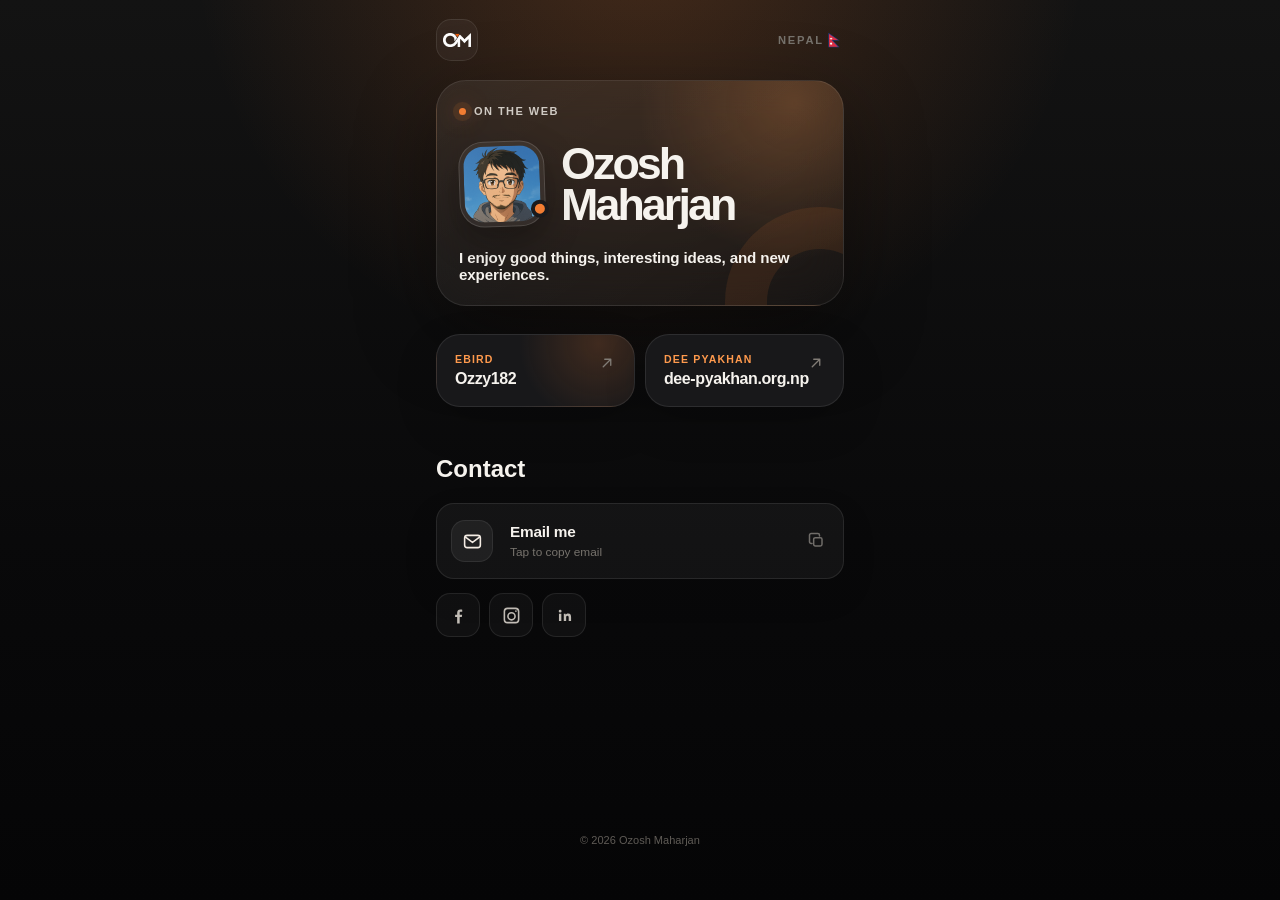
<file: index.html>
<!DOCTYPE html>
<html lang="en">
<head>
    <meta charset="UTF-8">
    <meta name="viewport" content="width=device-width, initial-scale=1.0, viewport-fit=cover">
    <meta name="theme-color" content="#0c0c0d">
    <title>Ozosh Maharjan</title>
    <meta name="description" content="I enjoy good things, interesting ideas, and new experiences.">

    <!-- favicons  -->
    <link rel="icon" href="/favicon.ico">

    <!-- Open Graph -->
    <meta property="og:title" content="Ozosh Maharjan">
    <meta property="og:description" content="I enjoy good things, interesting ideas, and new experiences.">
    <meta property="og:image" content="https://ozoshmaharjan.com.np/assets/img/og-image.png">
    <meta property="og:url" content="https://ozoshmaharjan.com.np/">

    <link rel="stylesheet" href="/assets/style.css">
</head>
<body>
    <main class="shell">
        <header class="topbar reveal">
            <a class="monogram" href="/" aria-label="Ozosh Maharjan home">
                <img src="/assets/img/logo-white.png" alt="OM">
            </a>
            <div class="topbar__labelbox">
                <span class="topbar__label">NEPAL</span>
                <svg width="20" height="20" viewBox="0 0 36 36" xmlns="http://www.w3.org/2000/svg" xmlns:xlink="http://www.w3.org/1999/xlink" aria-hidden="true" role="img" class="iconify iconify--twemoji" preserveAspectRatio="xMidYMid meet"><path fill="#22408B" d="M27.796 19L8 5v26h19.796L15.918 19z"></path><path fill="#DD2F45" d="M25 18L9 7.196V30h16L13.574 18z"></path><path fill="#FFF" d="M14.291 24.041l.586-.816l-1 .098l.1-1l-.817.586l-.414-.916l-.414.916l-.817-.586l.099 1l-1-.098l.586.816l-.916.414l.916.414l-.586.816l1-.098l-.099 1l.817-.586l.414.916l.414-.916l.817.586l-.1-1l1 .098l-.586-.816l.916-.414zm-1.546-7.147l.001.002l.001-.002l.018.002c1.468 0 2.66-1.13 2.784-2.567a3.2 3.2 0 0 1-1.595 1.442l-.175-.244l.611-.276l-.611-.276l.391-.545l-.668.066l.067-.668l-.546.391l-.276-.612l-.276.612l-.546-.391l.067.668l-.668-.066l.391.545l-.611.276l.611.276l-.167.233a3.203 3.203 0 0 1-1.566-1.431a2.795 2.795 0 0 0 2.763 2.565z"></path></svg>
            </div>   
        </header>

        <section class="hero reveal reveal-delay-1" aria-labelledby="profile-name">
            <div class="hero__eyebrow">ON THE WEB</div>

            <div class="profile-row">
                <div class="avatar">
                    <img src="/assets/img/user.jpg" alt="Ozosh Maharjan">
                </div>
                <h1 class="hero__name" id="profile-name">Ozosh<br>Maharjan</h1>
            </div>

            <p class="hero__tagline"><strong>I enjoy good things, interesting ideas, and new experiences.</strong></p>
        </section>

        <section class="section reveal reveal-delay-2" aria-labelledby="featured-title">
            <div class="feature-grid">
                <a class="feature-card" href="https://ebird.org/profile/NzE1NzQ1OA" target="_blank" rel="noopener noreferrer">
                    <span class="feature-card__arrow" aria-hidden="true">
                        <svg viewBox="0 0 24 24"><path d="M7 17 17 7M9 7h8v8"/></svg>
                    </span>
                    <span class="feature-card__meta">
                        <span class="feature-card__kicker">eBird</span>
                        <span class="feature-card__title">Ozzy182</span>
                    </span>
                </a>

                <a class="feature-card" href="https://dee-pyakhan.org.np/" target="_blank" rel="noopener noreferrer">
                    <span class="feature-card__arrow" aria-hidden="true">
                        <svg viewBox="0 0 24 24"><path d="M7 17 17 7M9 7h8v8"/></svg>
                    </span>
                    <span class="feature-card__meta">
                        <span class="feature-card__kicker">Dee Pyakhan</span>
                        <span class="feature-card__title">dee-pyakhan.org.np</span>
                    </span>
                </a>
            </div>
        </section>

        <section class="section reveal reveal-delay-3" aria-labelledby="contact-title">
            <div class="section-head">
                <h2 class="section-title" id="contact-title">Contact</h2>
            </div>

            <button class="action-card" type="button" data-copy-email="your@email.com">
                <span class="action-card__icon" aria-hidden="true">
                    <svg viewBox="0 0 24 24"><rect x="3" y="5" width="18" height="14" rx="3"/><path d="m4 7 8 6 8-6"/></svg>
                </span>
                <span class="action-card__text">
                    <span class="action-card__title">Email me</span>
                    <span class="action-card__caption">Tap to copy email</span>
                </span>
                <span class="action-card__arrow" aria-hidden="true">
                    <svg viewBox="0 0 24 24"><rect x="8" y="8" width="10" height="10" rx="2"/><path d="M6 15H5a2 2 0 0 1-2-2V5a2 2 0 0 1 2-2h8a2 2 0 0 1 2 2v1"/></svg>
                </span>
            </button>

            <nav class="social-row" aria-label="Social media">
                <a class="social-link" href="https://facebook.com/" target="_blank" rel="noopener noreferrer" aria-label="Facebook">
                    <svg viewBox="0 0 24 24" aria-hidden="true"><path d="M13.5 22v-8h2.7l.4-3.1h-3.1V8.9c0-.9.2-1.5 1.6-1.5h1.6V4.6c-.3 0-1.2-.1-2.4-.1-2.4 0-4 1.5-4 4.2v2.2H7.7V14h2.6v8h3.2z"/></svg>
                </a>
                <a class="social-link" href="https://instagram.com/" target="_blank" rel="noopener noreferrer" aria-label="Instagram">
                    <svg viewBox="0 0 24 24" aria-hidden="true"><path d="M7 2h10a5 5 0 0 1 5 5v10a5 5 0 0 1-5 5H7a5 5 0 0 1-5-5V7a5 5 0 0 1 5-5zm0 2C5.3 4 4 5.3 4 7v10c0 1.7 1.3 3 3 3h10c1.7 0 3-1.3 3-3V7c0-1.7-1.3-3-3-3H7zm5 3.5A5.5 5.5 0 1 1 6.5 13 5.5 5.5 0 0 1 12 7.5zm0 2A3.5 3.5 0 1 0 15.5 13 3.5 3.5 0 0 0 12 9.5z"/><circle cx="17.6" cy="6.4" r="1.1"/></svg>
                </a>
                <a class="social-link" href="https://linkedin.com/" target="_blank" rel="noopener noreferrer" aria-label="LinkedIn">
                    <svg viewBox="0 0 24 24" aria-hidden="true"><path d="M6.5 8.3A1.8 1.8 0 1 0 6.5 4.7 1.8 1.8 0 0 0 6.5 8.3zM5 9.8h3V19H5V9.8zM10.5 9.8h2.9v1.3h.1c.4-.8 1.4-1.6 3-1.6 3.2 0 3.8 2.1 3.8 4.8V19h-3v-4.2c0-1 0-2.4-1.5-2.4s-1.7 1.1-1.7 2.3V19h-3V9.8z"/></svg>
                </a>
            </nav>
        </section>

        <footer class="footer">© <span data-current-year></span> Ozosh Maharjan</footer>
    </main>

    <!-- <nav class="bottom-nav" aria-label="Primary">
        <a class="nav-pill" href="index.html" aria-current="page">
            <svg viewBox="0 0 24 24" aria-hidden="true"><path d="m4 10 8-6 8 6v9a1 1 0 0 1-1 1h-5v-6h-4v6H5a1 1 0 0 1-1-1v-9Z"/></svg>
            Home
        </a>
        <a class="nav-pill" href="links.html">
            <svg viewBox="0 0 24 24" aria-hidden="true"><path d="M10 13a5 5 0 0 0 7.1 0l2-2a5 5 0 0 0-7.1-7.1l-1.1 1.1M14 11a5 5 0 0 0-7.1 0l-2 2A5 5 0 0 0 12 20.1l1.1-1.1"/></svg>
            Links
        </a>
    </nav> -->

    <div class="toast" id="toast" role="status" aria-live="polite">Email copied</div>
    <script src="/assets/script.js" defer></script>
</body>
</html>
</file>
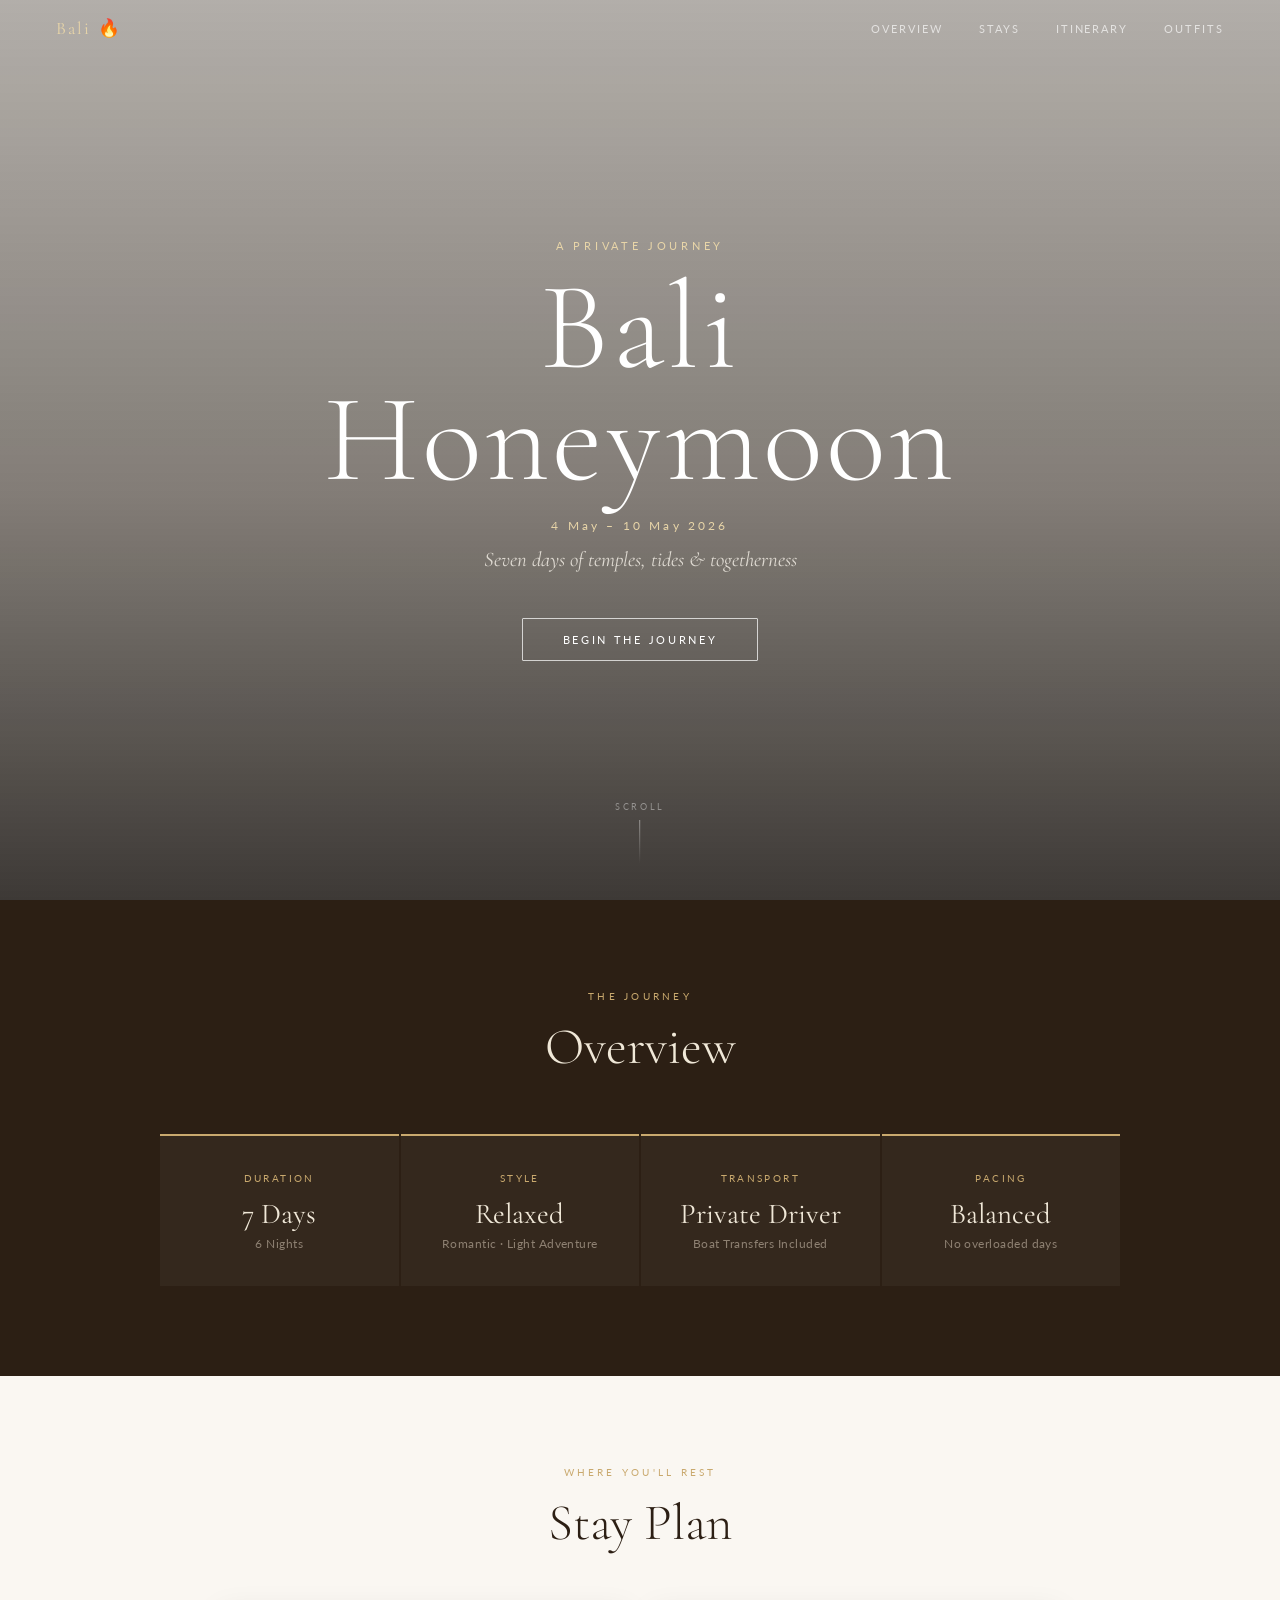
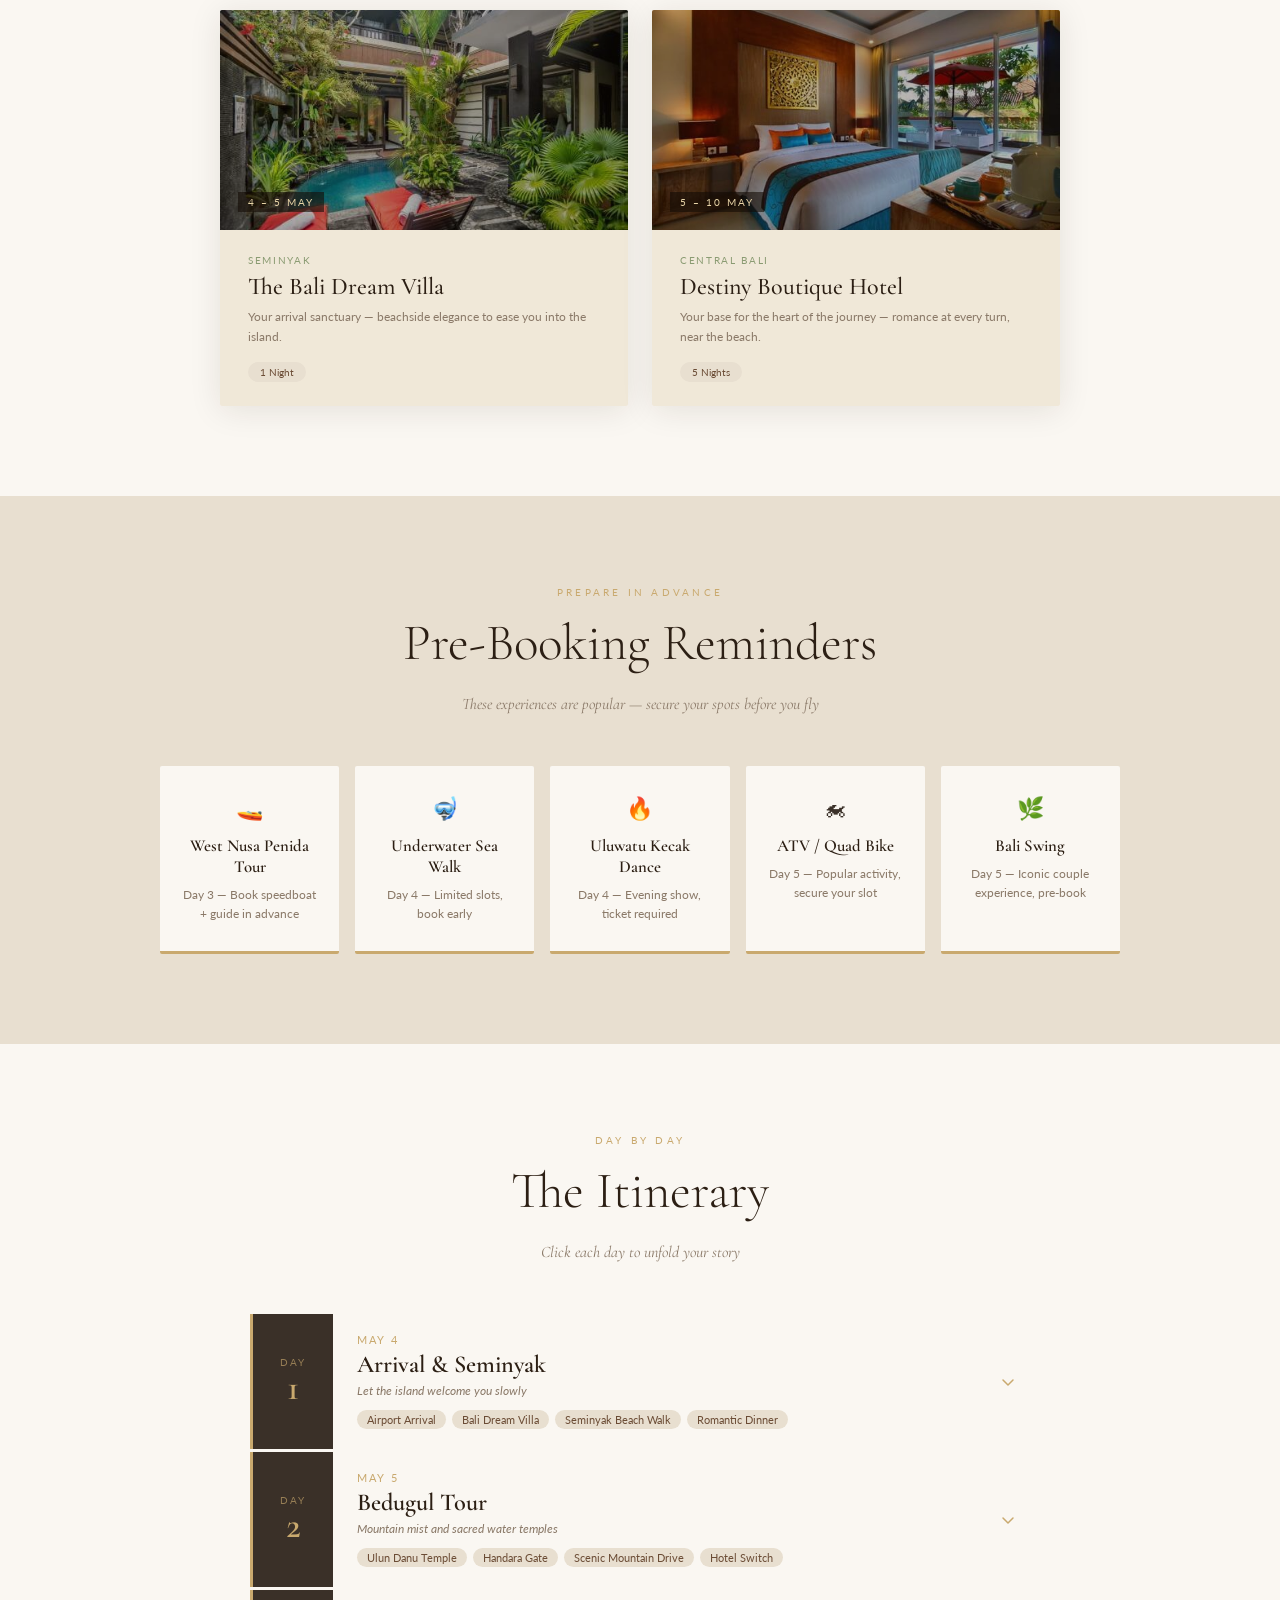
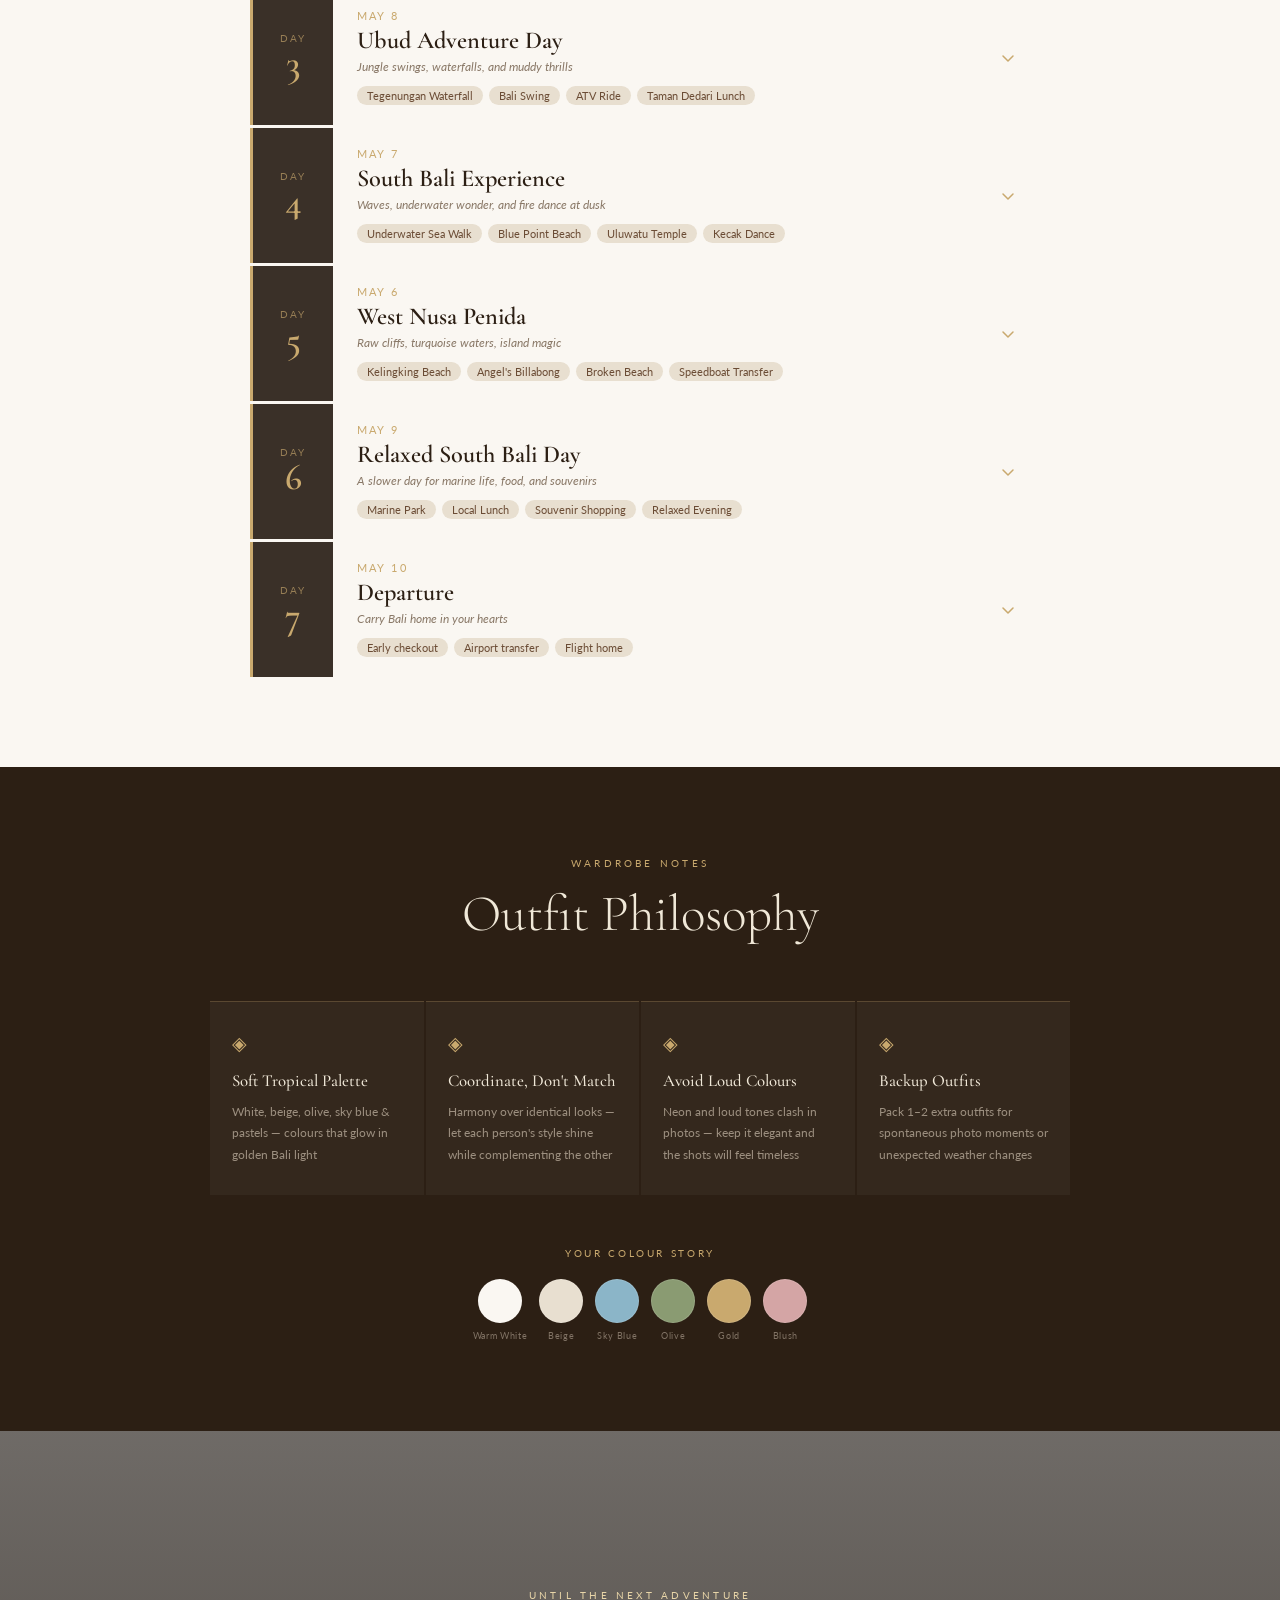
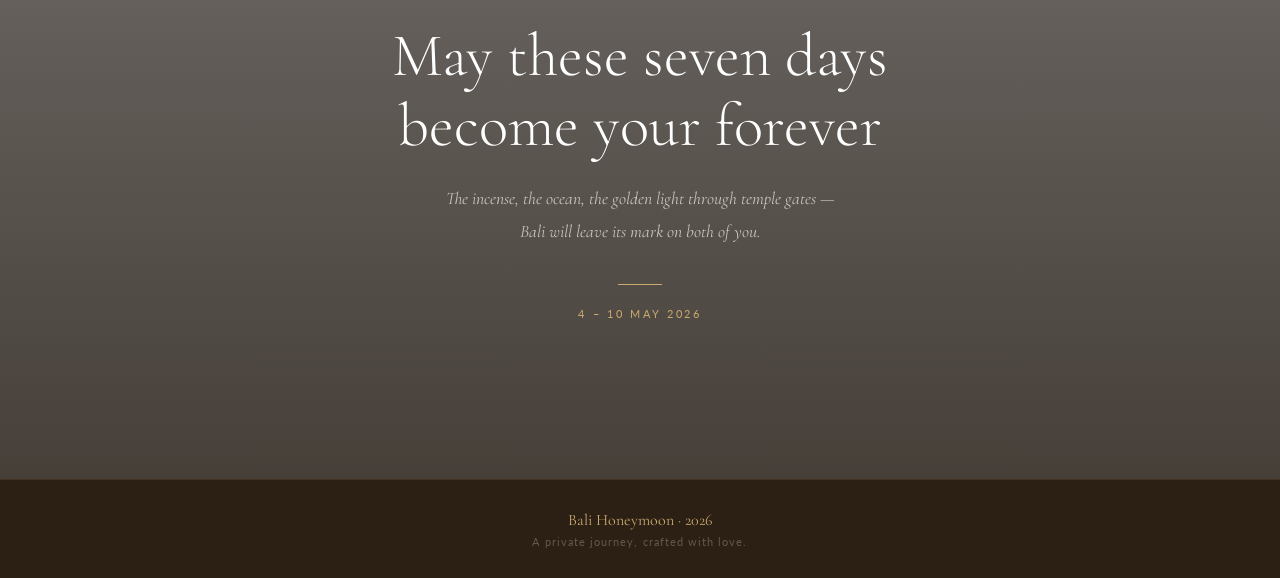
<file: bali/index.html>
<!DOCTYPE html>
<html lang="en">
<head>
<meta charset="UTF-8" />
<meta name="viewport" content="width=device-width, initial-scale=1.0" />
<title>Bali Honeymoon · 4–10 May 2026</title>
<link rel="preconnect" href="https://fonts.googleapis.com" />
<link rel="preconnect" href="https://fonts.gstatic.com" crossorigin />
<link href="https://fonts.googleapis.com/css2?family=Cormorant+Garamond:ital,wght@0,300;0,400;0,500;0,600;1,300;1,400;1,500&family=Lato:wght@300;400;700&display=swap" rel="stylesheet" />
<style>
/* ── RESET & BASE ── */
*, *::before, *::after { box-sizing: border-box; margin: 0; padding: 0; }
html { scroll-behavior: smooth; font-size: 16px; }
body { font-family: 'Lato', sans-serif; background: #FAF7F2; color: #3A3028; overflow-x: hidden; }
img { display: block; max-width: 100%; }
a { text-decoration: none; }
button { cursor: pointer; font-family: inherit; }

/* ── SCROLLBAR ── */
::-webkit-scrollbar { width: 5px; }
::-webkit-scrollbar-track { background: #E8DFD0; }
::-webkit-scrollbar-thumb { background: #C9A96E; border-radius: 3px; }

/* ── CSS VARS ── */
:root {
  --cream: #FAF7F2;
  --beige: #E8DFD0;
  --warm-beige: #F0E8D8;
  --gold: #C9A96E;
  --gold-light: #E8D5A8;
  --dark-brown: #2C1F14;
  --mid-brown: #6B4C35;
  --charcoal: #3A3028;
  --text-muted: #8A7968;
  --olive: #8A9B72;
  --sky: #8BB5C8;
  --blush: #C4768A;
}

/* ── ANIMATIONS ── */
@keyframes fadeUp   { from { opacity:0; transform:translateY(28px); } to { opacity:1; transform:translateY(0); } }
@keyframes fadeIn   { from { opacity:0; } to { opacity:1; } }
@keyframes scrollPulse { 0%,100% { opacity:.35; transform:scaleY(.6) translateY(0); } 50% { opacity:.9; transform:scaleY(1) translateY(6px); } }

.reveal { opacity: 0; transform: translateY(36px); transition: opacity .8s ease, transform .8s ease; }
.reveal.visible { opacity: 1; transform: translateY(0); }
.reveal-d1 { transition-delay: .1s; }
.reveal-d2 { transition-delay: .2s; }
.reveal-d3 { transition-delay: .3s; }
.reveal-d4 { transition-delay: .4s; }

/* ── NAV ── */
#nav {
  position: fixed; top: 0; left: 0; right: 0; z-index: 200;
  display: flex; align-items: center; justify-content: space-between;
  padding: 18px 56px;
  background: transparent;
  transition: background .4s ease, backdrop-filter .4s ease, border-bottom .4s ease;
}
#nav.scrolled {
  background: rgba(28,18,10,.92);
  backdrop-filter: blur(14px);
  border-bottom: 1px solid rgba(201,169,110,.2);
}
.nav-logo {
  font-family: 'Cormorant Garamond', Georgia, serif;
  font-size: 1.1rem; color: var(--gold-light); letter-spacing: .12em;
}
.nav-links { display: flex; gap: 36px; }
.nav-links a {
  font-size: .68rem; color: rgba(255,255,255,.65);
  letter-spacing: .18em; text-transform: uppercase;
  transition: color .25s;
}
.nav-links a:hover { color: var(--gold); }
.nav-toggle { display:none; flex-direction:column; gap:5px; background:none; border:none; padding:4px; }
.nav-toggle span { display:block; width:22px; height:1px; background:rgba(255,255,255,.7); transition:all .3s; }

/* ── HERO ── */
#hero {
  position: relative; height: 100vh; min-height: 600px;
  display: flex; align-items: center; justify-content: center;
  overflow: hidden;
}
.hero-bg {
  position: absolute; inset: 0;
  background-image: url('https://images.unsplash.com/photo-1537996194471-e657df975ab4?w=1800&q=85&auto=format');
  background-size: cover; background-position: center 30%;
  will-change: transform;
}
.hero-overlay {
  position: absolute; inset: 0;
  background: linear-gradient(to bottom, rgba(14,7,2,.3) 0%, rgba(20,12,5,.52) 55%, rgba(8,4,1,.78) 100%);
}
.hero-content {
  position: relative; z-index: 2; text-align: center;
  padding: 0 24px; max-width: 740px;
}
.hero-eyebrow {
  font-size: .68rem; color: var(--gold-light); letter-spacing: .34em;
  text-transform: uppercase; margin-bottom: 20px;
  animation: fadeIn 1.4s ease .2s both;
}
.hero-title {
  font-family: 'Cormorant Garamond', Georgia, serif;
  font-weight: 300;
  font-size: clamp(4rem, 10vw, 7.8rem);
  line-height: .9; color: #fff; letter-spacing: .025em;
  margin-bottom: 22px;
  animation: fadeUp 1.2s ease .4s both;
}
.hero-date {
  font-size: .76rem; color: var(--gold-light); letter-spacing: .26em;
  margin-bottom: 14px;
  animation: fadeUp 1s ease .65s both;
}
.hero-sub {
  font-family: 'Cormorant Garamond', Georgia, serif;
  font-style: italic; font-size: 1.3rem;
  color: rgba(245,240,232,.82); margin-bottom: 46px;
  animation: fadeUp 1s ease .82s both;
}
.hero-cta {
  display: inline-block;
  background: transparent;
  border: 1px solid rgba(255,255,255,.72);
  color: #fff; padding: 14px 40px;
  font-size: .7rem; letter-spacing: .24em; text-transform: uppercase;
  border-radius: 1px;
  transition: all .3s ease;
  animation: fadeUp 1s ease 1s both;
}
.hero-cta:hover { background: rgba(255,255,255,.1); border-color: var(--gold-light); color: var(--gold-light); }
.scroll-cue {
  position: absolute; bottom: 36px; left: 50%; transform: translateX(-50%);
  text-align: center; z-index: 2;
  animation: fadeIn 1s ease 1.6s both;
}
.scroll-cue p { font-size: .58rem; color: rgba(255,255,255,.4); letter-spacing: .28em; text-transform: uppercase; margin-bottom: 8px; }
.scroll-line { width: 1px; height: 44px; background: linear-gradient(to bottom, rgba(255,255,255,.45), transparent); margin: 0 auto; animation: scrollPulse 2.4s ease infinite; }

/* ── SECTION BASE ── */
.section { padding: 90px 56px; }
.section-eyebrow { font-size: .63rem; color: var(--gold); letter-spacing: .32em; text-transform: uppercase; text-align: center; margin-bottom: 14px; }
.section-title {
  font-family: 'Cormorant Garamond', Georgia, serif;
  font-size: clamp(2.2rem, 4vw, 3.3rem); font-weight: 300;
  text-align: center; margin-bottom: 56px;
}
.section-sub { font-family: 'Cormorant Garamond', Georgia, serif; font-style: italic; font-size: 1rem; color: var(--text-muted); text-align: center; margin-top: -36px; margin-bottom: 52px; }
.gold-divider { width: 44px; height: 1px; background: var(--gold); margin: 0 auto 28px; }

/* ── OVERVIEW ── */
#overview { background: var(--dark-brown); }
#overview .section-title { color: #F0E8D8; }
.overview-grid {
  display: grid; grid-template-columns: repeat(auto-fit, minmax(200px, 1fr));
  gap: 2px; max-width: 960px; margin: 0 auto;
}
.overview-card {
  background: rgba(255,255,255,.04); padding: 36px 28px;
  border-top: 2px solid var(--gold); text-align: center;
}
.overview-card .label { font-size: .62rem; color: var(--gold); letter-spacing: .24em; text-transform: uppercase; margin-bottom: 12px; }
.overview-card .value { font-family: 'Cormorant Garamond', Georgia, serif; font-size: 1.8rem; color: #F0E8D8; margin-bottom: 6px; }
.overview-card .sub { font-size: .72rem; color: rgba(232,218,200,.5); letter-spacing: .04em; }

/* ── STAYS ── */
#stays { background: var(--cream); }
#stays .section-title { color: var(--dark-brown); }
.stays-grid { display: grid; grid-template-columns: repeat(auto-fit, minmax(280px, 1fr)); gap: 24px; max-width: 840px; margin: 0 auto; }
.stay-card { overflow: hidden; border-radius: 2px; box-shadow: 0 4px 32px rgba(44,31,20,.1); }
.stay-img {
  height: 220px; background-size: cover; background-position: center;
  position: relative;
}
.stay-img-overlay { position: absolute; inset: 0; background: rgba(20,12,5,.3); }
.stay-badge {
  position: absolute; bottom: 18px; left: 18px;
  font-size: .62rem; color: var(--gold-light); letter-spacing: .2em;
  background: rgba(20,12,5,.6); padding: 4px 10px; text-transform: uppercase;
}
.stay-body { background: #F0E8D8; padding: 24px 28px; }
.stay-location { font-size: .65rem; color: var(--olive); letter-spacing: .16em; text-transform: uppercase; margin-bottom: 6px; }
.stay-name { font-family: 'Cormorant Garamond', Georgia, serif; font-size: 1.5rem; color: var(--dark-brown); font-weight: 500; margin-bottom: 6px; }
.stay-note { font-size: .74rem; color: var(--text-muted); line-height: 1.65; margin-bottom: 14px; }
.stay-nights { font-size: .65rem; background: var(--beige); color: var(--mid-brown); padding: 4px 12px; border-radius: 20px; display: inline-block; }

/* ── PRE-BOOKING ── */
#prebooking { background: var(--beige); }
#prebooking .section-title { color: var(--dark-brown); }
.prebooking-grid { display: grid; grid-template-columns: repeat(auto-fit, minmax(170px, 1fr)); gap: 16px; max-width: 960px; margin: 0 auto; }
.prebooking-card {
  background: var(--cream); padding: 28px 20px;
  border-bottom: 3px solid var(--gold); border-radius: 2px; text-align: center;
  transition: transform .25s ease, box-shadow .25s ease;
}
.prebooking-card:hover { transform: translateY(-4px); box-shadow: 0 10px 28px rgba(44,31,20,.12); }
.prebooking-icon { font-size: 22px; margin-bottom: 14px; }
.prebooking-name { font-family: 'Cormorant Garamond', Georgia, serif; font-size: 1.05rem; color: var(--dark-brown); font-weight: 600; margin-bottom: 8px; }
.prebooking-note { font-size: .72rem; color: var(--text-muted); line-height: 1.65; }

/* ── ITINERARY ── */
#itinerary { background: var(--cream); }
#itinerary .section-title { color: var(--dark-brown); }
.days-list { max-width: 780px; margin: 0 auto; display: flex; flex-direction: column; gap: 3px; }

/* Day card */
.day-card { border-left: 3px solid var(--gold); background: var(--cream); overflow: hidden; }
.day-header {
  display: grid; grid-template-columns: 80px 1fr 44px;
  align-items: stretch; cursor: pointer;
}
.day-num {
  background: var(--charcoal); color: var(--gold);
  display: flex; flex-direction: column; align-items: center; justify-content: center;
  padding: 26px 10px; transition: background .3s ease;
  flex-shrink: 0;
}
.day-card.open .day-num { background: var(--dark-brown); }
.day-num .lbl { font-size: .6rem; letter-spacing: .18em; text-transform: uppercase; opacity: .65; margin-bottom: 2px; }
.day-num .n { font-family: 'Cormorant Garamond', Georgia, serif; font-size: 2.3rem; line-height: 1; font-weight: 600; }
.day-info { padding: 20px 24px; }
.day-date { font-size: .66rem; color: var(--gold); letter-spacing: .2em; text-transform: uppercase; margin-bottom: 4px; }
.day-title { font-family: 'Cormorant Garamond', Georgia, serif; font-size: 1.52rem; color: var(--dark-brown); font-weight: 600; margin-bottom: 4px; }
.day-mood { font-size: .78rem; color: var(--text-muted); font-style: italic; margin-bottom: 12px; }
.day-tags { display: flex; flex-wrap: wrap; gap: 6px; }
.day-tag { font-size: .67rem; background: var(--beige); color: var(--mid-brown); padding: 3px 10px; border-radius: 20px; }
.day-chevron {
  display: flex; align-items: center; justify-content: center;
  color: var(--gold); padding: 0 14px; flex-shrink: 0;
}
.day-chevron svg { transition: transform .35s ease; }
.day-card.open .day-chevron svg { transform: rotate(180deg); }

/* Day body */
.day-body { overflow: hidden; max-height: 0; transition: max-height .55s cubic-bezier(.4,0,.2,1); }
.day-body-inner { padding: 0 24px 4px 103px; border-top: 1px solid var(--beige); }

/* Vibe/Tip row */
.vibe-tip { display: grid; grid-template-columns: 1fr 1fr; gap: 14px; padding: 18px 0 4px; }
.vibe-box, .tip-box { border-radius: 6px; padding: 12px 16px; }
.vibe-box { background: var(--beige); }
.tip-box { background: rgba(201,169,110,.1); border-left: 2px solid var(--gold); }
.vt-label { font-family: 'Cormorant Garamond', Georgia, serif; font-size: .63rem; color: var(--gold); letter-spacing: .18em; text-transform: uppercase; margin-bottom: 4px; }
.vt-text { font-size: .8rem; color: var(--mid-brown); }

/* Accordion */
.accordion { border-top: 1px solid rgba(201,169,110,.25); }
.accordion-trigger {
  width: 100%; display: flex; align-items: center; justify-content: space-between;
  padding: 14px 0; background: none; border: none;
  font-family: 'Cormorant Garamond', Georgia, serif;
  font-size: .93rem; color: var(--gold); letter-spacing: .1em; text-transform: uppercase;
  transition: opacity .2s;
}
.accordion-trigger:hover { opacity: .8; }
.accordion-trigger .acc-label { display: flex; align-items: center; gap: 10px; font-size: .88rem; }
.acc-plus {
  width: 22px; height: 22px; border-radius: 50%;
  border: 1px solid var(--gold); color: var(--gold);
  display: flex; align-items: center; justify-content: center;
  font-size: 16px; line-height: 1; flex-shrink: 0;
  transition: transform .3s ease;
}
.accordion.open .acc-plus { transform: rotate(45deg); }
.accordion-body { overflow: hidden; max-height: 0; transition: max-height .5s cubic-bezier(.4,0,.2,1); }
.accordion-inner { padding-bottom: 16px; }

/* Timeline */
.timeline-row { display: grid; grid-template-columns: 90px 1fr; gap: 12px; padding: 7px 0; border-bottom: 1px solid var(--beige); }
.timeline-row:last-child { border-bottom: none; }
.t-time { font-size: .73rem; color: var(--gold); font-weight: 700; letter-spacing: .04em; }
.t-act { font-size: .8rem; color: var(--charcoal); }

/* Outfit */
.outfit-grid { display: grid; grid-template-columns: 1fr 1fr; gap: 16px; }
.outfit-col-label { font-size: .65rem; letter-spacing: .16em; text-transform: uppercase; font-weight: 700; margin-bottom: 8px; }
.outfit-col-label.him { color: var(--sky); }
.outfit-col-label.her { color: var(--blush); }
.outfit-col-label.carry { color: var(--olive); }
.outfit-item { font-size: .78rem; color: var(--charcoal); padding: 4px 0; border-bottom: 1px solid var(--beige); }
.outfit-item:last-child { border-bottom: none; }
.carry-tags { display: flex; flex-wrap: wrap; gap: 6px; margin-top: 14px; }
.carry-tag { font-size: .72rem; background: var(--beige); color: var(--mid-brown); padding: 3px 10px; border-radius: 20px; }
.outfit-extra { margin-top: 14px; border-top: 1px solid var(--beige); padding-top: 14px; }
.outfit-extra-label { font-family: 'Cormorant Garamond', Georgia, serif; font-size: .68rem; color: var(--gold); letter-spacing: .18em; text-transform: uppercase; margin-bottom: 10px; }

/* ── OUTFIT PHILOSOPHY ── */
#outfits { background: var(--dark-brown); }
#outfits .section-title { color: #F0E8D8; }
.philosophy-grid { display: grid; grid-template-columns: repeat(auto-fit, minmax(200px, 1fr)); gap: 2px; max-width: 860px; margin: 0 auto 52px; }
.philosophy-card { background: rgba(255,255,255,.04); padding: 30px 22px; border-top: 1px solid rgba(201,169,110,.25); }
.philosophy-icon { font-family: 'Cormorant Garamond', Georgia, serif; color: var(--gold); font-size: 1.2rem; margin-bottom: 14px; }
.philosophy-title { font-family: 'Cormorant Garamond', Georgia, serif; font-size: 1.05rem; color: #F0E8D8; font-weight: 500; margin-bottom: 10px; }
.philosophy-body { font-size: .76rem; color: rgba(232,218,200,.58); line-height: 1.75; }
.palette-section { text-align: center; }
.palette-label { font-size: .63rem; color: var(--gold); letter-spacing: .26em; text-transform: uppercase; margin-bottom: 20px; }
.palette-swatches { display: flex; justify-content: center; flex-wrap: wrap; gap: 12px; }
.swatch { text-align: center; }
.swatch-circle { width: 44px; height: 44px; border-radius: 50%; margin: 0 auto 7px; border: 1px solid rgba(255,255,255,.12); }
.swatch-name { font-size: .58rem; color: rgba(232,218,200,.45); letter-spacing: .07em; }

/* ── CLOSING ── */
#closing {
  position: relative; height: 72vh; min-height: 480px;
  display: flex; align-items: center; justify-content: center; overflow: hidden;
}
.closing-bg {
  position: absolute; inset: 0;
  background-image: url('https://images.unsplash.com/photo-1537996194471-e657df975ab4?w=1600&q=80');
  background-size: cover; background-position: center 40%;
}
.closing-overlay { position: absolute; inset: 0; background: linear-gradient(to bottom, rgba(10,5,2,.58), rgba(20,12,5,.78)); }
.closing-content { position: relative; z-index: 2; text-align: center; padding: 0 24px; max-width: 640px; }
.closing-eyebrow { font-size: .63rem; color: var(--gold-light); letter-spacing: .32em; text-transform: uppercase; margin-bottom: 20px; }
.closing-title {
  font-family: 'Cormorant Garamond', Georgia, serif; font-weight: 300;
  font-size: clamp(2.2rem, 5vw, 3.8rem); line-height: 1.15;
  color: #fff; margin-bottom: 22px;
}
.closing-body {
  font-family: 'Cormorant Garamond', Georgia, serif;
  font-style: italic; font-size: 1.1rem;
  color: rgba(245,240,232,.72); line-height: 1.85; margin-bottom: 36px;
}
.closing-line { width: 44px; height: 1px; background: var(--gold); margin: 0 auto 22px; }
.closing-date { font-size: .7rem; color: var(--gold); letter-spacing: .24em; }

/* ── FOOTER ── */
footer {
  background: var(--dark-brown); padding: 30px 56px; text-align: center;
  border-top: 1px solid rgba(201,169,110,.15);
}
footer .f-title { font-family: 'Cormorant Garamond', Georgia, serif; font-size: 1rem; color: var(--gold); margin-bottom: 6px; }
footer .f-sub { font-size: .66rem; color: rgba(232,218,200,.3); letter-spacing: .1em; }

/* ── RESPONSIVE ── */
@media (max-width: 768px) {
  .section { padding: 70px 24px; }
  #nav { padding: 16px 24px; }
  .nav-links { display: none; }
  .nav-toggle { display: flex; }
  .nav-links.open { display: flex; flex-direction: column; gap: 18px; position: absolute; top: 100%; left: 0; right: 0; background: rgba(28,18,10,.97); padding: 24px; border-top: 1px solid rgba(201,169,110,.2); }
  .day-header { grid-template-columns: 64px 1fr 36px; }
  .day-num .n { font-size: 1.8rem; }
  .day-body-inner { padding-left: 84px; }
  .vibe-tip { grid-template-columns: 1fr; }
  .outfit-grid { grid-template-columns: 1fr; }
  footer { padding: 28px 24px; }
  .day-title { font-size: 1.2rem; }
  .timeline-row { grid-template-columns: 80px 1fr; }
}
@media (max-width: 480px) {
  .day-body-inner { padding-left: 24px; }
  .day-header { grid-template-columns: 54px 1fr 32px; }
  .day-num .n { font-size: 1.5rem; }
}
</style>
</head>
<body>

<!-- NAV -->
<nav id="nav">
  <span class="nav-logo">Bali 🔥</span>
  <div class="nav-links" id="nav-links">
    <a href="#overview">Overview</a>
    <a href="#stays">Stays</a>
    <a href="#itinerary">Itinerary</a>
    <a href="#outfits">Outfits</a>
  </div>
  <button class="nav-toggle" id="nav-toggle" aria-label="Menu">
    <span></span><span></span><span></span>
  </button>
</nav>

<!-- HERO -->
<section id="hero">
  <div class="hero-bg" id="hero-bg"></div>
  <div class="hero-overlay"></div>
  <div class="hero-content">
    <p class="hero-eyebrow">A Private Journey</p>
    <h1 class="hero-title">Bali<br>Honeymoon</h1>
    <p class="hero-date">4 May – 10 May 2026</p>
    <p class="hero-sub">Seven days of temples, tides &amp; togetherness</p>
    <a href="#itinerary" class="hero-cta">Begin the Journey</a>
  </div>
  <div class="scroll-cue">
    <p>Scroll</p>
    <div class="scroll-line"></div>
  </div>
</section>

<!-- OVERVIEW -->
<section id="overview" class="section">
  <p class="section-eyebrow">The Journey</p>
  <h2 class="section-title">Overview</h2>
  <div class="overview-grid">
    <div class="overview-card reveal">
      <p class="label">Duration</p>
      <p class="value">7 Days</p>
      <p class="sub">6 Nights</p>
    </div>
    <div class="overview-card reveal reveal-d1">
      <p class="label">Style</p>
      <p class="value">Relaxed</p>
      <p class="sub">Romantic · Light Adventure</p>
    </div>
    <div class="overview-card reveal reveal-d2">
      <p class="label">Transport</p>
      <p class="value">Private Driver</p>
      <p class="sub">Boat Transfers Included</p>
    </div>
    <div class="overview-card reveal reveal-d3">
      <p class="label">Pacing</p>
      <p class="value">Balanced</p>
      <p class="sub">No overloaded days</p>
    </div>
  </div>
</section>

<!-- STAYS -->
<section id="stays" class="section">
  <p class="section-eyebrow">Where You'll Rest</p>
  <h2 class="section-title">Stay Plan</h2>
  <div class="stays-grid">
    <div class="stay-card reveal">
      <div class="stay-img" style="background-image:url('/bali/img/hotel-1.jpg')">
        <div class="stay-img-overlay"></div>
        <span class="stay-badge">4 – 5 May</span>
      </div>
      <div class="stay-body">
        <p class="stay-location">Seminyak</p>
        <h3 class="stay-name">The Bali Dream Villa</h3>
        <p class="stay-note">Your arrival sanctuary — beachside elegance to ease you into the island.</p>
        <span class="stay-nights">1 Night</span>
      </div>
    </div>
    <div class="stay-card reveal reveal-d2">
      <div class="stay-img" style="background-image:url('/bali/img/hotel-2.jpg')">
        <div class="stay-img-overlay"></div>
        <span class="stay-badge">5 – 10 May</span>
      </div>
      <div class="stay-body">
        <p class="stay-location">Central Bali</p>
        <h3 class="stay-name">Destiny Boutique Hotel</h3>
        <p class="stay-note">Your base for the heart of the journey — romance at every turn, near the beach.</p>
        <span class="stay-nights">5 Nights</span>
      </div>
    </div>
  </div>
</section>

<!-- PRE-BOOKING -->
<section id="prebooking" class="section">
  <p class="section-eyebrow">Prepare in Advance</p>
  <h2 class="section-title">Pre-Booking Reminders</h2>
  <p class="section-sub">These experiences are popular — secure your spots before you fly</p>
  <div class="prebooking-grid">
    <div class="prebooking-card reveal">
      <div class="prebooking-icon">🚤</div>
      <h4 class="prebooking-name">West Nusa Penida Tour</h4>
      <p class="prebooking-note">Day 3 — Book speedboat + guide in advance</p>
    </div>
    <div class="prebooking-card reveal reveal-d1">
      <div class="prebooking-icon">🤿</div>
      <h4 class="prebooking-name">Underwater Sea Walk</h4>
      <p class="prebooking-note">Day 4 — Limited slots, book early</p>
    </div>
    <div class="prebooking-card reveal reveal-d2">
      <div class="prebooking-icon">🔥</div>
      <h4 class="prebooking-name">Uluwatu Kecak Dance</h4>
      <p class="prebooking-note">Day 4 — Evening show, ticket required</p>
    </div>
    <div class="prebooking-card reveal reveal-d3">
      <div class="prebooking-icon">🏍</div>
      <h4 class="prebooking-name">ATV / Quad Bike</h4>
      <p class="prebooking-note">Day 5 — Popular activity, secure your slot</p>
    </div>
    <div class="prebooking-card reveal reveal-d4">
      <div class="prebooking-icon">🌿</div>
      <h4 class="prebooking-name">Bali Swing</h4>
      <p class="prebooking-note">Day 5 — Iconic couple experience, pre-book</p>
    </div>
  </div>
</section>

<!-- ITINERARY -->
<section id="itinerary" class="section">
  <p class="section-eyebrow">Day by Day</p>
  <h2 class="section-title">The Itinerary</h2>
  <p class="section-sub">Click each day to unfold your story</p>

  <div class="days-list" id="days-list">
    <!-- Days injected by JS -->
  </div>
</section>

<!-- OUTFITS -->
<section id="outfits" class="section">
  <p class="section-eyebrow">Wardrobe Notes</p>
  <h2 class="section-title">Outfit Philosophy</h2>
  <div class="philosophy-grid">
    <div class="philosophy-card reveal">
      <div class="philosophy-icon">◈</div>
      <h4 class="philosophy-title">Soft Tropical Palette</h4>
      <p class="philosophy-body">White, beige, olive, sky blue &amp; pastels — colours that glow in golden Bali light</p>
    </div>
    <div class="philosophy-card reveal reveal-d1">
      <div class="philosophy-icon">◈</div>
      <h4 class="philosophy-title">Coordinate, Don't Match</h4>
      <p class="philosophy-body">Harmony over identical looks — let each person's style shine while complementing the other</p>
    </div>
    <div class="philosophy-card reveal reveal-d2">
      <div class="philosophy-icon">◈</div>
      <h4 class="philosophy-title">Avoid Loud Colours</h4>
      <p class="philosophy-body">Neon and loud tones clash in photos — keep it elegant and the shots will feel timeless</p>
    </div>
    <div class="philosophy-card reveal reveal-d3">
      <div class="philosophy-icon">◈</div>
      <h4 class="philosophy-title">Backup Outfits</h4>
      <p class="philosophy-body">Pack 1–2 extra outfits for spontaneous photo moments or unexpected weather changes</p>
    </div>
  </div>
  <div class="palette-section reveal">
    <p class="palette-label">Your Colour Story</p>
    <div class="palette-swatches">
      <div class="swatch"><div class="swatch-circle" style="background:#FAF7F2"></div><p class="swatch-name">Warm White</p></div>
      <div class="swatch"><div class="swatch-circle" style="background:#E8DFD0"></div><p class="swatch-name">Beige</p></div>
      <div class="swatch"><div class="swatch-circle" style="background:#8BB5C8"></div><p class="swatch-name">Sky Blue</p></div>
      <div class="swatch"><div class="swatch-circle" style="background:#8A9B72"></div><p class="swatch-name">Olive</p></div>
      <div class="swatch"><div class="swatch-circle" style="background:#C9A96E"></div><p class="swatch-name">Gold</p></div>
      <div class="swatch"><div class="swatch-circle" style="background:#D4A5A5"></div><p class="swatch-name">Blush</p></div>
    </div>
  </div>
</section>

<!-- CLOSING -->
<section id="closing">
  <div class="closing-bg"></div>
  <div class="closing-overlay"></div>
  <div class="closing-content reveal">
    <p class="closing-eyebrow">Until the Next Adventure</p>
    <h2 class="closing-title">May these seven days<br>become your forever</h2>
    <p class="closing-body">The incense, the ocean, the golden light through temple gates —<br>Bali will leave its mark on both of you.</p>
    <div class="closing-line"></div>
    <p class="closing-date">4 – 10 MAY 2026</p>
  </div>
</section>

<!-- FOOTER -->
<footer>
  <p class="f-title">Bali Honeymoon · 2026</p>
  <p class="f-sub">A private journey, crafted with love.</p>
</footer>

<script>
/* ─────────────────────────────────────────
   DATA
───────────────────────────────────────── */
const DAYS = [
  {
    num: 1, title: "Arrival & Seminyak", date: "May 4",
    vibe: "Soft, romantic, effortless",
    mood: "Let the island welcome you slowly",
    highlights: ["Airport Arrival","Bali Dream Villa","Seminyak Beach Walk","Romantic Dinner"],
    tip: "Keep this day light — focus on rest after travel.",
    timeline: [
      {time:"1:30 PM", act:"Arrive in Bali"},
      {time:"3:00 PM", act:"Transfer to hotel"},
      {time:"4:00 PM", act:"Check-in & freshen up"},
      {time:"5:30 PM", act:"Beach / Seminyak walk"},
      {time:"6:30 PM", act:"Romantic dinner"},
    ],
    him: ["White/light linen shirt","Beige shorts or chinos","Sandals / loafers"],
    her: ["Flowy sundress (white / pastel / floral)","Sandals"],
    extra: { label:"Evening Upgrade", him:["Linen shirt + chinos"], her:["Elegant dress"] }
  },
  {
    num: 2, title: "Bedugul Tour", date: "May 5",
    vibe: "Scenic, aesthetic, cozy",
    mood: "Mountain mist and sacred water temples",
    highlights: ["Ulun Danu Temple","Handara Gate","Scenic Mountain Drive","Hotel Switch"],
    tip: "Smooth transfer day — enjoy the journey.",
    timeline: [
      {time:"8:00 AM", act:"Breakfast"},
      {time:"9:00 AM", act:"Check out of Seminyak villa"},
      {time:"11:30 AM", act:"Handara Gate"},
      {time:"12:45 PM", act:"Ulun Danu Temple"},
      {time:"1:30 PM", act:"Lunch"},
      {time:"2:45 PM", act:"Leke Leke Waterfall"},
      {time:"5:30 PM", act:"Check-in at Destiny Boutique Hotel"},
      {time:"Evening", act:"Dinner & relax"},
    ],
    him: ["Olive/beige t-shirt","Light jacket (important – cooler area)","Shorts or trousers","Sneakers"],
    her: ["Long flowy dress","Light shawl/jacket","Sandals"],
  },
  {
    num: 3, title: "Ubud Adventure Day", date: "May 8",
    vibe: "Instagram + adventure",
    mood: "Jungle swings, waterfalls, and muddy thrills",
    highlights: ["Tegenungan Waterfall","Bali Swing","ATV Ride","Taman Dedari Lunch"],
    tip: "ATV will get very muddy — plan clothing change accordingly.",
    timeline: [
      {time:"9:30 AM", act:"Leave for Ubud"},
      {time:"10:20 AM", act:"Poh Gading Waterfall"},
      {time:"12:00 PM", act:"Bali Swing Photoshoot"},
      {time:"1:30 PM", act:"Lunch at Taman Dedari"},
      {time:"3:30 PM", act:"ATV Ride"},
      {time:"6:00 PM", act:"Return to hotel"},
    ],
    him: ["White/pastel shirt (swing)","Neutral shorts","→ Change: t-shirt + shorts for ATV"],
    her: ["Long flowy dress (swing)","→ Change: activewear for ATV"],
    carry: ["Extra change of clothes","Plastic bag for muddy clothes"],
  },
  {
    num: 4, title: "South Bali Experience", date: "May 7",
    vibe: "Beach + culture",
    mood: "Waves, underwater wonder, and fire dance at dusk",
    highlights: ["Underwater Sea Walk","Blue Point Beach","Uluwatu Temple","Kecak Dance"],
    tip: "Stay on schedule to avoid rushing. At Malini Uluwatu, go for cliff-edge seating",
    timeline: [
      {time:"9:00 AM", act:"Breakfast"},
      {time:"11:00 AM", act:"Underwater Sea Walk"},
      {time:"1:20 PM", act:"Local Lunch by Viky"},
      {time:"3:00 PM", act:"Blue Point Beach (Suluban)"},
      {time:"4:00 PM", act:"Uluwatu Temple"},
      {time:"6:00 PM", act:"Kecak Dance"},
      {time:"Evening", act:"Dinner"},
    ],
    him: ["Swim shorts","Open shirt","Flip-flops"],
    her: ["Swimsuit + cover-up","Beach dress"],
    extra: { label:"Temple Add-on", him:["T-shirt (sarong provided)"], her:["Scarf / covered shoulders"] }
  },
  {
    num: 5, title: "West Nusa Penida", date: "May 6",
    vibe: "Adventure, practical",
    mood: "Raw cliffs, turquoise waters, island magic",
    highlights: ["Kelingking Beach","Angel's Billabong","Broken Beach","Speedboat Transfer"],
    tip: "Most tiring day — keep the evening relaxed. <br>Add diamond beach if possible and don’t try to go down Kelingking fully .",
    timeline: [
      {time:"6:30 AM", act:"Pickup"},
      {time:"7:30 AM", act:"First speedboat to Nusa Penida"},
      {time:"8:50 AM", act:"Arrive to Nusa Penida"},
      {time:"9:20 AM", act:"Broken Beach"},
      {time:"9:40 AM", act:"Angel's Billabong"},
      {time:"11:40 AM", act:"Kelingking Beach"},
      {time:"12:30 PM", act:"Lunch On Ticket"},
      {time:"1:30 PM", act:"Crystal Bay Beach"},
      {time:"3:30 PM", act:"Return boat"},
      {time:"6:00 PM", act:"Back at hotel"},
    ],
    him: ["Quick-dry t-shirt","Athletic shorts","Sneakers"],
    her: ["Tank top / breathable tee","Shorts / activewear","Sneakers"],
    carry: ["Change of clothes","Flip-flops","Sunglasses","Small cash (very useful here)"],
  },
  {
    num: 6, title: "Relaxed South Bali Day", date: "May 9",
    vibe: "Easy, flexible, local",
    mood: "A slower day for marine life, food, and souvenirs",
    highlights: ["Marine Park","Local Lunch","Souvenir Shopping","Relaxed Evening"],
    tip: "Keep this day light and comfortable — perfect before departure.",
    timeline: [
      {time:"8:30 AM", act:"Leave from hotel"},
      {time:"9:30 AM", act:"Marine Park"},
      {time:"1:00 PM", act:"Lunch at Locals by Vicky"},
      {time:"3:00 PM", act:"Souvenir shopping"},
      {time:"5:00 PM", act:"Finish shopping"},
      {time:"6:00 PM", act:"Back to hotel"},
    ],
    him: ["Comfortable t-shirt or linen shirt","Shorts or light trousers","Sneakers / sandals"],
    her: ["Casual dress or comfy outfit","Sandals / sneakers"],
    carry: ["Small backpack","Water bottle","Extra cash for souvenirs"]
  },
  {
    num: 7, title: "Departure", date: "May 10",
    vibe: "Relaxed + clean",
    mood: "Carry Bali home in your hearts",
    highlights: ["Early checkout","Airport transfer","Flight home"],
    tip: "Confirm transfer + request breakfast box the night before.",
    timeline: [
      {time:"3:45 AM", act:"Leave hotel"},
      {time:"5:00 AM", act:"Arrive at airport"},
      {time:"8:25 AM", act:"Flight departs"},
    ],
    him: ["Comfortable travel outfit","Light jacket"],
    her: ["Comfortable travel outfit"],
  }
];

/* ─────────────────────────────────────────
   BUILD DAY CARDS
───────────────────────────────────────── */
function buildTimeline(rows) {
  return rows.map(r => `
    <div class="timeline-row">
      <span class="t-time">${r.time}</span>
      <span class="t-act">${r.act}</span>
    </div>`).join('');
}

function buildOutfit(day) {
  let html = `<div class="outfit-grid">
    <div>
      <p class="outfit-col-label him">Him</p>
      ${day.him.map(i=>`<div class="outfit-item">${i}</div>`).join('')}
    </div>
    <div>
      <p class="outfit-col-label her">Her</p>
      ${day.her.map(i=>`<div class="outfit-item">${i}</div>`).join('')}
    </div>
  </div>`;

  if (day.carry) {
    html += `<div class="carry-tags">
      <p class="outfit-col-label carry" style="width:100%;margin-bottom:8px;">Carry</p>
      ${day.carry.map(i=>`<span class="carry-tag">${i}</span>`).join('')}
    </div>`;
  }

  if (day.extra) {
    html += `<div class="outfit-extra">
      <p class="outfit-extra-label">${day.extra.label}</p>
      <div class="outfit-grid">
        <div>
          <p class="outfit-col-label him">Him</p>
          ${day.extra.him.map(i=>`<div class="outfit-item">${i}</div>`).join('')}
        </div>
        <div>
          <p class="outfit-col-label her">Her</p>
          ${day.extra.her.map(i=>`<div class="outfit-item">${i}</div>`).join('')}
        </div>
      </div>
    </div>`;
  }
  return html;
}

function buildDayCard(day, index) {
  const tags = day.highlights.map(h => `<span class="day-tag">${h}</span>`).join('');
  const timelineHTML = buildTimeline(day.timeline);
  const outfitHTML = buildOutfit(day);

  return `
  <div class="day-card reveal" style="transition-delay:${index * 0.07}s" data-day="${day.num}">
    <div class="day-header" role="button" tabindex="0" aria-expanded="false">
      <div class="day-num">
        <span class="lbl">Day</span>
        <span class="n">${day.num}</span>
      </div>
      <div class="day-info">
        <p class="day-date">${day.date}</p>
        <h3 class="day-title">${day.title}</h3>
        <p class="day-mood">${day.mood}</p>
        <div class="day-tags">${tags}</div>
      </div>
      <div class="day-chevron">
        <svg width="16" height="16" viewBox="0 0 16 16" fill="none" aria-hidden="true">
          <path d="M3 6l5 5 5-5" stroke="#C9A96E" stroke-width="1.5" stroke-linecap="round" stroke-linejoin="round"/>
        </svg>
      </div>
    </div>

    <div class="day-body">
      <div class="day-body-inner">
        <div class="vibe-tip">
          <div class="vibe-box">
            <p class="vt-label">Vibe</p>
            <p class="vt-text">${day.vibe}</p>
          </div>
          <div class="tip-box">
            <p class="vt-label">Tip</p>
            <p class="vt-text">${day.tip}</p>
          </div>
        </div>

        <div class="accordion" data-acc="timeline-${day.num}">
          <button class="accordion-trigger" aria-expanded="false">
            <span class="acc-label"><span>◎</span> Timeline</span>
            <span class="acc-plus">＋</span>
          </button>
          <div class="accordion-body">
            <div class="accordion-inner">${timelineHTML}</div>
          </div>
        </div>

        <div class="accordion" data-acc="outfit-${day.num}">
          <button class="accordion-trigger" aria-expanded="false">
            <span class="acc-label"><span>✦</span> Outfit Guide</span>
            <span class="acc-plus">＋</span>
          </button>
          <div class="accordion-body">
            <div class="accordion-inner">${outfitHTML}</div>
          </div>
        </div>

      </div>
    </div>
  </div>`;
}

// Inject all days
const daysList = document.getElementById('days-list');
daysList.innerHTML = DAYS.map((d, i) => buildDayCard(d, i)).join('');

/* ─────────────────────────────────────────
   DAY CARD TOGGLE
───────────────────────────────────────── */
daysList.addEventListener('click', e => {
  const header = e.target.closest('.day-header');
  if (!header) return;
  const card = header.closest('.day-card');
  const body = card.querySelector('.day-body');
  const isOpen = card.classList.contains('open');

  // Close all
  document.querySelectorAll('.day-card.open').forEach(c => {
    c.classList.remove('open');
    c.querySelector('.day-body').style.maxHeight = '0';
    c.querySelector('.day-header').setAttribute('aria-expanded','false');
  });

  if (!isOpen) {
    card.classList.add('open');
    body.style.maxHeight = body.scrollHeight + 1200 + 'px';
    header.setAttribute('aria-expanded','true');
  }
});

daysList.addEventListener('keydown', e => {
  if (e.key === 'Enter' || e.key === ' ') {
    const header = e.target.closest('.day-header');
    if (header) { e.preventDefault(); header.click(); }
  }
});

/* ─────────────────────────────────────────
   ACCORDION TOGGLE (inside day cards)
───────────────────────────────────────── */
daysList.addEventListener('click', e => {
  const btn = e.target.closest('.accordion-trigger');
  if (!btn) return;
  e.stopPropagation();
  const acc = btn.closest('.accordion');
  const body = acc.querySelector('.accordion-body');
  const isOpen = acc.classList.contains('open');

  acc.classList.toggle('open', !isOpen);
  btn.setAttribute('aria-expanded', String(!isOpen));
  body.style.maxHeight = isOpen ? '0' : body.scrollHeight + 'px';

  // Expand parent day-body to fit
  const dayBody = acc.closest('.day-body');
  if (dayBody && !isOpen) {
    const current = parseInt(dayBody.style.maxHeight) || 0;
    dayBody.style.maxHeight = Math.max(current, dayBody.scrollHeight + 1200) + 'px';
  }
});

/* ─────────────────────────────────────────
   NAV
───────────────────────────────────────── */
const nav = document.getElementById('nav');
const navToggle = document.getElementById('nav-toggle');
const navLinks = document.getElementById('nav-links');

window.addEventListener('scroll', () => {
  nav.classList.toggle('scrolled', window.scrollY > 60);
}, {passive:true});

navToggle.addEventListener('click', () => {
  navLinks.classList.toggle('open');
});

navLinks.querySelectorAll('a').forEach(a => {
  a.addEventListener('click', () => navLinks.classList.remove('open'));
});

/* ─────────────────────────────────────────
   PARALLAX
───────────────────────────────────────── */
const heroBg = document.getElementById('hero-bg');
window.addEventListener('scroll', () => {
  if (window.scrollY < window.innerHeight) {
    heroBg.style.transform = `translateY(${window.scrollY * 0.28}px)`;
  }
}, {passive:true});

/* ─────────────────────────────────────────
   REVEAL ON SCROLL
───────────────────────────────────────── */
const revealObserver = new IntersectionObserver((entries) => {
  entries.forEach(entry => {
    if (entry.isIntersecting) {
      entry.target.classList.add('visible');
      revealObserver.unobserve(entry.target);
    }
  });
}, { threshold: 0.1 });

function observeRevealEls() {
  document.querySelectorAll('.reveal').forEach(el => revealObserver.observe(el));
}
observeRevealEls();

// Re-observe after day cards injected
setTimeout(observeRevealEls, 100);
</script>
</body>
</html>
</file>
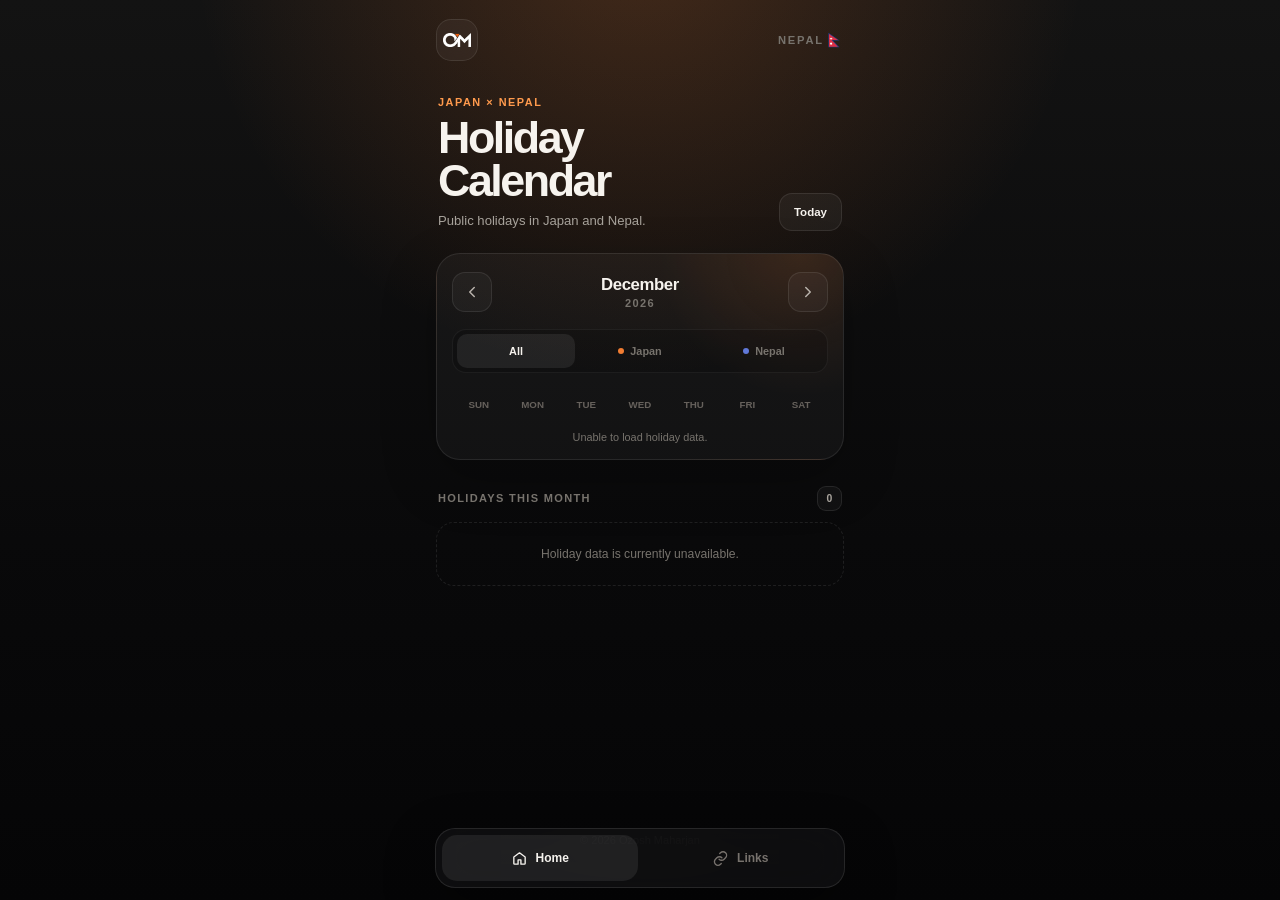
<file: holidays/index.html>
<!DOCTYPE html>
<html lang="en">

<head>
    <meta charset="UTF-8">
    <meta name="viewport" content="width=device-width, initial-scale=1.0, viewport-fit=cover">
    <meta name="theme-color" content="#0c0c0d">
    <title>Ozosh Maharjan</title>
    <meta name="description" content="I enjoy good things, interesting ideas, and new experiences.">

    <!-- favicons  -->
    <link rel="icon" href="/favicon.ico">

    <!-- Open Graph -->
    <meta property="og:title" content="Ozosh Maharjan">
    <meta property="og:description" content="I enjoy good things, interesting ideas, and new experiences.">
    <meta property="og:image" content="https://ozoshmaharjan.com.np/assets/img/og-image.png">
    <meta property="og:url" content="https://ozoshmaharjan.com.np/">

    <link rel="stylesheet" href="/assets/style.css">
</head>

<body>
    <main class="shell">
        <header class="topbar reveal">
            <a class="monogram" href="/" aria-label="Ozosh Maharjan home">
                <img src="/assets/img/logo-white.png" alt="OM">
            </a>
            <div class="topbar__labelbox">
                <span class="topbar__label">NEPAL</span>
                <svg width="20" height="20" viewBox="0 0 36 36" xmlns="http://www.w3.org/2000/svg"
                    xmlns:xlink="http://www.w3.org/1999/xlink" aria-hidden="true" role="img"
                    class="iconify iconify--twemoji" preserveAspectRatio="xMidYMid meet">
                    <path fill="#22408B" d="M27.796 19L8 5v26h19.796L15.918 19z"></path>
                    <path fill="#DD2F45" d="M25 18L9 7.196V30h16L13.574 18z"></path>
                    <path fill="#FFF"
                        d="M14.291 24.041l.586-.816l-1 .098l.1-1l-.817.586l-.414-.916l-.414.916l-.817-.586l.099 1l-1-.098l.586.816l-.916.414l.916.414l-.586.816l1-.098l-.099 1l.817-.586l.414.916l.414-.916l.817.586l-.1-1l1 .098l-.586-.816l.916-.414zm-1.546-7.147l.001.002l.001-.002l.018.002c1.468 0 2.66-1.13 2.784-2.567a3.2 3.2 0 0 1-1.595 1.442l-.175-.244l.611-.276l-.611-.276l.391-.545l-.668.066l.067-.668l-.546.391l-.276-.612l-.276.612l-.546-.391l.067.668l-.668-.066l.391.545l-.611.276l.611.276l-.167.233a3.203 3.203 0 0 1-1.566-1.431a2.795 2.795 0 0 0 2.763 2.565z">
                    </path>
                </svg>
            </div>
        </header>

        <section class="holiday" aria-labelledby="holiday-title">

            <!-- ========================================
         PAGE HEADER
    ======================================== -->

            <header class="holiday-head reveal reveal-delay-1">

                <p class="holiday-head__eyebrow">
                    Japan × Nepal
                </p>

                <div class="holiday-head__row">

                    <div>

                        <h1 class="holiday-head__title" id="holiday-title">
                            Holiday Calendar
                        </h1>

                        <p class="holiday-head__text">
                            Public holidays in Japan and Nepal.
                        </p>

                    </div>

                    <button class="holiday-today-button" id="holidayTodayButton" type="button">
                        Today
                    </button>

                </div>

            </header>


            <!-- ========================================
         CALENDAR
    ======================================== -->

            <div class="holiday-calendar reveal reveal-delay-2">


                <!-- Calendar navigation -->

                <div class="holiday-calendar__header">

                    <button class="holiday-calendar__nav" id="holidayPrevMonth" type="button"
                        aria-label="Previous month">

                        <svg viewBox="0 0 24 24" aria-hidden="true">
                            <path d="m15 18-6-6 6-6" />
                        </svg>

                    </button>


                    <div class="holiday-calendar__heading">

                        <strong id="holidayMonthLabel"></strong>

                        <span id="holidayYearLabel"></span>

                    </div>


                    <button class="holiday-calendar__nav" id="holidayNextMonth" type="button" aria-label="Next month">

                        <svg viewBox="0 0 24 24" aria-hidden="true">
                            <path d="m9 18 6-6-6-6" />
                        </svg>

                    </button>

                </div>


                <!-- ========================================
             COUNTRY FILTER
        ======================================== -->

                <div class="holiday-filters" aria-label="Holiday filter">

                    <button class="holiday-filter is-active" type="button" data-holiday-filter="all">
                        All
                    </button>


                    <button class="holiday-filter" type="button" data-holiday-filter="JP">

                        <span class="holiday-filter__dot holiday-filter__dot--jp"></span>

                        Japan

                    </button>


                    <button class="holiday-filter" type="button" data-holiday-filter="NP">

                        <span class="holiday-filter__dot holiday-filter__dot--np"></span>

                        Nepal

                    </button>

                </div>


                <!-- ========================================
             WEEKDAYS
        ======================================== -->

                <div class="holiday-weekdays" aria-hidden="true">

                    <span>Sun</span>
                    <span>Mon</span>
                    <span>Tue</span>
                    <span>Wed</span>
                    <span>Thu</span>
                    <span>Fri</span>
                    <span>Sat</span>

                </div>


                <!-- ========================================
             CALENDAR DAYS
        ======================================== -->

                <div class="holiday-days" id="holidayCalendarDays" aria-live="polite"></div>


                <!-- Loading / errors -->

                <div class="holiday-calendar__status" id="holidayCalendarStatus" aria-live="polite"></div>

            </div>


            <!-- ========================================
         CONFIRMED HOLIDAYS
    ======================================== -->

            <div class="holiday-list-wrap reveal reveal-delay-3">

                <div class="holiday-list-head">

                    <h2>
                        Holidays this month
                    </h2>

                    <span id="holidayCount">
                        0
                    </span>

                </div>


                <div class="holiday-list" id="holidayList"></div>

            </div>


            <!-- ========================================
         UNCERTAIN HOLIDAYS
    ======================================== -->

            <details class="holiday-uncertain reveal reveal-delay-3" id="holidayUncertainWrap" hidden>

                <summary class="holiday-uncertain__summary">

                    <span class="holiday-uncertain__title">
                        Uncertain Holidays
                    </span>


                    <span class="holiday-uncertain__meta">

                        <span class="holiday-uncertain__count" id="holidayUncertainCount">
                            0
                        </span>


                        <span class="holiday-uncertain__chevron" aria-hidden="true">

                            <svg viewBox="0 0 24 24">
                                <path d="m6 9 6 6 6-6" />
                            </svg>

                        </span>

                    </span>

                </summary>


                <div class="holiday-uncertain__body">

                    <p class="holiday-uncertain__hint">
                        These holidays are expected this year, but their official dates have not been confirmed yet.
                    </p>


                    <div class="holiday-list" id="holidayUncertainList"></div>

                </div>

            </details>

        </section>

        <script>
            (() => {

                /* ========================================
                   SETTINGS
                ======================================== */

                const JAPAN_API_BASE =
                    'https://nagerholidays.com/api/v4/Holidays/JP';

                const NEPAL_JSON_URL =
                    '/holidays/nepalholiday.json';


                /* ========================================
                   ELEMENTS
                ======================================== */

                const monthLabel =
                    document.getElementById('holidayMonthLabel');

                const yearLabel =
                    document.getElementById('holidayYearLabel');

                const calendarDays =
                    document.getElementById('holidayCalendarDays');

                const calendarStatus =
                    document.getElementById('holidayCalendarStatus');

                const holidayList =
                    document.getElementById('holidayList');

                const holidayCount =
                    document.getElementById('holidayCount');

                const prevButton =
                    document.getElementById('holidayPrevMonth');

                const nextButton =
                    document.getElementById('holidayNextMonth');

                const todayButton =
                    document.getElementById('holidayTodayButton');

                const filterButtons =
                    document.querySelectorAll('[data-holiday-filter]');


                /* ========================================
                   UNCERTAIN HOLIDAY ELEMENTS
                ======================================== */

                const uncertainWrap =
                    document.getElementById('holidayUncertainWrap');

                const uncertainCount =
                    document.getElementById('holidayUncertainCount');

                const uncertainList =
                    document.getElementById('holidayUncertainList');


                /* ========================================
                   STATE
                ======================================== */

                const today =
                    new Date();

                const actualCurrentYear =
                    today.getFullYear();

                let currentDate =
                    new Date(
                        actualCurrentYear,
                        today.getMonth(),
                        1
                    );

                let selectedDate = '';

                let activeFilter = 'all';

                const japanCache =
                    new Map();

                let nepalHolidayData =
                    null;


                /* ========================================
                   DATE HELPERS
                ======================================== */

                const monthNames = [
                    'January',
                    'February',
                    'March',
                    'April',
                    'May',
                    'June',
                    'July',
                    'August',
                    'September',
                    'October',
                    'November',
                    'December'
                ];


                function dateKey(
                    year,
                    month,
                    day
                ) {

                    return [
                        year,
                        String(month + 1).padStart(2, '0'),
                        String(day).padStart(2, '0')
                    ].join('-');

                }


                function todayKey() {

                    return dateKey(
                        today.getFullYear(),
                        today.getMonth(),
                        today.getDate()
                    );

                }


                function parseDate(date) {

                    const [
                        year,
                        month,
                        day
                    ] = date
                        .split('-')
                        .map(Number);

                    return new Date(
                        year,
                        month - 1,
                        day
                    );

                }


                function formatHolidayDate(date) {

                    return new Intl.DateTimeFormat(
                        'en-US',
                        {
                            weekday: 'short',
                            month: 'short',
                            day: 'numeric'
                        }
                    ).format(
                        parseDate(date)
                    );

                }


                function isValidHolidayDate(date) {

                    return (
                        typeof date === 'string' &&
                        /^\d{4}-\d{2}-\d{2}$/.test(date)
                    );

                }


                /* ========================================
                   JAPAN API
                ======================================== */

                async function getJapanHolidays(year) {

                    if (japanCache.has(year)) {

                        return japanCache.get(year);

                    }


                    const response =
                        await fetch(
                            `${JAPAN_API_BASE}/${year}`
                        );


                    if (!response.ok) {

                        throw new Error(
                            'Japan holiday API could not be loaded.'
                        );

                    }


                    const data =
                        await response.json();


                    const holidays =
                        data
                            .filter(
                                holiday =>
                                    Array.isArray(holiday.holidayTypes) &&
                                    holiday.holidayTypes.includes('Public')
                            )
                            .map(
                                holiday => ({

                                    date:
                                        holiday.date,

                                    name:
                                        holiday.name,

                                    /*
                                     * Nager.Holidays API v4 no longer
                                     * provides localName.
                                     */
                                    localName:
                                        '',

                                    countryCode:
                                        holiday.countryCode || 'JP',

                                    uncertain:
                                        false

                                })
                            );


                    japanCache.set(
                        year,
                        holidays
                    );


                    return holidays;

                }


                /* ========================================
                   NEPAL JSON
                ======================================== */

                async function getNepalHolidayData() {

                    if (nepalHolidayData !== null) {

                        return nepalHolidayData;

                    }


                    const response =
                        await fetch(
                            NEPAL_JSON_URL
                        );


                    if (!response.ok) {

                        throw new Error(
                            'Nepal holiday JSON could not be loaded.'
                        );

                    }


                    const data =
                        await response.json();


                    /*
                     * Supports:
                     *
                     * [
                     *     {...},
                     *     {...}
                     * ]
                     *
                     * or:
                     *
                     * {
                     *     "holidays": [...]
                     * }
                     */

                    const rows =
                        Array.isArray(data)
                            ? data
                            : data.holidays;


                    if (!Array.isArray(rows)) {

                        throw new Error(
                            'Invalid Nepal holiday JSON format.'
                        );

                    }


                    const known = [];

                    const uncertain = [];


                    rows.forEach(
                        holiday => {

                            /*
                             * Skip entries without a name.
                             */

                            if (
                                !holiday ||
                                !holiday.name
                            ) {

                                return;

                            }


                            /*
                             * CONFIRMED DATE
                             */

                            if (
                                isValidHolidayDate(
                                    holiday.date
                                )
                            ) {

                                known.push({

                                    date:
                                        holiday.date,

                                    name:
                                        holiday.name,

                                    localName:
                                        holiday.localName || '',

                                    countryCode:
                                        'NP',

                                    uncertain:
                                        false

                                });


                                return;

                            }


                            /*
                             * UNKNOWN / UNCERTAIN DATE
                             *
                             * No year is required in JSON.
                             *
                             * These are considered uncertain
                             * holidays for the actual current year.
                             */

                            uncertain.push({

                                date:
                                    '',

                                name:
                                    holiday.name,

                                localName:
                                    holiday.localName || '',

                                countryCode:
                                    'NP',

                                uncertain:
                                    true

                            });

                        }
                    );


                    nepalHolidayData = {
                        known,
                        uncertain
                    };


                    return nepalHolidayData;

                }


                /* ========================================
                   GET HOLIDAYS FOR YEAR
                ======================================== */

                async function getHolidayData(year) {

                    const [
                        japan,
                        nepal
                    ] = await Promise.all([

                        getJapanHolidays(year),

                        getNepalHolidayData()

                    ]);


                    /*
                     * Nepal confirmed holidays
                     * belonging to the viewed year.
                     */

                    const nepalKnownForYear =
                        nepal.known.filter(
                            holiday =>
                                holiday.date.startsWith(
                                    `${year}-`
                                )
                        );


                    /*
                     * Unknown Nepal holidays only
                     * belong to the actual current year.
                     *
                     * Example:
                     *
                     * Actual year = 2026
                     *
                     * Viewing 2026:
                     * show uncertain holidays
                     *
                     * Viewing 2027:
                     * hide uncertain holidays
                     */

                    const nepalUncertainForYear =
                        year === actualCurrentYear
                            ? nepal.uncertain
                            : [];


                    return {

                        known: [
                            ...japan,
                            ...nepalKnownForYear
                        ].sort(
                            (a, b) =>
                                a.date.localeCompare(
                                    b.date
                                )
                        ),

                        uncertain:
                            nepalUncertainForYear

                    };

                }


                /* ========================================
                   COUNTRY FILTER
                ======================================== */

                function applyFilter(holidays) {

                    if (
                        activeFilter === 'all'
                    ) {

                        return holidays;

                    }


                    return holidays.filter(
                        holiday =>
                            holiday.countryCode ===
                            activeFilter
                    );

                }


                /* ========================================
                   RENDER CALENDAR
                ======================================== */

                async function renderCalendar() {

                    const year =
                        currentDate.getFullYear();

                    const month =
                        currentDate.getMonth();


                    monthLabel.textContent =
                        monthNames[month];

                    yearLabel.textContent =
                        year;


                    calendarStatus.textContent =
                        'Loading holidays…';


                    calendarDays.innerHTML =
                        '';

                    holidayList.innerHTML =
                        '';


                    /*
                     * Reset uncertain list while loading.
                     */

                    if (uncertainList) {

                        uncertainList.innerHTML =
                            '';

                    }


                    if (uncertainWrap) {

                        uncertainWrap.hidden =
                            true;

                    }


                    try {

                        const holidayData =
                            await getHolidayData(
                                year
                            );


                        /*
                         * Apply Japan / Nepal / All filter.
                         */

                        const holidays =
                            applyFilter(
                                holidayData.known
                            );


                        const uncertainHolidays =
                            applyFilter(
                                holidayData.uncertain
                            );


                        calendarStatus.textContent =
                            '';


                        /* ========================================
                           BUILD HOLIDAY MAP
                        ======================================== */

                        const holidayMap =
                            new Map();


                        holidays.forEach(
                            holiday => {

                                if (
                                    !holidayMap.has(
                                        holiday.date
                                    )
                                ) {

                                    holidayMap.set(
                                        holiday.date,
                                        []
                                    );

                                }


                                holidayMap
                                    .get(
                                        holiday.date
                                    )
                                    .push(
                                        holiday
                                    );

                            }
                        );


                        /* ========================================
                           CALENDAR STRUCTURE
                        ======================================== */

                        const firstDay =
                            new Date(
                                year,
                                month,
                                1
                            ).getDay();


                        const daysInMonth =
                            new Date(
                                year,
                                month + 1,
                                0
                            ).getDate();


                        const totalCells =
                            Math.ceil(
                                (
                                    firstDay +
                                    daysInMonth
                                ) / 7
                            ) * 7;


                        /* ========================================
                           RENDER DAYS
                        ======================================== */

                        for (
                            let cell = 0;
                            cell < totalCells;
                            cell++
                        ) {

                            const day =
                                cell -
                                firstDay +
                                1;


                            /*
                             * Empty calendar cells.
                             */

                            if (
                                day < 1 ||
                                day > daysInMonth
                            ) {

                                const blank =
                                    document.createElement(
                                        'div'
                                    );


                                blank.className =
                                    'holiday-day holiday-day--empty';


                                calendarDays.appendChild(
                                    blank
                                );


                                continue;

                            }


                            const key =
                                dateKey(
                                    year,
                                    month,
                                    day
                                );


                            const dayHolidays =
                                holidayMap.get(
                                    key
                                ) || [];


                            const button =
                                document.createElement(
                                    'button'
                                );


                            button.type =
                                'button';

                            button.className =
                                'holiday-day';


                            /*
                             * Today.
                             */

                            if (
                                key === todayKey()
                            ) {

                                button.classList.add(
                                    'is-today'
                                );

                            }


                            /*
                             * Selected date.
                             */

                            if (
                                key === selectedDate
                            ) {

                                button.classList.add(
                                    'is-selected'
                                );

                            }


                            /*
                             * Date containing holiday.
                             */

                            if (
                                dayHolidays.length
                            ) {

                                button.classList.add(
                                    'has-holiday'
                                );

                            }


                            button.dataset.date =
                                key;


                            button.setAttribute(
                                'aria-label',
                                buildDateAriaLabel(
                                    key,
                                    dayHolidays
                                )
                            );


                            /* ========================================
                               DAY NUMBER
                            ======================================== */

                            const number =
                                document.createElement(
                                    'span'
                                );


                            number.className =
                                'holiday-day__number';


                            number.textContent =
                                day;


                            button.appendChild(
                                number
                            );


                            /* ========================================
                               COUNTRY DOTS
                            ======================================== */

                            if (
                                dayHolidays.length
                            ) {

                                const markers =
                                    document.createElement(
                                        'span'
                                    );


                                markers.className =
                                    'holiday-day__markers';


                                /*
                                 * Only one marker per country,
                                 * even if multiple holidays occur
                                 * on the same date.
                                 */

                                const countries =
                                    [
                                        ...new Set(
                                            dayHolidays.map(
                                                holiday =>
                                                    holiday.countryCode
                                            )
                                        )
                                    ];


                                countries.forEach(
                                    country => {

                                        const dot =
                                            document.createElement(
                                                'span'
                                            );


                                        dot.className =
                                            'holiday-day__marker ' +
                                            (
                                                country === 'JP'
                                                    ? 'holiday-day__marker--jp'
                                                    : 'holiday-day__marker--np'
                                            );


                                        markers.appendChild(
                                            dot
                                        );

                                    }
                                );


                                button.appendChild(
                                    markers
                                );

                            }


                            /* ========================================
                               DAY CLICK
                            ======================================== */

                            button.addEventListener(
                                'click',
                                () => {

                                    selectedDate =
                                        key;


                                    renderCalendar();

                                }
                            );


                            calendarDays.appendChild(
                                button
                            );

                        }


                        /* ========================================
                           NORMAL HOLIDAY LIST
                        ======================================== */

                        renderHolidayList(
                            holidays,
                            year,
                            month
                        );


                        /* ========================================
                           UNCERTAIN HOLIDAY LIST
                        ======================================== */

                        renderUncertainList(
                            uncertainHolidays
                        );


                    } catch (error) {

                        console.error(
                            error
                        );


                        calendarStatus.textContent =
                            'Unable to load holiday data.';


                        holidayList.innerHTML = `
                <div class="holiday-empty">
                    Holiday data is currently unavailable.
                </div>
            `;


                        if (uncertainWrap) {

                            uncertainWrap.hidden =
                                true;

                        }

                    }

                }


                /* ========================================
                   ACCESSIBLE DAY LABEL
                ======================================== */

                function buildDateAriaLabel(
                    date,
                    holidays
                ) {

                    const formatted =
                        new Intl.DateTimeFormat(
                            'en-US',
                            {
                                weekday:
                                    'long',

                                month:
                                    'long',

                                day:
                                    'numeric',

                                year:
                                    'numeric'
                            }
                        ).format(
                            parseDate(date)
                        );


                    if (
                        !holidays.length
                    ) {

                        return formatted;

                    }


                    return (
                        formatted +
                        '. ' +
                        holidays
                            .map(
                                holiday =>
                                    holiday.name +
                                    ', ' +
                                    (
                                        holiday.countryCode === 'JP'
                                            ? 'Japan'
                                            : 'Nepal'
                                    )
                            )
                            .join('. ')
                    );

                }


                /* ========================================
                   NORMAL MONTH HOLIDAY LIST
                ======================================== */

                function renderHolidayList(
                    holidays,
                    year,
                    month
                ) {

                    const prefix =
                        `${year}-${String(
                            month + 1
                        ).padStart(
                            2,
                            '0'
                        )}`;


                    const monthHolidays =
                        holidays.filter(
                            holiday =>
                                holiday.date.startsWith(
                                    prefix
                                )
                        );


                    holidayCount.textContent =
                        monthHolidays.length
                            ? `${monthHolidays.length}`
                            : '0';


                    /*
                     * No confirmed holidays.
                     */

                    if (
                        !monthHolidays.length
                    ) {

                        holidayList.innerHTML = `
                <div class="holiday-empty">
                    No holidays this month.
                </div>
            `;


                        return;

                    }


                    holidayList.innerHTML =
                        '';


                    monthHolidays.forEach(
                        holiday => {

                            const item =
                                document.createElement(
                                    'button'
                                );


                            item.type =
                                'button';

                            item.className =
                                'holiday-item';


                            if (
                                holiday.date ===
                                selectedDate
                            ) {

                                item.classList.add(
                                    'is-selected'
                                );

                            }


                            const countryName =
                                holiday.countryCode === 'JP'
                                    ? 'Japan'
                                    : 'Nepal';


                            item.innerHTML = `
                    <span class="holiday-item__date">
                        ${formatHolidayDate(
                                holiday.date
                            )}
                    </span>

                    <span class="holiday-item__content">

                        <strong>
                            ${escapeHTML(
                                holiday.name
                            )}
                        </strong>

                        ${holiday.localName &&
                                    holiday.localName !==
                                    holiday.name

                                    ? `
                                    <small>
                                        ${escapeHTML(
                                        holiday.localName
                                    )}
                                    </small>
                                `

                                    : ''
                                }

                    </span>

                    <span
                        class="
                            holiday-item__country
                            holiday-item__country--${holiday.countryCode.toLowerCase()}
                        "
                    >
                        ${countryName}
                    </span>
                `;


                            item.addEventListener(
                                'click',
                                () => {

                                    selectedDate =
                                        holiday.date;


                                    renderCalendar();

                                }
                            );


                            holidayList.appendChild(
                                item
                            );

                        }
                    );

                }


                /* ========================================
                   UNCERTAIN HOLIDAY LIST
                ======================================== */

                function renderUncertainList(
                    holidays
                ) {

                    /*
                     * Safety in case uncertain HTML
                     * hasn't been added yet.
                     */

                    if (
                        !uncertainWrap ||
                        !uncertainList ||
                        !uncertainCount
                    ) {

                        return;

                    }


                    uncertainList.innerHTML =
                        '';


                    /*
                     * Hide entire section if:
                     *
                     * - there are no uncertain holidays
                     * - viewing another year
                     * - Japan filter is selected
                     */

                    if (
                        !holidays.length
                    ) {

                        uncertainWrap.hidden =
                            true;

                        uncertainCount.textContent =
                            '0';


                        return;

                    }


                    /*
                     * Show collapsible section.
                     */

                    uncertainWrap.hidden =
                        false;


                    uncertainCount.textContent =
                        String(
                            holidays.length
                        );


                    holidays.forEach(
                        holiday => {

                            const item =
                                document.createElement(
                                    'div'
                                );


                            item.className =
                                'holiday-item holiday-item--uncertain';


                            const countryName =
                                holiday.countryCode === 'JP'
                                    ? 'Japan'
                                    : 'Nepal';


                            item.innerHTML = `
                    <span class="holiday-item__date">
                        Date TBA
                    </span>

                    <span class="holiday-item__content">

                        <strong>
                            ${escapeHTML(
                                holiday.name
                            )}
                        </strong>

                        ${holiday.localName &&
                                    holiday.localName !==
                                    holiday.name

                                    ? `
                                    <small>
                                        ${escapeHTML(
                                        holiday.localName
                                    )}
                                    </small>
                                `

                                    : ''
                                }

                    </span>

                    <span
                        class="
                            holiday-item__country
                            holiday-item__country--${holiday.countryCode.toLowerCase()}
                        "
                    >
                        ${countryName}
                    </span>
                `;


                            uncertainList.appendChild(
                                item
                            );

                        }
                    );

                }


                /* ========================================
                   BASIC HTML ESCAPING
                ======================================== */

                function escapeHTML(value) {

                    const div =
                        document.createElement(
                            'div'
                        );


                    div.textContent =
                        String(
                            value ?? ''
                        );


                    return div.innerHTML;

                }


                /* ========================================
                   PREVIOUS MONTH
                ======================================== */

                prevButton.addEventListener(
                    'click',
                    () => {

                        currentDate =
                            new Date(
                                currentDate.getFullYear(),
                                currentDate.getMonth() - 1,
                                1
                            );


                        selectedDate =
                            '';


                        renderCalendar();

                    }
                );


                /* ========================================
                   NEXT MONTH
                ======================================== */

                nextButton.addEventListener(
                    'click',
                    () => {

                        currentDate =
                            new Date(
                                currentDate.getFullYear(),
                                currentDate.getMonth() + 1,
                                1
                            );


                        selectedDate =
                            '';


                        renderCalendar();

                    }
                );


                /* ========================================
                   TODAY
                ======================================== */

                todayButton.addEventListener(
                    'click',
                    () => {

                        currentDate =
                            new Date(
                                today.getFullYear(),
                                today.getMonth(),
                                1
                            );


                        selectedDate =
                            todayKey();


                        renderCalendar();

                    }
                );


                /* ========================================
                   COUNTRY FILTER
                ======================================== */

                filterButtons.forEach(
                    button => {

                        button.addEventListener(
                            'click',
                            () => {

                                activeFilter =
                                    button.dataset.holidayFilter;


                                filterButtons.forEach(
                                    item => {

                                        item.classList.remove(
                                            'is-active'
                                        );

                                    }
                                );


                                button.classList.add(
                                    'is-active'
                                );


                                selectedDate =
                                    '';


                                renderCalendar();

                            }
                        );

                    }
                );


                /* ========================================
                   DYNAMIC COPYRIGHT YEAR
                ======================================== */

                document
                    .querySelectorAll(
                        '[data-current-year]'
                    )
                    .forEach(
                        element => {

                            element.textContent =
                                actualCurrentYear;

                        }
                    );


                /* ========================================
                   INITIAL LOAD
                ======================================== */

                renderCalendar();

            })();
        </script>

        <footer class="footer">© <span data-current-year></span> Ozosh Maharjan</footer>
    </main>

    <nav class="bottom-nav" aria-label="Primary">
        <a class="nav-pill" href="/" aria-current="page">
            <svg viewBox="0 0 24 24" aria-hidden="true">
                <path d="m4 10 8-6 8 6v9a1 1 0 0 1-1 1h-5v-6h-4v6H5a1 1 0 0 1-1-1v-9Z" />
            </svg>
            Home
        </a>
        <a class="nav-pill" href="links.html">
            <svg viewBox="0 0 24 24" aria-hidden="true">
                <path
                    d="M10 13a5 5 0 0 0 7.1 0l2-2a5 5 0 0 0-7.1-7.1l-1.1 1.1M14 11a5 5 0 0 0-7.1 0l-2 2A5 5 0 0 0 12 20.1l1.1-1.1" />
            </svg>
            Links
        </a>
    </nav>

    <div class="toast" id="toast" role="status" aria-live="polite">Email copied</div>
    <script src="/assets/script.js" defer></script>
</body>

</html>
</file>
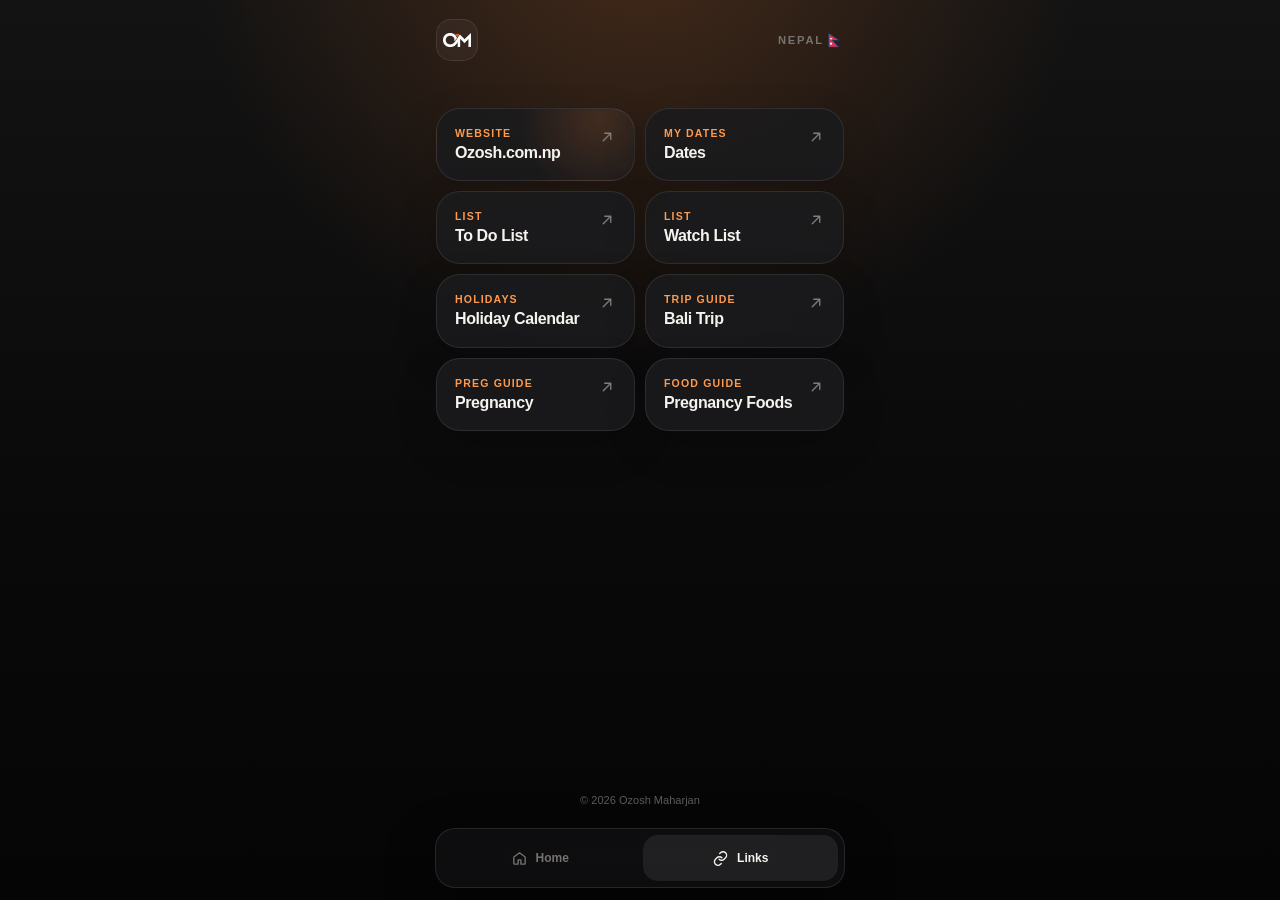
<file: list/index.html>
<!DOCTYPE html>
<html lang="en">
<head>
    <meta charset="UTF-8">
    <meta name="viewport" content="width=device-width, initial-scale=1.0, viewport-fit=cover">
    <meta name="theme-color" content="#0c0c0d">
    <title>Ozosh Maharjan</title>
    <meta name="description" content="I enjoy good things, interesting ideas, and new experiences.">

    <!-- favicons  -->
    <link rel="icon" href="/favicon.ico">

    <!-- Open Graph -->
    <meta property="og:title" content="Ozosh Maharjan">
    <meta property="og:description" content="I enjoy good things, interesting ideas, and new experiences.">
    <meta property="og:image" content="https://ozoshmaharjan.com.np/assets/img/og-image.png">
    <meta property="og:url" content="https://ozoshmaharjan.com.np/">

    <link rel="stylesheet" href="/assets/style.css">
</head>
<body>
    <main class="shell">
        <header class="topbar reveal">
            <a class="monogram" href="/" aria-label="Ozosh Maharjan home">
                <img src="/assets/img/logo-white.png" alt="OM">
            </a>
            <div class="topbar__labelbox">
                <span class="topbar__label">NEPAL</span>
                <svg width="20" height="20" viewBox="0 0 36 36" xmlns="http://www.w3.org/2000/svg" xmlns:xlink="http://www.w3.org/1999/xlink" aria-hidden="true" role="img" class="iconify iconify--twemoji" preserveAspectRatio="xMidYMid meet"><path fill="#22408B" d="M27.796 19L8 5v26h19.796L15.918 19z"></path><path fill="#DD2F45" d="M25 18L9 7.196V30h16L13.574 18z"></path><path fill="#FFF" d="M14.291 24.041l.586-.816l-1 .098l.1-1l-.817.586l-.414-.916l-.414.916l-.817-.586l.099 1l-1-.098l.586.816l-.916.414l.916.414l-.586.816l1-.098l-.099 1l.817-.586l.414.916l.414-.916l.817.586l-.1-1l1 .098l-.586-.816l.916-.414zm-1.546-7.147l.001.002l.001-.002l.018.002c1.468 0 2.66-1.13 2.784-2.567a3.2 3.2 0 0 1-1.595 1.442l-.175-.244l.611-.276l-.611-.276l.391-.545l-.668.066l.067-.668l-.546.391l-.276-.612l-.276.612l-.546-.391l.067.668l-.668-.066l.391.545l-.611.276l.611.276l-.167.233a3.203 3.203 0 0 1-1.566-1.431a2.795 2.795 0 0 0 2.763 2.565z"></path></svg>
            </div>   
        </header>

        <section class="section reveal reveal-delay-2" aria-labelledby="featured-title">
            <div class="feature-grid">
                <a class="feature-card" href="https://ozosh.com.np/" target="_blank" rel="noopener noreferrer">
                    <span class="feature-card__arrow" aria-hidden="true">
                        <svg viewBox="0 0 24 24"><path d="M7 17 17 7M9 7h8v8"/></svg>
                    </span>
                    <span class="feature-card__meta">
                        <span class="feature-card__kicker">website</span>
                        <span class="feature-card__title">Ozosh.com.np</span>
                    </span>
                </a>
                <a class="feature-card" href="https://ozosh.com.np/dates/" target="_blank" rel="noopener noreferrer">
                    <span class="feature-card__arrow" aria-hidden="true">
                        <svg viewBox="0 0 24 24"><path d="M7 17 17 7M9 7h8v8"/></svg>
                    </span>
                    <span class="feature-card__meta">
                        <span class="feature-card__kicker">My Dates</span>
                        <span class="feature-card__title">Dates</span>
                    </span>
                </a>
                <a class="feature-card" href="https://ozosh.com.np/todo/" target="_blank" rel="noopener noreferrer">
                    <span class="feature-card__arrow" aria-hidden="true">
                        <svg viewBox="0 0 24 24"><path d="M7 17 17 7M9 7h8v8"/></svg>
                    </span>
                    <span class="feature-card__meta">
                        <span class="feature-card__kicker">List</span>
                        <span class="feature-card__title">To Do List</span>
                    </span>
                </a>
                <a class="feature-card" href="https://ozosh.com.np/watchlist/" target="_blank" rel="noopener noreferrer">
                    <span class="feature-card__arrow" aria-hidden="true">
                        <svg viewBox="0 0 24 24"><path d="M7 17 17 7M9 7h8v8"/></svg>
                    </span>
                    <span class="feature-card__meta">
                        <span class="feature-card__kicker">List</span>
                        <span class="feature-card__title">Watch List</span>
                    </span>
                </a>
                <a class="feature-card" href="/holidays/" target="_blank" rel="noopener noreferrer">
                    <span class="feature-card__arrow" aria-hidden="true">
                        <svg viewBox="0 0 24 24"><path d="M7 17 17 7M9 7h8v8"/></svg>
                    </span>
                    <span class="feature-card__meta">
                        <span class="feature-card__kicker">Holidays</span>
                        <span class="feature-card__title">Holiday Calendar</span>
                    </span>
                </a>
                <a class="feature-card" href="/bali/" target="_blank" rel="noopener noreferrer">
                    <span class="feature-card__arrow" aria-hidden="true">
                        <svg viewBox="0 0 24 24"><path d="M7 17 17 7M9 7h8v8"/></svg>
                    </span>
                    <span class="feature-card__meta">
                        <span class="feature-card__kicker">Trip Guide</span>
                        <span class="feature-card__title">Bali Trip</span>
                    </span>
                </a>
                <a class="feature-card" href="/preg/" target="_blank" rel="noopener noreferrer">
                    <span class="feature-card__arrow" aria-hidden="true">
                        <svg viewBox="0 0 24 24"><path d="M7 17 17 7M9 7h8v8"/></svg>
                    </span>
                    <span class="feature-card__meta">
                        <span class="feature-card__kicker">Preg Guide</span>
                        <span class="feature-card__title">Pregnancy</span>
                    </span>
                </a>
                <a class="feature-card" href="/preg/food/" target="_blank" rel="noopener noreferrer">
                    <span class="feature-card__arrow" aria-hidden="true">
                        <svg viewBox="0 0 24 24"><path d="M7 17 17 7M9 7h8v8"/></svg>
                    </span>
                    <span class="feature-card__meta">
                        <span class="feature-card__kicker">Food Guide</span>
                        <span class="feature-card__title">Pregnancy Foods</span>
                    </span>
                </a>
            </div>
        </section>

        <footer class="footer" style="padding-bottom: 70px;">© <span data-current-year></span> Ozosh Maharjan</footer>
    </main>

    <nav class="bottom-nav" aria-label="Primary">
        <a class="nav-pill" href="/" >
            <svg viewBox="0 0 24 24" aria-hidden="true"><path d="m4 10 8-6 8 6v9a1 1 0 0 1-1 1h-5v-6h-4v6H5a1 1 0 0 1-1-1v-9Z"/></svg>
            Home
        </a>
        <a class="nav-pill" href="links.html" aria-current="page">
            <svg viewBox="0 0 24 24" aria-hidden="true"><path d="M10 13a5 5 0 0 0 7.1 0l2-2a5 5 0 0 0-7.1-7.1l-1.1 1.1M14 11a5 5 0 0 0-7.1 0l-2 2A5 5 0 0 0 12 20.1l1.1-1.1"/></svg>
            Links
        </a>
    </nav>

    <div class="toast" id="toast" role="status" aria-live="polite">Email copied</div>
    <script src="/assets/script.js" defer></script>
</body>
</html>
</file>
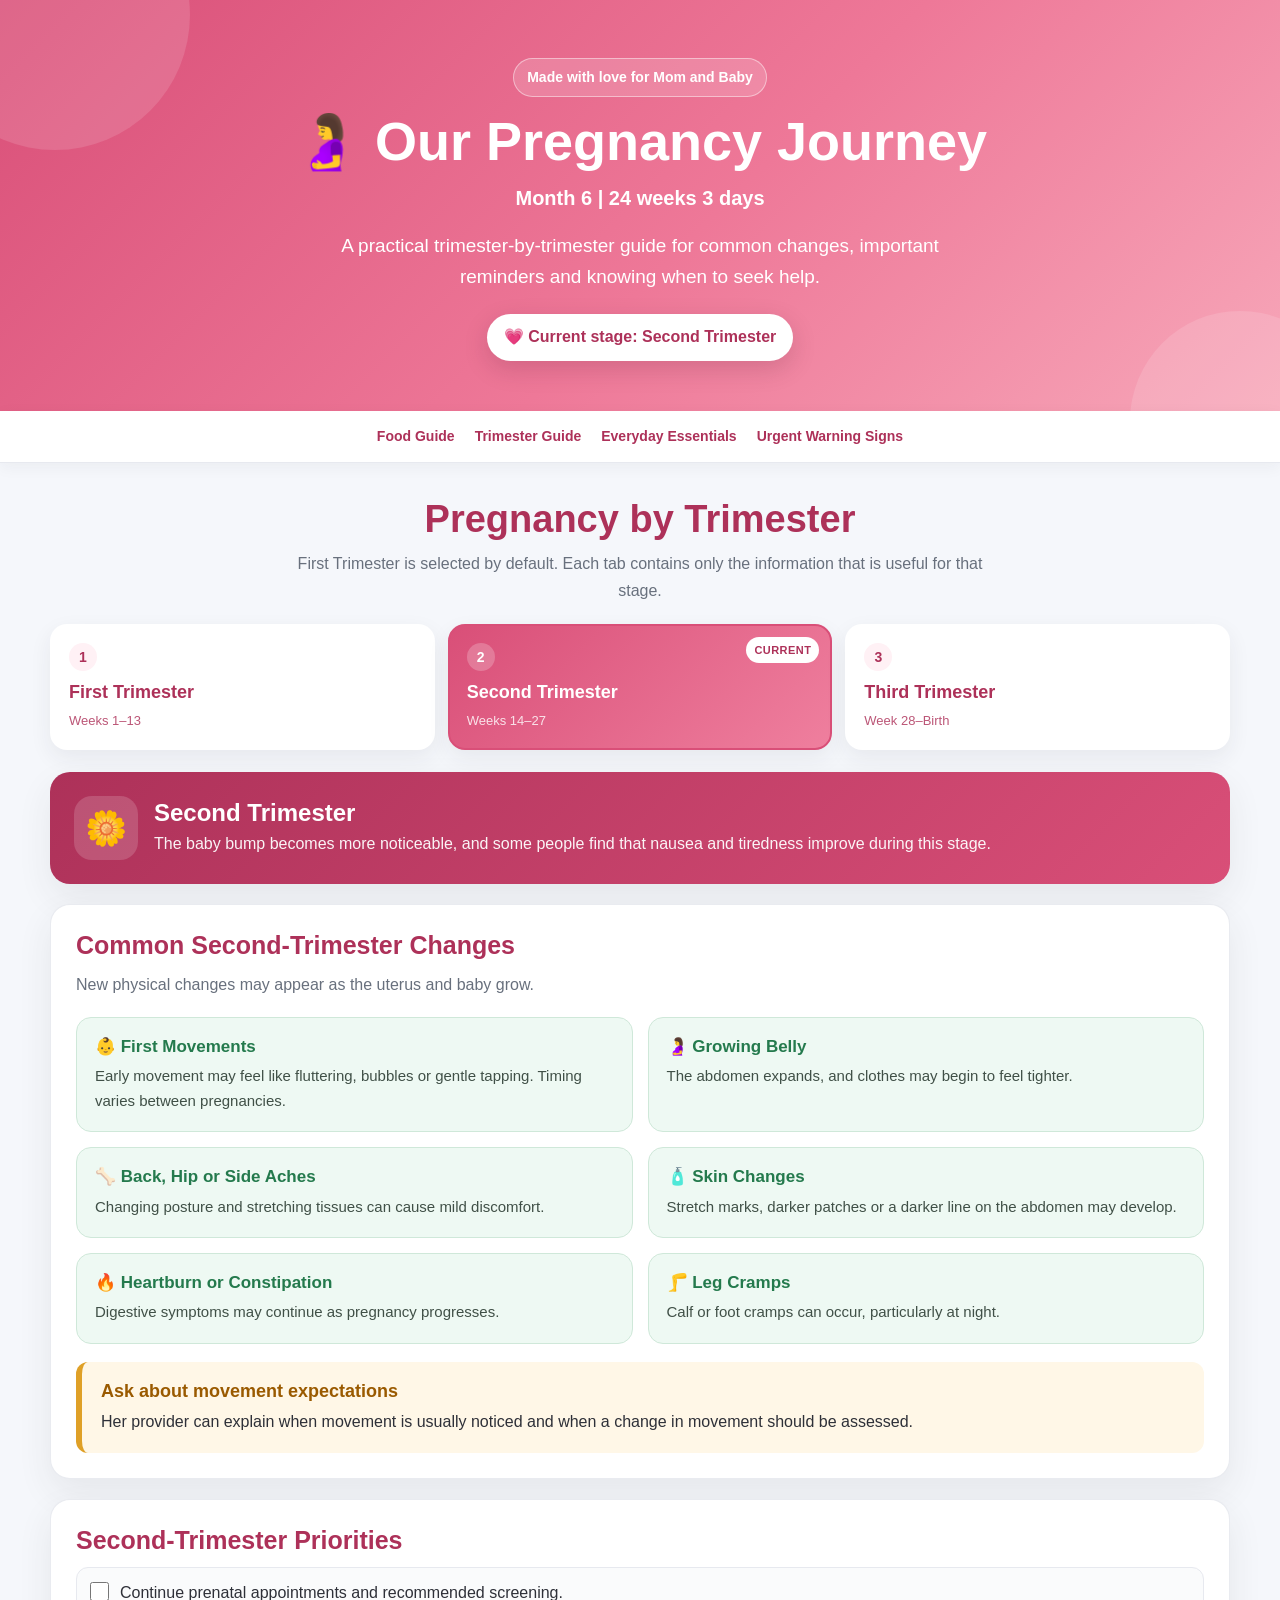
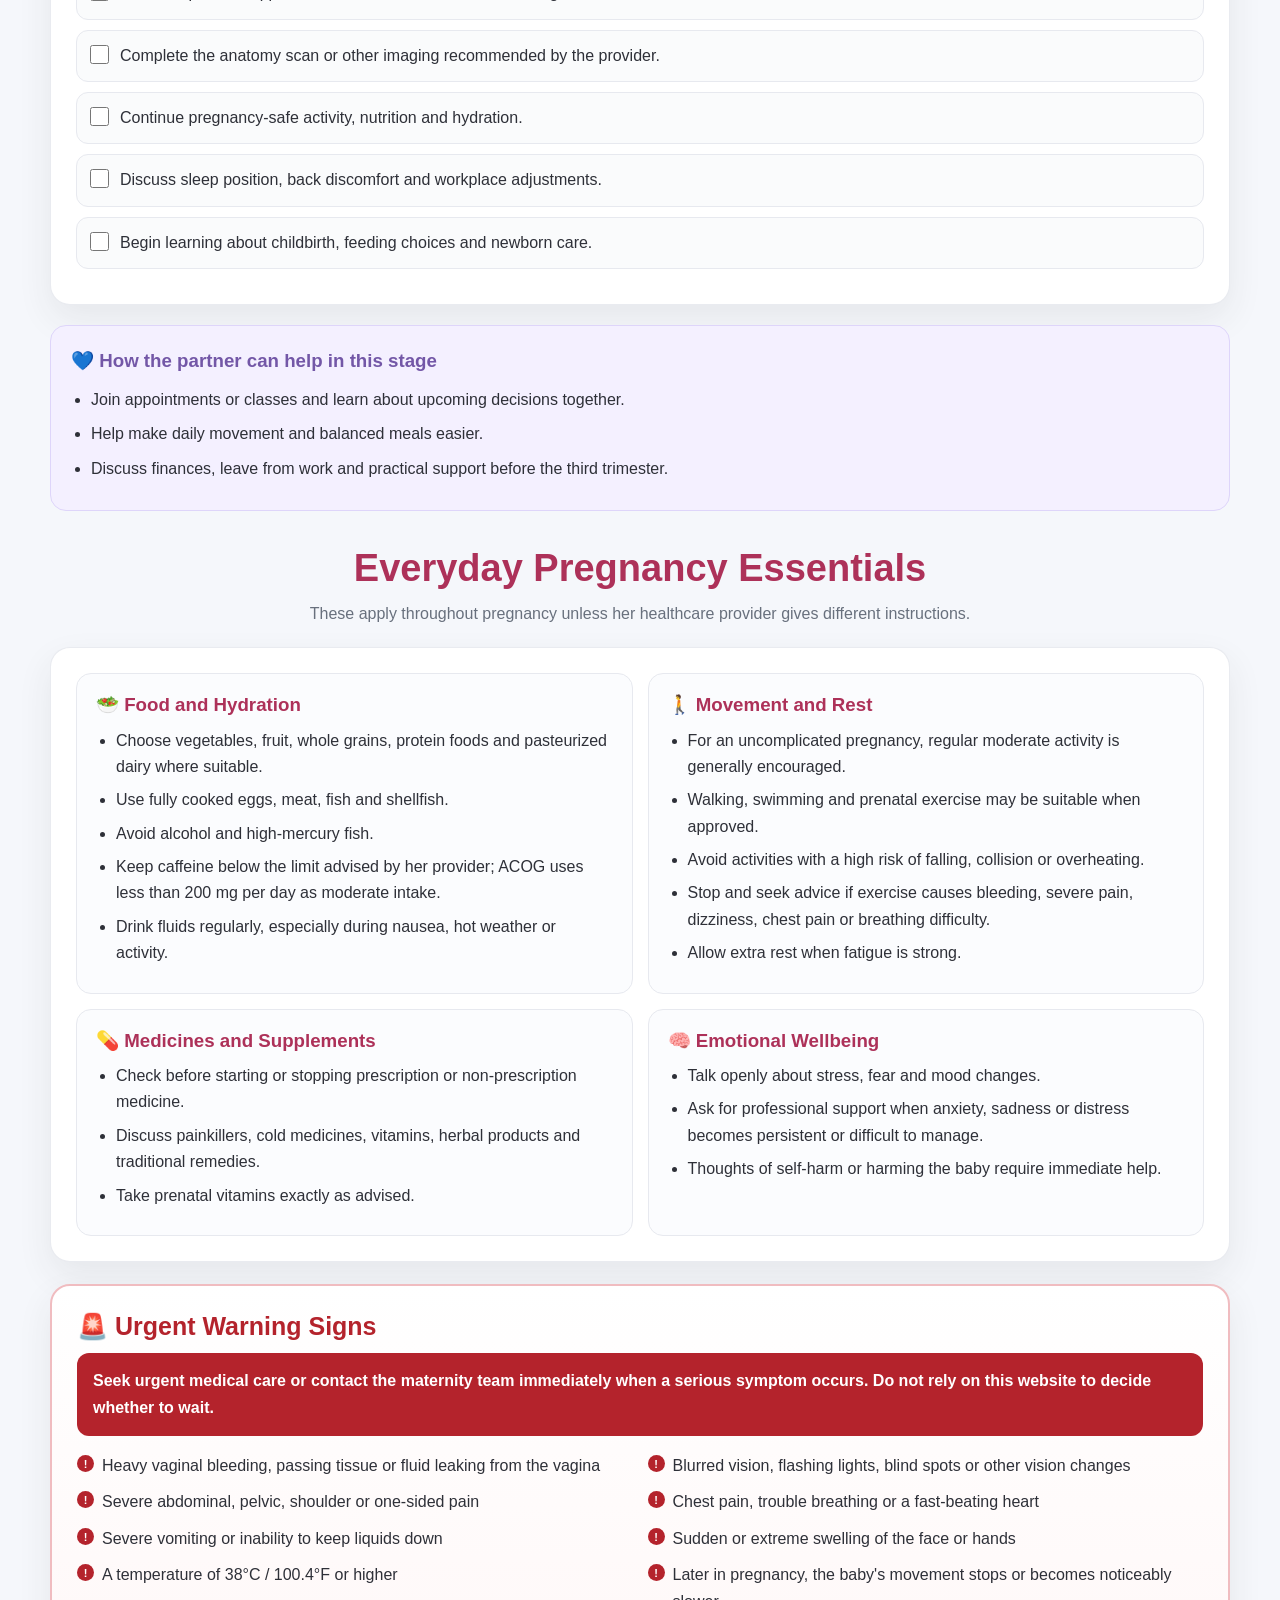
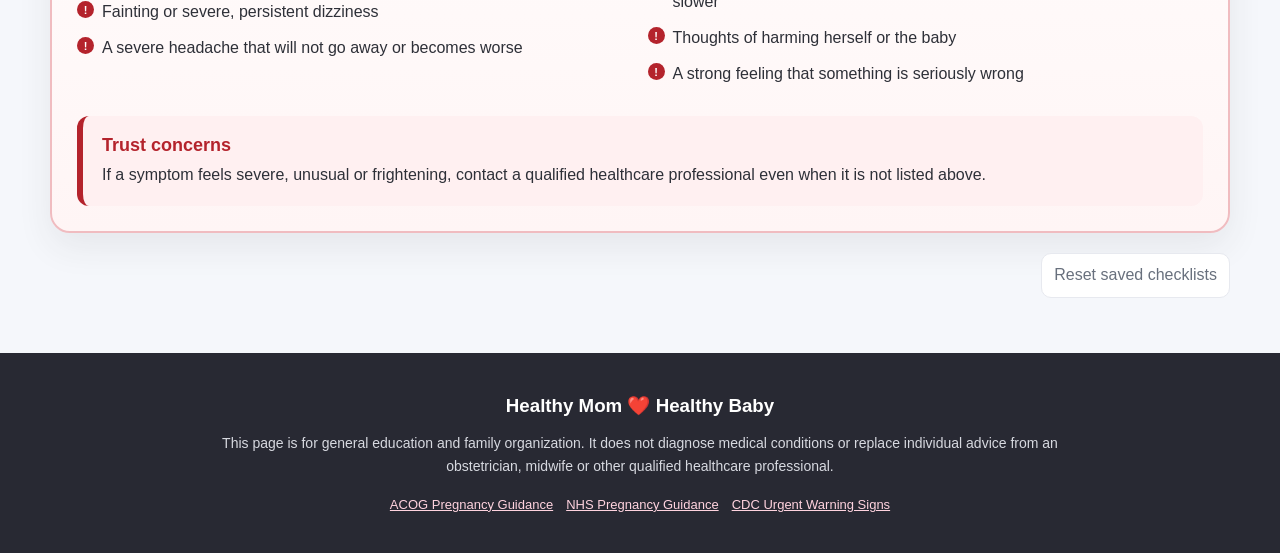
<file: preg/index.html>
<!DOCTYPE html>
<html lang="en">
<head>
<meta charset="UTF-8">
<meta name="viewport" content="width=device-width, initial-scale=1.0">
<meta name="description" content="A simple trimester-by-trimester pregnancy guide with common symptoms, practical reminders, partner support tips and urgent warning signs.">
<title>Our Pregnancy Journey</title>

<style>
:root {
    --pink: #d94f78;
    --pink-dark: #ad3159;
    --pink-soft: #fff1f5;
    --rose: #ffb8c9;
    --purple: #7357a7;
    --purple-soft: #f4f0ff;
    --green: #247a4d;
    --green-soft: #eef9f3;
    --amber: #9a5a00;
    --amber-soft: #fff7e7;
    --red: #b4232c;
    --red-soft: #fff0f1;
    --blue: #315f9d;
    --blue-soft: #eef5ff;
    --ink: #2e3038;
    --muted: #68707d;
    --line: #e7e9ef;
    --page: #f5f7fb;
    --white: #fff;
    --shadow: 0 14px 35px rgba(46, 48, 56, 0.08);
    --radius: 20px;
}

* {
    box-sizing: border-box;
    margin: 0;
    padding: 0;
}

html {
    scroll-behavior: smooth;
}

body {
    background: var(--page);
    color: var(--ink);
    font-family: Arial, Helvetica, sans-serif;
    line-height: 1.65;
}

button,
input {
    font: inherit;
}

a {
    color: inherit;
}

.hero {
    position: relative;
    overflow: hidden;
    padding: 58px 20px 50px;
    background: linear-gradient(135deg, #d94f78 0%, #ee7898 55%, #f7a7b9 100%);
    color: var(--white);
    text-align: center;
}

.hero::before,
.hero::after {
    content: "";
    position: absolute;
    border-radius: 50%;
    background: rgba(255,255,255,.13);
}

.hero::before {
    width: 270px;
    height: 270px;
    top: -120px;
    left: -80px;
}

.hero::after {
    width: 220px;
    height: 220px;
    right: -70px;
    bottom: -120px;
}

.hero__inner {
    position: relative;
    z-index: 1;
    width: min(850px, 100%);
    margin: 0 auto;
}

.hero__eyebrow {
    display: inline-flex;
    align-items: center;
    gap: 7px;
    margin-bottom: 14px;
    padding: 7px 13px;
    border: 1px solid rgba(255,255,255,.45);
    border-radius: 999px;
    background: rgba(255,255,255,.16);
    font-size: 14px;
    font-weight: 700;
}
.time-display{
    font-size: 20px;
    font-weight: 700;
    margin: 10px 0;
}
.hero h1 {
    font-size: clamp(34px, 7vw, 54px);
    line-height: 1.12;
}

.hero p {
    max-width: 670px;
    margin: 15px auto 0;
    font-size: clamp(16px, 2.5vw, 19px);
}

.current-stage {
    display: inline-flex;
    align-items: center;
    gap: 8px;
    margin-top: 22px;
    padding: 10px 17px;
    border-radius: 999px;
    background: var(--white);
    color: var(--pink-dark);
    font-weight: 800;
    box-shadow: 0 8px 25px rgba(83, 20, 47, .18);
}

.top-nav {
    position: sticky;
    top: 0;
    z-index: 30;
    display: flex;
    justify-content: center;
    gap: 20px;
    padding: 14px 18px;
    overflow-x: auto;
    background: rgba(255,255,255,.96);
    border-bottom: 1px solid var(--line);
    box-shadow: 0 4px 15px rgba(46,48,56,.05);
    backdrop-filter: blur(8px);
}

.top-nav a {
    flex: 0 0 auto;
    color: var(--pink-dark);
    font-size: 14px;
    font-weight: 800;
    text-decoration: none;
}

.top-nav a:hover,
.top-nav a:focus-visible {
    text-decoration: underline;
}

.page {
    width: min(1180px, calc(100% - 28px));
    margin: 0 auto;
    padding: 34px 0 55px;
}

.section-heading {
    margin-bottom: 20px;
    text-align: center;
}

.section-heading h2 {
    color: var(--pink-dark);
    font-size: clamp(27px, 5vw, 38px);
    line-height: 1.2;
}

.section-heading p {
    max-width: 720px;
    margin: 9px auto 0;
    color: var(--muted);
}

.tabs {
    display: grid;
    grid-template-columns: repeat(3, minmax(0, 1fr));
    gap: 13px;
    margin-bottom: 22px;
}

.tab {
    position: relative;
    min-height: 104px;
    padding: 17px;
    border: 2px solid transparent;
    border-radius: 17px;
    background: var(--white);
    color: var(--pink-dark);
    text-align: left;
    cursor: pointer;
    box-shadow: 0 8px 22px rgba(46,48,56,.07);
    transition: transform .18s ease, border-color .18s ease, background .18s ease, color .18s ease;
}

.tab:hover {
    transform: translateY(-2px);
    border-color: var(--rose);
}

.tab:focus-visible {
    outline: 3px solid rgba(217,79,120,.28);
    outline-offset: 3px;
}

.tab.active {
    border-color: var(--pink);
    background: linear-gradient(135deg, var(--pink), #ef7f9e);
    color: var(--white);
}

.tab__number {
    display: inline-grid;
    width: 28px;
    height: 28px;
    margin-bottom: 7px;
    place-items: center;
    border-radius: 50%;
    background: var(--pink-soft);
    color: var(--pink-dark);
    font-size: 14px;
    font-weight: 900;
}

.tab.active .tab__number {
    background: rgba(255,255,255,.22);
    color: var(--white);
}

.tab__title,
.tab__weeks {
    display: block;
}

.tab__title {
    font-size: 18px;
    font-weight: 900;
}

.tab__weeks {
    margin-top: 2px;
    font-size: 13px;
    opacity: .82;
}

.tab__current {
    position: absolute;
    top: 11px;
    right: 11px;
    padding: 4px 8px;
    border-radius: 999px;
    background: var(--white);
    color: var(--pink-dark);
    font-size: 11px;
    font-weight: 900;
    text-transform: uppercase;
    letter-spacing: .04em;
}

.panel {
    display: none;
    animation: reveal .23s ease;
}

.panel.active {
    display: block;
}

@keyframes reveal {
    from { opacity: 0; transform: translateY(7px); }
    to { opacity: 1; transform: translateY(0); }
}

.stage-banner {
    display: grid;
    grid-template-columns: auto 1fr;
    gap: 16px;
    align-items: center;
    margin-bottom: 20px;
    padding: 24px;
    border-radius: var(--radius);
    background: linear-gradient(135deg, var(--pink-dark), var(--pink));
    color: var(--white);
    box-shadow: var(--shadow);
}

.stage-banner__icon {
    display: grid;
    width: 64px;
    height: 64px;
    place-items: center;
    border-radius: 18px;
    background: rgba(255,255,255,.16);
    font-size: 34px;
}

.stage-banner h2 {
    line-height: 1.2;
}

.stage-banner p {
    margin-top: 4px;
    opacity: .94;
}

.card {
    margin-bottom: 20px;
    padding: 25px;
    border: 1px solid rgba(231,233,239,.9);
    border-radius: var(--radius);
    background: var(--white);
    box-shadow: var(--shadow);
}

.card h2 {
    margin-bottom: 11px;
    color: var(--pink-dark);
    font-size: 25px;
    line-height: 1.25;
}

.card h3 {
    margin-bottom: 6px;
    line-height: 1.3;
}

.card > p + p {
    margin-top: 9px;
}

.lead {
    margin-bottom: 18px;
    color: var(--muted);
}

.grid-2,
.grid-3 {
    display: grid;
    gap: 15px;
}

.grid-2 {
    grid-template-columns: repeat(2, minmax(0, 1fr));
}

.grid-3 {
    grid-template-columns: repeat(3, minmax(0, 1fr));
}

.info-tile {
    padding: 18px;
    border: 1px solid #cfe8d9;
    border-radius: 15px;
    background: var(--green-soft);
}

.info-tile h3 {
    color: var(--green);
    font-size: 17px;
}

.info-tile p {
    color: #405047;
    font-size: 15px;
}

.note {
    margin-top: 18px;
    padding: 18px 19px;
    border-left: 6px solid;
    border-radius: 12px;
}

.note h3 {
    margin-bottom: 5px;
    font-size: 18px;
}

.note--calm {
    border-color: var(--blue);
    background: var(--blue-soft);
}

.note--calm h3 {
    color: var(--blue);
}

.note--check {
    border-color: #dfa027;
    background: var(--amber-soft);
}

.note--check h3 {
    color: var(--amber);
}

.note--urgent {
    border-color: var(--red);
    background: var(--red-soft);
}

.note--urgent h3 {
    color: var(--red);
}

.clean-list,
.check-list,
.warning-list {
    list-style: none;
    padding: 0;
}

.clean-list li,
.warning-list li {
    position: relative;
    margin-bottom: 10px;
    padding-left: 25px;
}

.clean-list li::before {
    content: "✓";
    position: absolute;
    left: 0;
    top: 0;
    color: var(--green);
    font-weight: 900;
}

.warning-list li::before {
    content: "!";
    position: absolute;
    left: 0;
    top: 2px;
    display: grid;
    width: 17px;
    height: 17px;
    place-items: center;
    border-radius: 50%;
    background: var(--red);
    color: var(--white);
    font-size: 11px;
    font-weight: 900;
}

.check-list li {
    margin-bottom: 10px;
}

.check-row {
    display: grid;
    grid-template-columns: auto 1fr;
    gap: 11px;
    align-items: start;
    padding: 12px 13px;
    border: 1px solid var(--line);
    border-radius: 12px;
    background: #fafbfc;
}

.check-row input {
    width: 19px;
    height: 19px;
    margin-top: 2px;
    accent-color: var(--pink);
    cursor: pointer;
}

.check-row label {
    cursor: pointer;
}

.check-row:has(input:checked) {
    border-color: #bddfca;
    background: var(--green-soft);
}

.check-row:has(input:checked) label {
    color: #527060;
    text-decoration: line-through;
}

.partner-card {
    padding: 20px;
    border: 1px solid #ded5fa;
    border-radius: 16px;
    background: var(--purple-soft);
}

.partner-card h3 {
    color: var(--purple);
}

.partner-card ul {
    margin-top: 10px;
    padding-left: 20px;
}

.partner-card li {
    margin-bottom: 8px;
}

.hospital-bag {
    border: 2px solid #e8c4d0;
    background: linear-gradient(180deg, #fff 0%, #fff7fa 100%);
}

.hospital-bag__label {
    display: inline-flex;
    margin-bottom: 11px;
    padding: 5px 10px;
    border-radius: 999px;
    background: var(--pink-soft);
    color: var(--pink-dark);
    font-size: 12px;
    font-weight: 900;
    letter-spacing: .03em;
    text-transform: uppercase;
}

.essentials {
    margin-top: 35px;
}

.urgent-section {
    margin-top: 22px;
    border: 2px solid #f0bcc0;
    background: linear-gradient(180deg, #fff 0%, #fff5f5 100%);
}

.urgent-section h2 {
    color: var(--red);
}

.urgent-intro {
    margin-bottom: 17px;
    padding: 15px 16px;
    border-radius: 12px;
    background: var(--red);
    color: var(--white);
    font-weight: 800;
}

.mini-card {
    padding: 19px;
    border: 1px solid var(--line);
    border-radius: 15px;
    background: #fbfcfe;
}

.mini-card h3 {
    color: var(--pink-dark);
}

.mini-card ul {
    margin-top: 10px;
    padding-left: 20px;
}

.mini-card li {
    margin-bottom: 7px;
}

.reset-wrap {
    display: flex;
    justify-content: flex-end;
    margin-top: 12px;
}

.reset-button {
    padding: 8px 12px;
    border: 1px solid var(--line);
    border-radius: 10px;
    background: var(--white);
    color: var(--muted);
    cursor: pointer;
}

.reset-button:hover {
    border-color: var(--rose);
    color: var(--pink-dark);
}

footer {
    padding: 38px 20px;
    background: #282933;
    color: var(--white);
    text-align: center;
}

footer p {
    max-width: 860px;
    margin: 10px auto 0;
    color: #d7d9e0;
    font-size: 14px;
}

.source-links {
    display: flex;
    justify-content: center;
    flex-wrap: wrap;
    gap: 13px;
    margin-top: 16px;
}

.source-links a {
    color: #ffd3df;
    font-size: 13px;
}

[hidden] {
    display: none !important;
}

@media (max-width: 850px) {
    .grid-3 {
        grid-template-columns: 1fr;
    }
}

@media (max-width: 720px) {
    .hero {
        padding-top: 43px;
    }

    .top-nav {
        justify-content: flex-start;
    }

    .tabs,
    .grid-2 {
        grid-template-columns: 1fr;
    }

    .tab {
        min-height: auto;
    }

    .stage-banner {
        grid-template-columns: 1fr;
        text-align: center;
    }

    .stage-banner__icon {
        margin: 0 auto;
    }

    .card {
        padding: 20px;
    }
}

@media print {
    .top-nav,
    .tabs,
    .reset-button {
        display: none !important;
    }

    .panel {
        display: block !important;
    }

    .card,
    .stage-banner {
        box-shadow: none;
        break-inside: avoid;
    }
}
</style>
</head>

<body>
<header class="hero">
    <div class="hero__inner">
        <div class="hero__eyebrow">Made with love for Mom and Baby</div>
        <h1>🤰 Our Pregnancy Journey</h1>
        <div class="time-display">
            <span class="time" id="pregnancy-time">Month 1 | 6 weeks 6 days</span>
        </div>
        <p>A practical trimester-by-trimester guide for common changes, important reminders and knowing when to seek help.</p>
        <div class="current-stage" id="currentStage">💗 Current stage: First Trimester</div>
    </div>
</header>

<nav class="top-nav" aria-label="Page navigation">
    <a href="/preg/food/">Food Guide</a>
    <a href="#trimester-guide">Trimester Guide</a>
    <a href="#everyday-essentials">Everyday Essentials</a>
    <a href="#urgent-warning-signs">Urgent Warning Signs</a>
</nav>

<main class="page">
    <section id="trimester-guide">
        <div class="section-heading">
            <h2>Pregnancy by Trimester</h2>
            <p>First Trimester is selected by default. Each tab contains only the information that is useful for that stage.</p>
        </div>

        <div class="tabs" role="tablist" aria-label="Pregnancy trimesters">
            <button class="tab active" id="tab-1" type="button" role="tab" aria-selected="true" aria-controls="trimester-1" data-trimester="1">
                <span class="tab__number">1</span>
                <span class="tab__title">First Trimester</span>
                <span class="tab__weeks">Weeks 1–13</span>
                <span class="tab__current">Current</span>
            </button>

            <button class="tab" id="tab-2" type="button" role="tab" aria-selected="false" aria-controls="trimester-2" data-trimester="2" tabindex="-1">
                <span class="tab__number">2</span>
                <span class="tab__title">Second Trimester</span>
                <span class="tab__weeks">Weeks 14–27</span>
            </button>

            <button class="tab" id="tab-3" type="button" role="tab" aria-selected="false" aria-controls="trimester-3" data-trimester="3" tabindex="-1">
                <span class="tab__number">3</span>
                <span class="tab__title">Third Trimester</span>
                <span class="tab__weeks">Week 28–Birth</span>
            </button>
        </div>

        <!-- FIRST TRIMESTER -->
        <section class="panel active" id="trimester-1" role="tabpanel" aria-labelledby="tab-1">
            <div class="stage-banner">
                <div class="stage-banner__icon">🌱</div>
                <div>
                    <h2>First Trimester</h2>
                    <p>Your wife is currently in this stage. Hormonal and physical changes can begin quickly, even before there is a visible baby bump.</p>
                </div>
            </div>

            <article class="card">
                <h2>Common Early-Pregnancy Changes</h2>
                <p class="lead">These are commonly experienced and are often not an emergency by themselves. Symptoms can be mild, strong, come and go, or be absent entirely.</p>

                <div class="grid-2">
                    <div class="info-tile">
                        <h3>😴 Tiredness</h3>
                        <p>She may need more sleep, feel drained during the day or become tired after normal activities.</p>
                    </div>
                    <div class="info-tile">
                        <h3>🤢 Nausea or Vomiting</h3>
                        <p>“Morning sickness” may happen at any time of day or night.</p>
                    </div>
                    <div class="info-tile">
                        <h3>💗 Tender Breasts</h3>
                        <p>Breasts may feel sore, swollen, heavy or more sensitive than usual.</p>
                    </div>
                    <div class="info-tile">
                        <h3>🚻 Frequent Urination</h3>
                        <p>Needing to urinate more often, including at night, is common.</p>
                    </div>
                    <div class="info-tile">
                        <h3>🎭 Mood Changes</h3>
                        <p>Hormonal changes and the adjustment to pregnancy may cause emotional ups and downs.</p>
                    </div>
                    <div class="info-tile">
                        <h3>👃 Smell and Food Changes</h3>
                        <p>Smells may seem stronger, and familiar foods may suddenly be appealing or unpleasant.</p>
                    </div>
                    <div class="info-tile">
                        <h3>🎈 Bloating or Constipation</h3>
                        <p>Digestion may slow down, causing gas, bloating, constipation or indigestion.</p>
                    </div>
                    <div class="info-tile">
                        <h3>🩹 Mild Cramping</h3>
                        <p>Mild period-like cramps can occur. Severe, persistent or one-sided pain needs medical advice.</p>
                    </div>
                    <div class="info-tile">
                        <h3>💧 More Discharge</h3>
                        <p>Clear or milky-white discharge can increase. A bad smell, itching or pain should be checked.</p>
                    </div>
                    <div class="info-tile">
                        <h3>✨ Few Symptoms</h3>
                        <p>Some people have very few noticeable symptoms. Symptom intensity alone cannot confirm how a pregnancy is progressing.</p>
                    </div>
                </div>

                <div class="note note--calm">
                    <h3>What may help you both stay calm</h3>
                    <p>Symptoms often change from day to day. A quieter symptom day does not automatically mean something is wrong. At the same time, never ignore severe, persistent or worrying symptoms.</p>
                </div>

                <div class="note note--check">
                    <h3>Spotting or bleeding</h3>
                    <p>Light spotting can happen in early pregnancy, but any bleeding during pregnancy should be reported to her obstetrician, midwife or other healthcare provider for individual advice.</p>
                </div>
            </article>

            <article class="card">
                <h2>First-Trimester Priorities</h2>
                <ul class="check-list saved-checklist" data-list="trimester-1-priorities">
                    <li><div class="check-row"><input id="t1-check-1" type="checkbox"><label for="t1-check-1">Arrange prenatal care and attend scheduled appointments.</label></div></li>
                    <li><div class="check-row"><input id="t1-check-2" type="checkbox"><label for="t1-check-2">Take the prenatal vitamin and folic acid recommended by her provider.</label></div></li>
                    <li><div class="check-row"><input id="t1-check-3" type="checkbox"><label for="t1-check-3">Review prescription medicines, over-the-counter medicines, supplements and herbal products with the provider.</label></div></li>
                    <li><div class="check-row"><input id="t1-check-4" type="checkbox"><label for="t1-check-4">Avoid alcohol, smoking, recreational drugs and unsafe food.</label></div></li>
                    <li><div class="check-row"><input id="t1-check-5" type="checkbox"><label for="t1-check-5">Eat small, manageable meals and drink fluids regularly if nausea is present.</label></div></li>
                    <li><div class="check-row"><input id="t1-check-6" type="checkbox"><label for="t1-check-6">Ask which prenatal tests, scans and vaccinations are recommended.</label></div></li>
                </ul>
            </article>

            <article class="partner-card">
                <h3>💙 How the partner can help now</h3>
                <ul>
                    <li>Take tiredness and nausea seriously, even when she does not look visibly pregnant.</li>
                    <li>Help with meals, smells or household tasks that trigger nausea.</li>
                    <li>Attend appointments when possible and keep a shared list of questions.</li>
                    <li>Offer reassurance without dismissing symptoms that worry her.</li>
                </ul>
            </article>
        </section>

        <!-- SECOND TRIMESTER -->
        <section class="panel" id="trimester-2" role="tabpanel" aria-labelledby="tab-2" hidden>
            <div class="stage-banner">
                <div class="stage-banner__icon">🌼</div>
                <div>
                    <h2>Second Trimester</h2>
                    <p>The baby bump becomes more noticeable, and some people find that nausea and tiredness improve during this stage.</p>
                </div>
            </div>

            <article class="card">
                <h2>Common Second-Trimester Changes</h2>
                <p class="lead">New physical changes may appear as the uterus and baby grow.</p>

                <div class="grid-2">
                    <div class="info-tile">
                        <h3>👶 First Movements</h3>
                        <p>Early movement may feel like fluttering, bubbles or gentle tapping. Timing varies between pregnancies.</p>
                    </div>
                    <div class="info-tile">
                        <h3>🤰 Growing Belly</h3>
                        <p>The abdomen expands, and clothes may begin to feel tighter.</p>
                    </div>
                    <div class="info-tile">
                        <h3>🦴 Back, Hip or Side Aches</h3>
                        <p>Changing posture and stretching tissues can cause mild discomfort.</p>
                    </div>
                    <div class="info-tile">
                        <h3>🧴 Skin Changes</h3>
                        <p>Stretch marks, darker patches or a darker line on the abdomen may develop.</p>
                    </div>
                    <div class="info-tile">
                        <h3>🔥 Heartburn or Constipation</h3>
                        <p>Digestive symptoms may continue as pregnancy progresses.</p>
                    </div>
                    <div class="info-tile">
                        <h3>🦵 Leg Cramps</h3>
                        <p>Calf or foot cramps can occur, particularly at night.</p>
                    </div>
                </div>

                <div class="note note--check">
                    <h3>Ask about movement expectations</h3>
                    <p>Her provider can explain when movement is usually noticed and when a change in movement should be assessed.</p>
                </div>
            </article>

            <article class="card">
                <h2>Second-Trimester Priorities</h2>
                <ul class="check-list saved-checklist" data-list="trimester-2-priorities">
                    <li><div class="check-row"><input id="t2-check-1" type="checkbox"><label for="t2-check-1">Continue prenatal appointments and recommended screening.</label></div></li>
                    <li><div class="check-row"><input id="t2-check-2" type="checkbox"><label for="t2-check-2">Complete the anatomy scan or other imaging recommended by the provider.</label></div></li>
                    <li><div class="check-row"><input id="t2-check-3" type="checkbox"><label for="t2-check-3">Continue pregnancy-safe activity, nutrition and hydration.</label></div></li>
                    <li><div class="check-row"><input id="t2-check-4" type="checkbox"><label for="t2-check-4">Discuss sleep position, back discomfort and workplace adjustments.</label></div></li>
                    <li><div class="check-row"><input id="t2-check-5" type="checkbox"><label for="t2-check-5">Begin learning about childbirth, feeding choices and newborn care.</label></div></li>
                </ul>
            </article>

            <article class="partner-card">
                <h3>💙 How the partner can help in this stage</h3>
                <ul>
                    <li>Join appointments or classes and learn about upcoming decisions together.</li>
                    <li>Help make daily movement and balanced meals easier.</li>
                    <li>Discuss finances, leave from work and practical support before the third trimester.</li>
                </ul>
            </article>
        </section>

        <!-- THIRD TRIMESTER -->
        <section class="panel" id="trimester-3" role="tabpanel" aria-labelledby="tab-3" hidden>
            <div class="stage-banner">
                <div class="stage-banner__icon">🌸</div>
                <div>
                    <h2>Third Trimester</h2>
                    <p>The baby grows rapidly, appointments may become more frequent, and preparation for birth becomes a priority.</p>
                </div>
            </div>

            <article class="card">
                <h2>Common Third-Trimester Changes</h2>
                <p class="lead">The growing uterus can make normal activities, digestion and sleep more difficult.</p>

                <div class="grid-2">
                    <div class="info-tile">
                        <h3>😮‍💨 Mild Breathlessness</h3>
                        <p>Normal activity may feel harder. Sudden or severe difficulty breathing is an urgent warning sign.</p>
                    </div>
                    <div class="info-tile">
                        <h3>🚻 Frequent Urination</h3>
                        <p>Pressure on the bladder may increase the need to urinate.</p>
                    </div>
                    <div class="info-tile">
                        <h3>🛏️ Sleep Difficulty</h3>
                        <p>Finding a comfortable position and sleeping continuously may become harder.</p>
                    </div>
                    <div class="info-tile">
                        <h3>🔥 Heartburn</h3>
                        <p>Pressure on the stomach may worsen indigestion or reflux.</p>
                    </div>
                    <div class="info-tile">
                        <h3>🦶 Mild Ankle or Foot Swelling</h3>
                        <p>Gradual mild swelling can occur. Sudden or extreme swelling, especially of the face or hands, needs urgent assessment.</p>
                    </div>
                    <div class="info-tile">
                        <h3>〰️ Practice Tightenings</h3>
                        <p>Irregular tightenings may occur. Regular, painful or increasingly frequent contractions should be discussed with the maternity team.</p>
                    </div>
                </div>
            </article>

            <article class="card">
                <h2>Third-Trimester Priorities</h2>
                <ul class="check-list saved-checklist" data-list="trimester-3-priorities">
                    <li><div class="check-row"><input id="t3-check-1" type="checkbox"><label for="t3-check-1">Attend all prenatal appointments and recommended tests.</label></div></li>
                    <li><div class="check-row"><input id="t3-check-2" type="checkbox"><label for="t3-check-2">Learn what is normal for the baby's movement and when to call about a change.</label></div></li>
                    <li><div class="check-row"><input id="t3-check-3" type="checkbox"><label for="t3-check-3">Learn the signs of labor and what to do if the water breaks.</label></div></li>
                    <li><div class="check-row"><input id="t3-check-4" type="checkbox"><label for="t3-check-4">Confirm the hospital or birth-center plan, transport and emergency contacts.</label></div></li>
                    <li><div class="check-row"><input id="t3-check-5" type="checkbox"><label for="t3-check-5">Prepare the home, essential baby supplies and the infant car seat where required.</label></div></li>
                </ul>
            </article>

            <article class="card hospital-bag">
                <span class="hospital-bag__label">Third trimester only</span>
                <h2>👜 Hospital Bag Checklist</h2>
                <p class="lead">Prepare this later in pregnancy according to the hospital's instructions and the maternity provider's advice.</p>

                <div class="grid-3">
                    <div class="mini-card">
                        <h3>For Mom</h3>
                        <ul>
                            <li>Identification and medical documents</li>
                            <li>Comfortable clothes and underwear</li>
                            <li>Nursing bra if planned</li>
                            <li>Toiletries and lip balm</li>
                            <li>Glasses or contact-lens supplies</li>
                            <li>Regular medicines approved by the hospital</li>
                        </ul>
                    </div>
                    <div class="mini-card">
                        <h3>For Baby</h3>
                        <ul>
                            <li>Going-home clothes</li>
                            <li>Blanket suitable for the weather</li>
                            <li>Diapers and wipes if the hospital requests them</li>
                            <li>Infant car seat where required for discharge</li>
                        </ul>
                    </div>
                    <div class="mini-card">
                        <h3>For the Partner</h3>
                        <ul>
                            <li>Phone and long charging cable</li>
                            <li>Change of clothes</li>
                            <li>Snacks and water where permitted</li>
                            <li>Cash, payment card and parking information</li>
                            <li>Important phone numbers</li>
                        </ul>
                    </div>
                </div>
            </article>

            <article class="partner-card">
                <h3>💙 How the partner can help before birth</h3>
                <ul>
                    <li>Know the route, transport plan and hospital contact procedure.</li>
                    <li>Keep phones charged and essential documents together.</li>
                    <li>Learn her preferences while remaining flexible if medical needs change.</li>
                    <li>Know the urgent warning signs and speak up when something feels wrong.</li>
                </ul>
            </article>
        </section>
    </section>

    <!-- ALWAYS RELEVANT -->
    <section class="essentials" id="everyday-essentials">
        <div class="section-heading">
            <h2>Everyday Pregnancy Essentials</h2>
            <p>These apply throughout pregnancy unless her healthcare provider gives different instructions.</p>
        </div>

        <article class="card">
            <div class="grid-2">
                <div class="mini-card">
                    <h3>🥗 Food and Hydration</h3>
                    <ul>
                        <li>Choose vegetables, fruit, whole grains, protein foods and pasteurized dairy where suitable.</li>
                        <li>Use fully cooked eggs, meat, fish and shellfish.</li>
                        <li>Avoid alcohol and high-mercury fish.</li>
                        <li>Keep caffeine below the limit advised by her provider; ACOG uses less than 200 mg per day as moderate intake.</li>
                        <li>Drink fluids regularly, especially during nausea, hot weather or activity.</li>
                    </ul>
                </div>

                <div class="mini-card">
                    <h3>🚶 Movement and Rest</h3>
                    <ul>
                        <li>For an uncomplicated pregnancy, regular moderate activity is generally encouraged.</li>
                        <li>Walking, swimming and prenatal exercise may be suitable when approved.</li>
                        <li>Avoid activities with a high risk of falling, collision or overheating.</li>
                        <li>Stop and seek advice if exercise causes bleeding, severe pain, dizziness, chest pain or breathing difficulty.</li>
                        <li>Allow extra rest when fatigue is strong.</li>
                    </ul>
                </div>

                <div class="mini-card">
                    <h3>💊 Medicines and Supplements</h3>
                    <ul>
                        <li>Check before starting or stopping prescription or non-prescription medicine.</li>
                        <li>Discuss painkillers, cold medicines, vitamins, herbal products and traditional remedies.</li>
                        <li>Take prenatal vitamins exactly as advised.</li>
                    </ul>
                </div>

                <div class="mini-card">
                    <h3>🧠 Emotional Wellbeing</h3>
                    <ul>
                        <li>Talk openly about stress, fear and mood changes.</li>
                        <li>Ask for professional support when anxiety, sadness or distress becomes persistent or difficult to manage.</li>
                        <li>Thoughts of self-harm or harming the baby require immediate help.</li>
                    </ul>
                </div>
            </div>
        </article>
    </section>

    <!-- ALWAYS VISIBLE URGENT SIGNS -->
    <section class="card urgent-section" id="urgent-warning-signs">
        <h2>🚨 Urgent Warning Signs</h2>
        <div class="urgent-intro">Seek urgent medical care or contact the maternity team immediately when a serious symptom occurs. Do not rely on this website to decide whether to wait.</div>

        <div class="grid-2">
            <ul class="warning-list">
                <li>Heavy vaginal bleeding, passing tissue or fluid leaking from the vagina</li>
                <li>Severe abdominal, pelvic, shoulder or one-sided pain</li>
                <li>Severe vomiting or inability to keep liquids down</li>
                <li>A temperature of 38°C / 100.4°F or higher</li>
                <li>Fainting or severe, persistent dizziness</li>
                <li>A severe headache that will not go away or becomes worse</li>
            </ul>
            <ul class="warning-list">
                <li>Blurred vision, flashing lights, blind spots or other vision changes</li>
                <li>Chest pain, trouble breathing or a fast-beating heart</li>
                <li>Sudden or extreme swelling of the face or hands</li>
                <li>Later in pregnancy, the baby's movement stops or becomes noticeably slower</li>
                <li>Thoughts of harming herself or the baby</li>
                <li>A strong feeling that something is seriously wrong</li>
            </ul>
        </div>

        <div class="note note--urgent">
            <h3>Trust concerns</h3>
            <p>If a symptom feels severe, unusual or frightening, contact a qualified healthcare professional even when it is not listed above.</p>
        </div>
    </section>

    <div class="reset-wrap">
        <button class="reset-button" id="resetChecks" type="button">Reset saved checklists</button>
    </div>
</main>

<footer>
    <h3>Healthy Mom ❤️ Healthy Baby</h3>
    <p>This page is for general education and family organization. It does not diagnose medical conditions or replace individual advice from an obstetrician, midwife or other qualified healthcare professional.</p>
    <div class="source-links" aria-label="Medical information sources">
        <a href="https://www.acog.org/womens-health/pregnancy" target="_blank" rel="noopener noreferrer">ACOG Pregnancy Guidance</a>
        <a href="https://www.nhs.uk/pregnancy/" target="_blank" rel="noopener noreferrer">NHS Pregnancy Guidance</a>
        <a href="https://www.cdc.gov/hearher/maternal-warning-signs/index.html" target="_blank" rel="noopener noreferrer">CDC Urgent Warning Signs</a>
    </div>
</footer>

<script>
document.addEventListener("DOMContentLoaded", () => {

    // =========================================================
    // PREGNANCY START DATE
    // First day of last menstrual period (LMP)
    // =========================================================
    const pregnancyStart = new Date(2026, 5, 17); // June 17, 2026


    const tabs = [...document.querySelectorAll(".tab")];
    const panels = [...document.querySelectorAll(".panel")];
    const currentStage = document.getElementById("currentStage");
    const pregnancyTime = document.getElementById("pregnancy-time");
    const resetButton = document.getElementById("resetChecks");


    const names = {
        1: "First Trimester",
        2: "Second Trimester",
        3: "Third Trimester"
    };


    // =========================================================
    // CALCULATE CURRENT PREGNANCY DATE
    // =========================================================
    function getPregnancyData() {

        const today = new Date();

        const startDate = new Date(
            pregnancyStart.getFullYear(),
            pregnancyStart.getMonth(),
            pregnancyStart.getDate()
        );

        const currentDate = new Date(
            today.getFullYear(),
            today.getMonth(),
            today.getDate()
        );

        const diffDays = Math.floor(
            (currentDate - startDate) / (1000 * 60 * 60 * 24)
        );

        const safeDiffDays = Math.max(0, diffDays);

        const weeks = Math.floor(safeDiffDays / 7);
        const days = safeDiffDays % 7;


        // Pregnancy month
        let month;

        if (weeks <= 4) {
            month = 1;
        } else if (weeks <= 8) {
            month = 2;
        } else if (weeks <= 13) {
            month = 3;
        } else if (weeks <= 17) {
            month = 4;
        } else if (weeks <= 22) {
            month = 5;
        } else if (weeks <= 27) {
            month = 6;
        } else if (weeks <= 31) {
            month = 7;
        } else if (weeks <= 35) {
            month = 8;
        } else {
            month = 9;
        }


        // Trimester
        let trimester;

        if (weeks <= 13) {
            trimester = 1;
        } else if (weeks <= 27) {
            trimester = 2;
        } else {
            trimester = 3;
        }


        return {
            weeks,
            days,
            month,
            trimester
        };
    }


    // =========================================================
    // ACTIVATE TAB
    // =========================================================
    function activateTab(tab, updateHash = false) {

        const trimester = tab.dataset.trimester;

        const targetPanel = document.getElementById(
            `trimester-${trimester}`
        );


        tabs.forEach(item => {

            const active = item === tab;

            item.classList.toggle("active", active);
            item.setAttribute("aria-selected", String(active));
            item.tabIndex = active ? 0 : -1;
        });


        panels.forEach(panel => {

            const active = panel === targetPanel;

            panel.classList.toggle("active", active);
            panel.hidden = !active;
        });


        if (updateHash) {

            history.replaceState(
                null,
                "",
                `#trimester-${trimester}`
            );
        }
    }


    // =========================================================
    // UPDATE CURRENT PREGNANCY STATUS
    // =========================================================
    function updatePregnancyStatus() {

        const data = getPregnancyData();


        // Month / week display
        pregnancyTime.textContent =
            `Month ${data.month} | ${data.weeks} weeks ${data.days} days`;


        // Remove old Current labels
        document.querySelectorAll(".tab__current").forEach(label => {
            label.remove();
        });


        // Find correct current trimester tab
        const currentTab = tabs.find(
            tab => Number(tab.dataset.trimester) === data.trimester
        );


        if (currentTab) {

            // Automatically open current trimester
            activateTab(currentTab, false);


            // Add Current label
            const currentBadge = document.createElement("span");

            currentBadge.className = "tab__current";
            currentBadge.textContent = "Current";

            currentTab.appendChild(currentBadge);
        }


        // Header status
        currentStage.textContent =
            `💗 Current stage: ${names[data.trimester]}`;
    }


    // =========================================================
    // MANUAL TAB CLICK
    // =========================================================
    tabs.forEach((tab, index) => {

        tab.addEventListener("click", () => {

            activateTab(tab, true);

            const trimester = tab.dataset.trimester;

            const data = getPregnancyData();


            if (Number(trimester) === data.trimester) {

                currentStage.textContent =
                    `💗 Current stage: ${names[trimester]}`;

            } else {

                currentStage.textContent =
                    `📖 Viewing: ${names[trimester]}`;
            }
        });


        tab.addEventListener("keydown", event => {

            let nextIndex = null;


            if (event.key === "ArrowRight") {
                nextIndex = (index + 1) % tabs.length;
            }


            if (event.key === "ArrowLeft") {
                nextIndex = (index - 1 + tabs.length) % tabs.length;
            }


            if (event.key === "Home") {
                nextIndex = 0;
            }


            if (event.key === "End") {
                nextIndex = tabs.length - 1;
            }


            if (nextIndex !== null) {

                event.preventDefault();

                tabs[nextIndex].focus();
                tabs[nextIndex].click();
            }
        });
    });


    // =========================================================
    // SAVED CHECKLISTS
    // =========================================================
    document.querySelectorAll(".saved-checklist").forEach(list => {

        const listName = list.dataset.list;

        const inputs = [
            ...list.querySelectorAll('input[type="checkbox"]')
        ];


        inputs.forEach((input, index) => {

            const storageKey =
                `pregnancy-guide:${listName}:${index}`;


            input.checked =
                localStorage.getItem(storageKey) === "1";


            input.addEventListener("change", () => {

                localStorage.setItem(
                    storageKey,
                    input.checked ? "1" : "0"
                );
            });
        });
    });


    // =========================================================
    // RESET CHECKLISTS
    // =========================================================
    if (resetButton) {

        resetButton.addEventListener("click", () => {

            document
                .querySelectorAll(
                    '.saved-checklist input[type="checkbox"]'
                )
                .forEach(input => {

                    input.checked = false;

                });


            Object.keys(localStorage)
                .filter(key =>
                    key.startsWith("pregnancy-guide:")
                )
                .forEach(key =>
                    localStorage.removeItem(key)
                );
        });
    }


    // =========================================================
    // START
    // =========================================================
    updatePregnancyStatus();

});
</script>

</body>
</html>
</file>
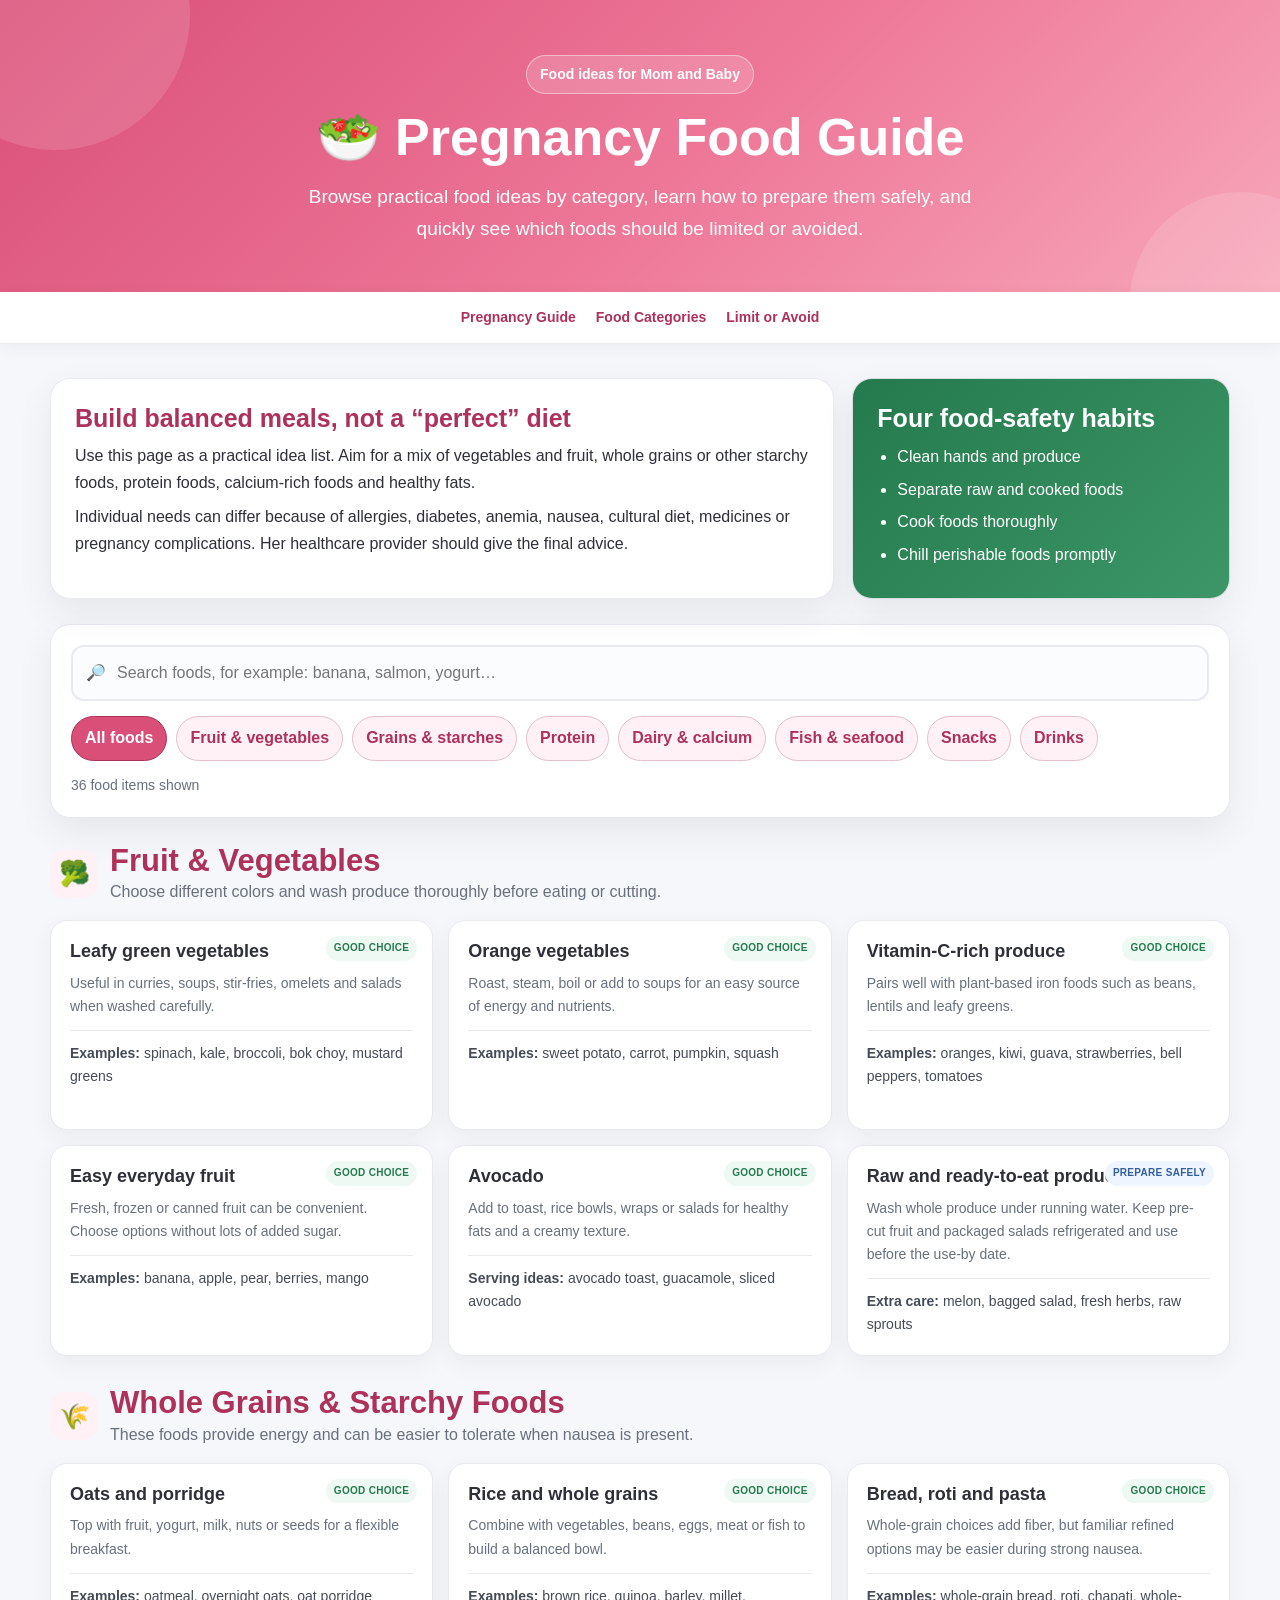
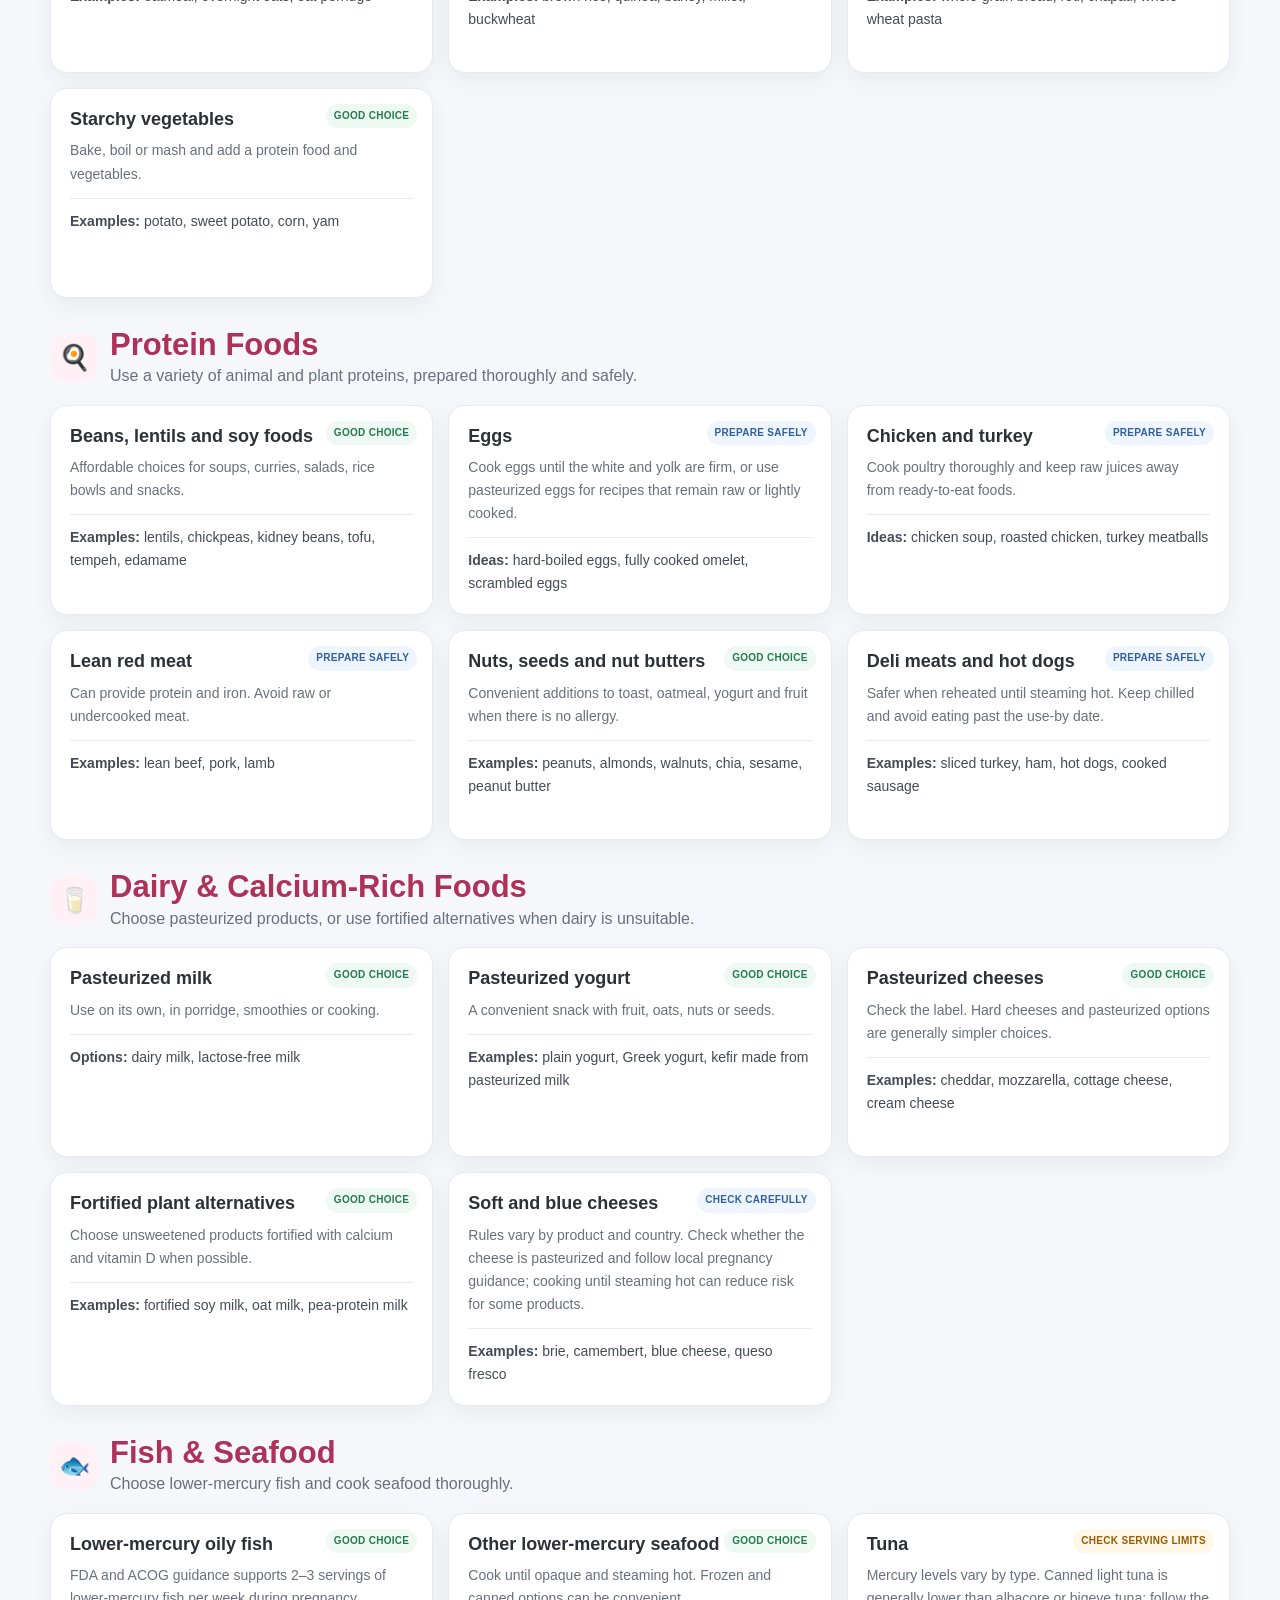
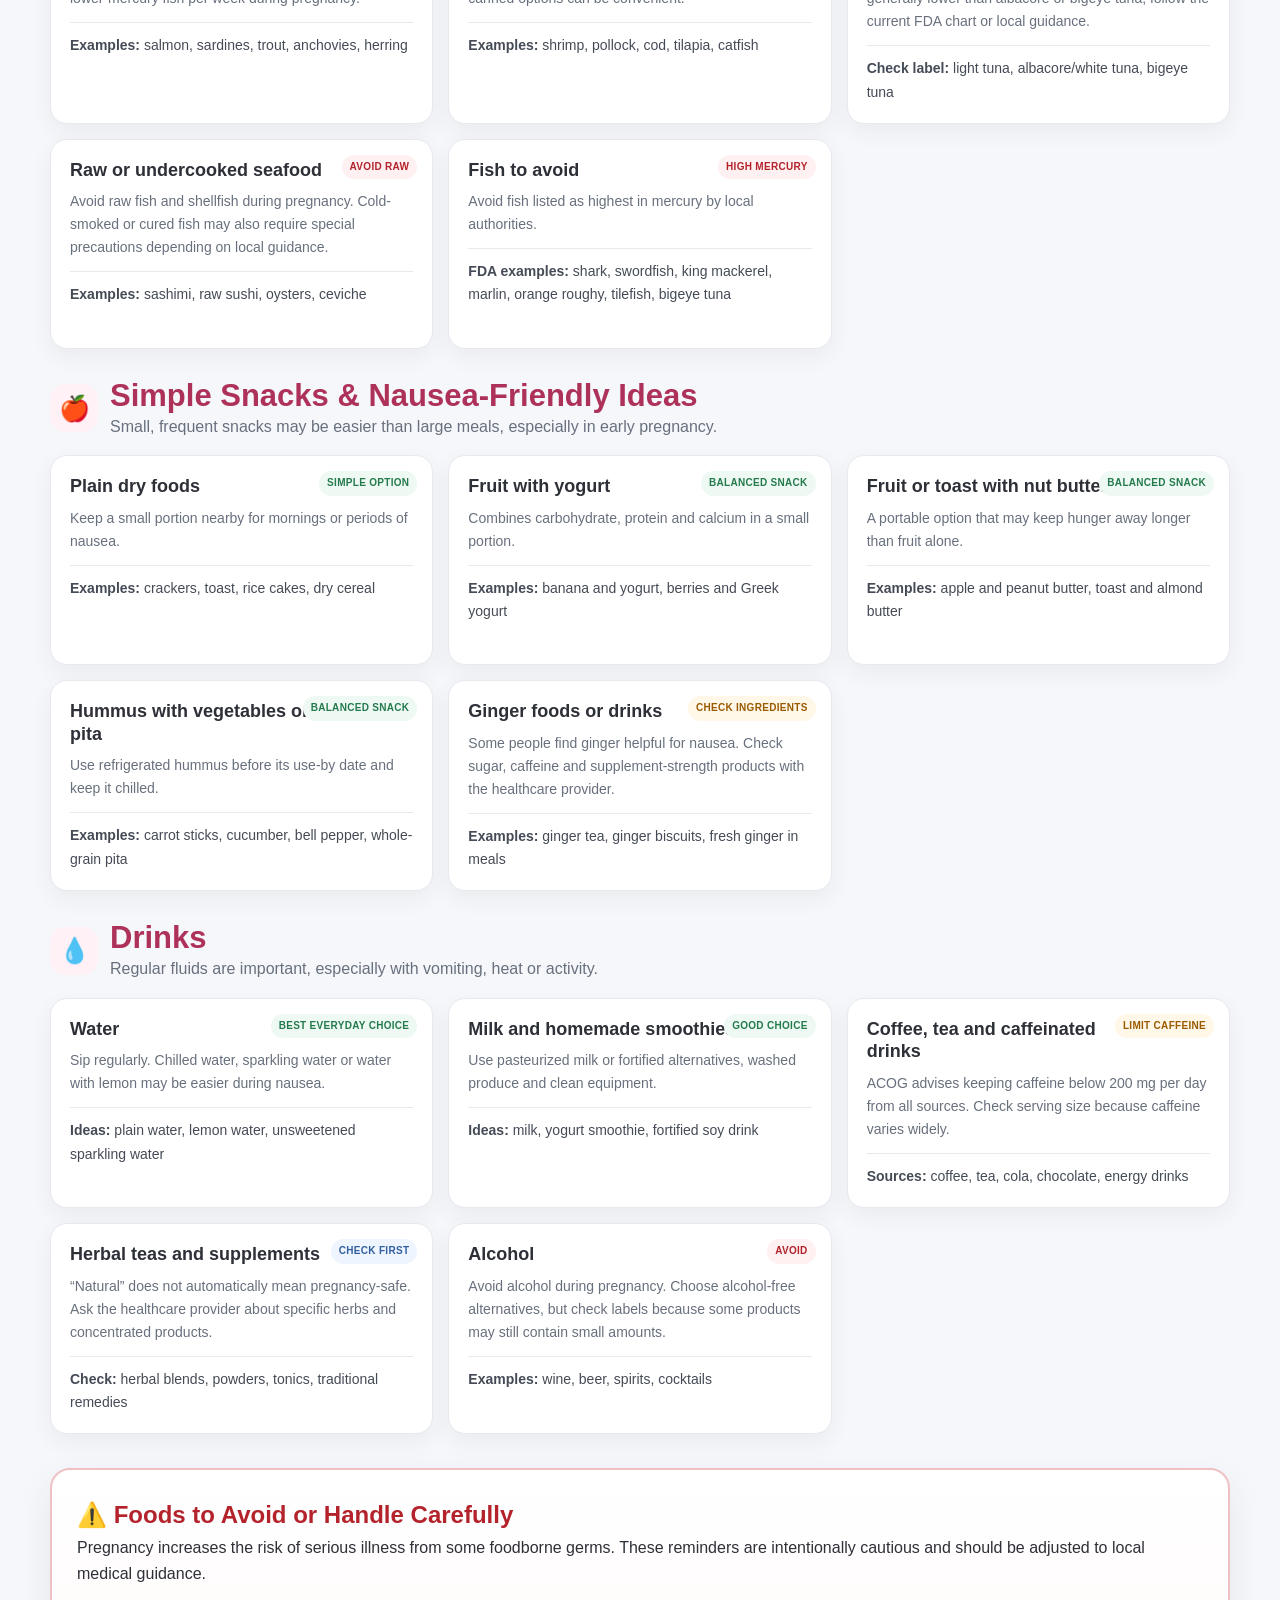
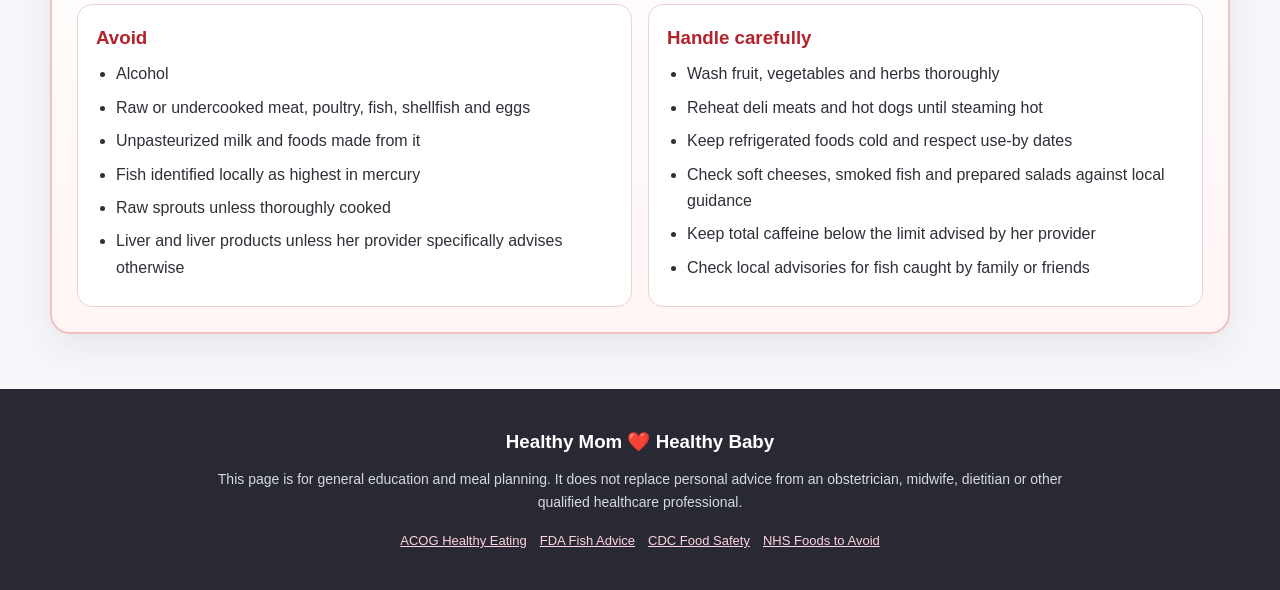
<file: preg/food/index.html>
<!DOCTYPE html>
<html lang="en">
<head>
<meta charset="UTF-8">
<meta name="viewport" content="width=device-width, initial-scale=1.0">
<meta name="description" content="A categorized pregnancy food guide with practical ideas for fruits, vegetables, proteins, grains, dairy, fish, snacks and drinks, plus foods to limit or avoid.">
<title>Pregnancy Food Guide | Our Pregnancy Journey</title>

<style>
:root {
    --pink: #d94f78;
    --pink-dark: #ad3159;
    --pink-soft: #fff1f5;
    --rose: #ffb8c9;
    --purple: #7357a7;
    --purple-soft: #f4f0ff;
    --green: #247a4d;
    --green-soft: #eef9f3;
    --amber: #9a5a00;
    --amber-soft: #fff7e7;
    --red: #b4232c;
    --red-soft: #fff0f1;
    --blue: #315f9d;
    --blue-soft: #eef5ff;
    --ink: #2e3038;
    --muted: #68707d;
    --line: #e7e9ef;
    --page: #f5f7fb;
    --white: #fff;
    --shadow: 0 14px 35px rgba(46, 48, 56, 0.08);
    --radius: 20px;
}

* {
    box-sizing: border-box;
    margin: 0;
    padding: 0;
}

html {
    scroll-behavior: smooth;
}

body {
    background: var(--page);
    color: var(--ink);
    font-family: Arial, Helvetica, sans-serif;
    line-height: 1.65;
}

button,
input {
    font: inherit;
}

a {
    color: inherit;
}

.hero {
    position: relative;
    overflow: hidden;
    padding: 55px 20px 48px;
    background: linear-gradient(135deg, #d94f78 0%, #ee7898 55%, #f7a7b9 100%);
    color: var(--white);
    text-align: center;
}

.hero::before,
.hero::after {
    content: "";
    position: absolute;
    border-radius: 50%;
    background: rgba(255,255,255,.13);
}

.hero::before {
    width: 270px;
    height: 270px;
    top: -120px;
    left: -80px;
}

.hero::after {
    width: 220px;
    height: 220px;
    right: -70px;
    bottom: -120px;
}

.hero__inner {
    position: relative;
    z-index: 1;
    width: min(850px, 100%);
    margin: 0 auto;
}

.hero__eyebrow {
    display: inline-flex;
    align-items: center;
    gap: 7px;
    margin-bottom: 14px;
    padding: 7px 13px;
    border: 1px solid rgba(255,255,255,.45);
    border-radius: 999px;
    background: rgba(255,255,255,.16);
    font-size: 14px;
    font-weight: 700;
}

.hero h1 {
    font-size: clamp(34px, 7vw, 52px);
    line-height: 1.12;
}

.hero p {
    max-width: 710px;
    margin: 15px auto 0;
    font-size: clamp(16px, 2.5vw, 19px);
}

.top-nav {
    position: sticky;
    top: 0;
    z-index: 30;
    display: flex;
    justify-content: center;
    gap: 20px;
    padding: 14px 18px;
    overflow-x: auto;
    background: rgba(255,255,255,.96);
    border-bottom: 1px solid var(--line);
    box-shadow: 0 4px 15px rgba(46,48,56,.05);
    backdrop-filter: blur(8px);
}

.top-nav a {
    flex: 0 0 auto;
    color: var(--pink-dark);
    font-size: 14px;
    font-weight: 800;
    text-decoration: none;
}

.top-nav a:hover,
.top-nav a:focus-visible {
    text-decoration: underline;
}

.page {
    width: min(1180px, calc(100% - 28px));
    margin: 0 auto;
    padding: 34px 0 55px;
}

.intro {
    display: grid;
    grid-template-columns: 1.35fr .65fr;
    gap: 18px;
    margin-bottom: 25px;
}

.card {
    padding: 24px;
    border: 1px solid rgba(231,233,239,.9);
    border-radius: var(--radius);
    background: var(--white);
    box-shadow: var(--shadow);
}

.card h2 {
    margin-bottom: 9px;
    color: var(--pink-dark);
    font-size: 25px;
    line-height: 1.25;
}

.card p + p {
    margin-top: 8px;
}

.quick-rule {
    background: linear-gradient(135deg, var(--green), #3c9667);
    color: var(--white);
}

.quick-rule h2 {
    color: var(--white);
}

.quick-rule ul {
    margin-top: 10px;
    padding-left: 20px;
}

.quick-rule li {
    margin-bottom: 6px;
}

.controls {
    margin-bottom: 24px;
    padding: 20px;
    border: 1px solid var(--line);
    border-radius: var(--radius);
    background: var(--white);
    box-shadow: var(--shadow);
}

.search-wrap {
    position: relative;
    margin-bottom: 15px;
}

.search-wrap span {
    position: absolute;
    top: 50%;
    left: 15px;
    transform: translateY(-50%);
    pointer-events: none;
}

.search-input {
    width: 100%;
    padding: 13px 15px 13px 44px;
    border: 2px solid var(--line);
    border-radius: 13px;
    background: #fbfcfe;
    color: var(--ink);
    outline: none;
}

.search-input:focus {
    border-color: var(--pink);
    box-shadow: 0 0 0 4px rgba(217,79,120,.12);
}

.filters {
    display: flex;
    flex-wrap: wrap;
    gap: 9px;
}

.filter-button {
    padding: 8px 13px;
    border: 1px solid #e3c0cc;
    border-radius: 999px;
    background: var(--pink-soft);
    color: var(--pink-dark);
    font-weight: 800;
    cursor: pointer;
}

.filter-button:hover,
.filter-button:focus-visible {
    border-color: var(--pink);
}

.filter-button.active {
    border-color: var(--pink-dark);
    background: var(--pink);
    color: var(--white);
}

.results-line {
    margin-top: 13px;
    color: var(--muted);
    font-size: 14px;
}

.category-section {
    margin-bottom: 28px;
}

.category-heading {
    display: flex;
    align-items: center;
    gap: 12px;
    margin-bottom: 15px;
}

.category-icon {
    display: grid;
    width: 48px;
    height: 48px;
    flex: 0 0 auto;
    place-items: center;
    border-radius: 15px;
    background: var(--pink-soft);
    font-size: 25px;
}

.category-heading h2 {
    color: var(--pink-dark);
    font-size: clamp(24px, 4vw, 31px);
    line-height: 1.2;
}

.category-heading p {
    color: var(--muted);
}

.food-grid {
    display: grid;
    grid-template-columns: repeat(3, minmax(0, 1fr));
    gap: 15px;
}

.food-card {
    position: relative;
    min-height: 210px;
    padding: 19px;
    border: 1px solid var(--line);
    border-radius: 17px;
    background: var(--white);
    box-shadow: 0 8px 22px rgba(46,48,56,.06);
    transition: transform .16s ease, box-shadow .16s ease;
}

.food-card:hover {
    transform: translateY(-2px);
    box-shadow: 0 13px 28px rgba(46,48,56,.09);
}

.food-card h3 {
    padding-right: 72px;
    color: var(--ink);
    font-size: 18px;
    line-height: 1.25;
}

.food-card p {
    margin-top: 9px;
    color: var(--muted);
    font-size: 14px;
}

.food-card__examples {
    margin-top: 12px;
    padding-top: 11px;
    border-top: 1px solid var(--line);
    color: #454b56;
    font-size: 14px;
}

.status {
    position: absolute;
    top: 15px;
    right: 15px;
    padding: 4px 8px;
    border-radius: 999px;
    font-size: 10px;
    font-weight: 900;
    letter-spacing: .03em;
    text-transform: uppercase;
}

.status--good {
    background: var(--green-soft);
    color: var(--green);
}

.status--safe {
    background: var(--blue-soft);
    color: var(--blue);
}

.status--limit {
    background: var(--amber-soft);
    color: var(--amber);
}

.status--avoid {
    background: var(--red-soft);
    color: var(--red);
}

.safety-box {
    margin-top: 34px;
    padding: 25px;
    border: 2px solid #efc1c5;
    border-radius: var(--radius);
    background: linear-gradient(180deg, #fff 0%, #fff5f5 100%);
    box-shadow: var(--shadow);
}

.safety-box h2 {
    color: var(--red);
}

.safety-grid {
    display: grid;
    grid-template-columns: repeat(2, minmax(0, 1fr));
    gap: 16px;
    margin-top: 16px;
}

.safety-list {
    padding: 18px;
    border: 1px solid #f0ced1;
    border-radius: 15px;
    background: var(--white);
}

.safety-list h3 {
    margin-bottom: 8px;
    color: var(--red);
}

.safety-list ul {
    padding-left: 20px;
}

.safety-list li {
    margin-bottom: 7px;
}

.empty-state {
    display: none;
    padding: 30px;
    border: 1px dashed #d1d6df;
    border-radius: 16px;
    background: var(--white);
    color: var(--muted);
    text-align: center;
}

footer {
    padding: 38px 20px;
    background: #282933;
    color: var(--white);
    text-align: center;
}

footer p {
    max-width: 860px;
    margin: 10px auto 0;
    color: #d7d9e0;
    font-size: 14px;
}

.source-links {
    display: flex;
    justify-content: center;
    flex-wrap: wrap;
    gap: 13px;
    margin-top: 16px;
}

.source-links a {
    color: #ffd3df;
    font-size: 13px;
}

[hidden] {
    display: none !important;
}

@media (max-width: 900px) {
    .food-grid {
        grid-template-columns: repeat(2, minmax(0, 1fr));
    }

    .intro {
        grid-template-columns: 1fr;
    }
}

@media (max-width: 620px) {
    .hero {
        padding-top: 43px;
    }

    .top-nav {
        justify-content: flex-start;
    }

    .food-grid,
    .safety-grid {
        grid-template-columns: 1fr;
    }

    .card,
    .controls,
    .safety-box {
        padding: 19px;
    }

    .food-card {
        min-height: auto;
    }
}
</style>
</head>

<body>
<header class="hero">
    <div class="hero__inner">
        <div class="hero__eyebrow">Food ideas for Mom and Baby</div>
        <h1>🥗 Pregnancy Food Guide</h1>
        <p>Browse practical food ideas by category, learn how to prepare them safely, and quickly see which foods should be limited or avoided.</p>
    </div>
</header>

<nav class="top-nav" aria-label="Page navigation">
    <a href="/preg">Pregnancy Guide</a>
    <a href="#food-categories">Food Categories</a>
    <a href="#foods-to-avoid">Limit or Avoid</a>
</nav>

<main class="page">
    <section class="intro" aria-label="Food guide introduction">
        <article class="card">
            <h2>Build balanced meals, not a “perfect” diet</h2>
            <p>Use this page as a practical idea list. Aim for a mix of vegetables and fruit, whole grains or other starchy foods, protein foods, calcium-rich foods and healthy fats.</p>
            <p>Individual needs can differ because of allergies, diabetes, anemia, nausea, cultural diet, medicines or pregnancy complications. Her healthcare provider should give the final advice.</p>
        </article>

        <aside class="card quick-rule">
            <h2>Four food-safety habits</h2>
            <ul>
                <li>Clean hands and produce</li>
                <li>Separate raw and cooked foods</li>
                <li>Cook foods thoroughly</li>
                <li>Chill perishable foods promptly</li>
            </ul>
        </aside>
    </section>

    <section id="food-categories">
        <div class="controls">
            <div class="search-wrap">
                <span aria-hidden="true">🔎</span>
                <label for="foodSearch" hidden>Search food items</label>
                <input class="search-input" id="foodSearch" type="search" placeholder="Search foods, for example: banana, salmon, yogurt…" autocomplete="off">
            </div>

            <div class="filters" role="group" aria-label="Filter food categories">
                <button class="filter-button active" type="button" data-filter="all">All foods</button>
                <button class="filter-button" type="button" data-filter="fruit-veg">Fruit & vegetables</button>
                <button class="filter-button" type="button" data-filter="grains">Grains & starches</button>
                <button class="filter-button" type="button" data-filter="protein">Protein</button>
                <button class="filter-button" type="button" data-filter="dairy">Dairy & calcium</button>
                <button class="filter-button" type="button" data-filter="fish">Fish & seafood</button>
                <button class="filter-button" type="button" data-filter="snacks">Snacks</button>
                <button class="filter-button" type="button" data-filter="drinks">Drinks</button>
            </div>

            <p class="results-line" id="resultsLine" aria-live="polite"></p>
        </div>

        <section class="category-section" data-category-section="fruit-veg">
            <div class="category-heading">
                <div class="category-icon">🥦</div>
                <div>
                    <h2>Fruit & Vegetables</h2>
                    <p>Choose different colors and wash produce thoroughly before eating or cutting.</p>
                </div>
            </div>

            <div class="food-grid">
                <article class="food-card" data-category="fruit-veg" data-search="leafy greens spinach kale broccoli folate iron vegetables">
                    <span class="status status--good">Good choice</span>
                    <h3>Leafy green vegetables</h3>
                    <p>Useful in curries, soups, stir-fries, omelets and salads when washed carefully.</p>
                    <div class="food-card__examples"><strong>Examples:</strong> spinach, kale, broccoli, bok choy, mustard greens</div>
                </article>

                <article class="food-card" data-category="fruit-veg" data-search="orange vegetables sweet potato carrot pumpkin squash">
                    <span class="status status--good">Good choice</span>
                    <h3>Orange vegetables</h3>
                    <p>Roast, steam, boil or add to soups for an easy source of energy and nutrients.</p>
                    <div class="food-card__examples"><strong>Examples:</strong> sweet potato, carrot, pumpkin, squash</div>
                </article>

                <article class="food-card" data-category="fruit-veg" data-search="vitamin c fruit orange kiwi guava strawberry bell pepper tomato">
                    <span class="status status--good">Good choice</span>
                    <h3>Vitamin-C-rich produce</h3>
                    <p>Pairs well with plant-based iron foods such as beans, lentils and leafy greens.</p>
                    <div class="food-card__examples"><strong>Examples:</strong> oranges, kiwi, guava, strawberries, bell peppers, tomatoes</div>
                </article>

                <article class="food-card" data-category="fruit-veg" data-search="banana apple pear berries fruit snack nausea">
                    <span class="status status--good">Good choice</span>
                    <h3>Easy everyday fruit</h3>
                    <p>Fresh, frozen or canned fruit can be convenient. Choose options without lots of added sugar.</p>
                    <div class="food-card__examples"><strong>Examples:</strong> banana, apple, pear, berries, mango</div>
                </article>

                <article class="food-card" data-category="fruit-veg" data-search="avocado healthy fats folate toast salad">
                    <span class="status status--good">Good choice</span>
                    <h3>Avocado</h3>
                    <p>Add to toast, rice bowls, wraps or salads for healthy fats and a creamy texture.</p>
                    <div class="food-card__examples"><strong>Serving ideas:</strong> avocado toast, guacamole, sliced avocado</div>
                </article>

                <article class="food-card" data-category="fruit-veg" data-search="precut melon salad sprouts raw produce wash safety">
                    <span class="status status--safe">Prepare safely</span>
                    <h3>Raw and ready-to-eat produce</h3>
                    <p>Wash whole produce under running water. Keep pre-cut fruit and packaged salads refrigerated and use before the use-by date.</p>
                    <div class="food-card__examples"><strong>Extra care:</strong> melon, bagged salad, fresh herbs, raw sprouts</div>
                </article>
            </div>
        </section>

        <section class="category-section" data-category-section="grains">
            <div class="category-heading">
                <div class="category-icon">🌾</div>
                <div>
                    <h2>Whole Grains & Starchy Foods</h2>
                    <p>These foods provide energy and can be easier to tolerate when nausea is present.</p>
                </div>
            </div>

            <div class="food-grid">
                <article class="food-card" data-category="grains" data-search="oats oatmeal porridge whole grain breakfast">
                    <span class="status status--good">Good choice</span>
                    <h3>Oats and porridge</h3>
                    <p>Top with fruit, yogurt, milk, nuts or seeds for a flexible breakfast.</p>
                    <div class="food-card__examples"><strong>Examples:</strong> oatmeal, overnight oats, oat porridge</div>
                </article>

                <article class="food-card" data-category="grains" data-search="rice brown rice quinoa barley millet buckwheat grains">
                    <span class="status status--good">Good choice</span>
                    <h3>Rice and whole grains</h3>
                    <p>Combine with vegetables, beans, eggs, meat or fish to build a balanced bowl.</p>
                    <div class="food-card__examples"><strong>Examples:</strong> brown rice, quinoa, barley, millet, buckwheat</div>
                </article>

                <article class="food-card" data-category="grains" data-search="bread whole grain roti chapati pasta noodles starch">
                    <span class="status status--good">Good choice</span>
                    <h3>Bread, roti and pasta</h3>
                    <p>Whole-grain choices add fiber, but familiar refined options may be easier during strong nausea.</p>
                    <div class="food-card__examples"><strong>Examples:</strong> whole-grain bread, roti, chapati, whole-wheat pasta</div>
                </article>

                <article class="food-card" data-category="grains" data-search="potato sweet potato corn starchy vegetables">
                    <span class="status status--good">Good choice</span>
                    <h3>Starchy vegetables</h3>
                    <p>Bake, boil or mash and add a protein food and vegetables.</p>
                    <div class="food-card__examples"><strong>Examples:</strong> potato, sweet potato, corn, yam</div>
                </article>
            </div>
        </section>

        <section class="category-section" data-category-section="protein">
            <div class="category-heading">
                <div class="category-icon">🍳</div>
                <div>
                    <h2>Protein Foods</h2>
                    <p>Use a variety of animal and plant proteins, prepared thoroughly and safely.</p>
                </div>
            </div>

            <div class="food-grid">
                <article class="food-card" data-category="protein" data-search="beans lentils chickpeas peas tofu tempeh plant protein">
                    <span class="status status--good">Good choice</span>
                    <h3>Beans, lentils and soy foods</h3>
                    <p>Affordable choices for soups, curries, salads, rice bowls and snacks.</p>
                    <div class="food-card__examples"><strong>Examples:</strong> lentils, chickpeas, kidney beans, tofu, tempeh, edamame</div>
                </article>

                <article class="food-card" data-category="protein" data-search="egg eggs omelet boiled cooked pasteurized">
                    <span class="status status--safe">Prepare safely</span>
                    <h3>Eggs</h3>
                    <p>Cook eggs until the white and yolk are firm, or use pasteurized eggs for recipes that remain raw or lightly cooked.</p>
                    <div class="food-card__examples"><strong>Ideas:</strong> hard-boiled eggs, fully cooked omelet, scrambled eggs</div>
                </article>

                <article class="food-card" data-category="protein" data-search="chicken turkey poultry meat lean cooked">
                    <span class="status status--safe">Prepare safely</span>
                    <h3>Chicken and turkey</h3>
                    <p>Cook poultry thoroughly and keep raw juices away from ready-to-eat foods.</p>
                    <div class="food-card__examples"><strong>Ideas:</strong> chicken soup, roasted chicken, turkey meatballs</div>
                </article>

                <article class="food-card" data-category="protein" data-search="beef pork lamb meat iron fully cooked">
                    <span class="status status--safe">Prepare safely</span>
                    <h3>Lean red meat</h3>
                    <p>Can provide protein and iron. Avoid raw or undercooked meat.</p>
                    <div class="food-card__examples"><strong>Examples:</strong> lean beef, pork, lamb</div>
                </article>

                <article class="food-card" data-category="protein" data-search="nuts seeds peanut butter almond walnut chia sesame">
                    <span class="status status--good">Good choice</span>
                    <h3>Nuts, seeds and nut butters</h3>
                    <p>Convenient additions to toast, oatmeal, yogurt and fruit when there is no allergy.</p>
                    <div class="food-card__examples"><strong>Examples:</strong> peanuts, almonds, walnuts, chia, sesame, peanut butter</div>
                </article>

                <article class="food-card" data-category="protein" data-search="deli meat ham salami hot dog sausage steaming listeria">
                    <span class="status status--safe">Prepare safely</span>
                    <h3>Deli meats and hot dogs</h3>
                    <p>Safer when reheated until steaming hot. Keep chilled and avoid eating past the use-by date.</p>
                    <div class="food-card__examples"><strong>Examples:</strong> sliced turkey, ham, hot dogs, cooked sausage</div>
                </article>
            </div>
        </section>

        <section class="category-section" data-category-section="dairy">
            <div class="category-heading">
                <div class="category-icon">🥛</div>
                <div>
                    <h2>Dairy & Calcium-Rich Foods</h2>
                    <p>Choose pasteurized products, or use fortified alternatives when dairy is unsuitable.</p>
                </div>
            </div>

            <div class="food-grid">
                <article class="food-card" data-category="dairy" data-search="milk pasteurized dairy calcium">
                    <span class="status status--good">Good choice</span>
                    <h3>Pasteurized milk</h3>
                    <p>Use on its own, in porridge, smoothies or cooking.</p>
                    <div class="food-card__examples"><strong>Options:</strong> dairy milk, lactose-free milk</div>
                </article>

                <article class="food-card" data-category="dairy" data-search="yogurt greek yogurt pasteurized calcium protein">
                    <span class="status status--good">Good choice</span>
                    <h3>Pasteurized yogurt</h3>
                    <p>A convenient snack with fruit, oats, nuts or seeds.</p>
                    <div class="food-card__examples"><strong>Examples:</strong> plain yogurt, Greek yogurt, kefir made from pasteurized milk</div>
                </article>

                <article class="food-card" data-category="dairy" data-search="cheese cheddar mozzarella cottage cheese pasteurized">
                    <span class="status status--good">Good choice</span>
                    <h3>Pasteurized cheeses</h3>
                    <p>Check the label. Hard cheeses and pasteurized options are generally simpler choices.</p>
                    <div class="food-card__examples"><strong>Examples:</strong> cheddar, mozzarella, cottage cheese, cream cheese</div>
                </article>

                <article class="food-card" data-category="dairy" data-search="plant milk soy milk oat milk fortified calcium vitamin d">
                    <span class="status status--good">Good choice</span>
                    <h3>Fortified plant alternatives</h3>
                    <p>Choose unsweetened products fortified with calcium and vitamin D when possible.</p>
                    <div class="food-card__examples"><strong>Examples:</strong> fortified soy milk, oat milk, pea-protein milk</div>
                </article>

                <article class="food-card" data-category="dairy" data-search="soft cheese brie camembert blue cheese unpasteurized listeria">
                    <span class="status status--safe">Check carefully</span>
                    <h3>Soft and blue cheeses</h3>
                    <p>Rules vary by product and country. Check whether the cheese is pasteurized and follow local pregnancy guidance; cooking until steaming hot can reduce risk for some products.</p>
                    <div class="food-card__examples"><strong>Examples:</strong> brie, camembert, blue cheese, queso fresco</div>
                </article>
            </div>
        </section>

        <section class="category-section" data-category-section="fish">
            <div class="category-heading">
                <div class="category-icon">🐟</div>
                <div>
                    <h2>Fish & Seafood</h2>
                    <p>Choose lower-mercury fish and cook seafood thoroughly.</p>
                </div>
            </div>

            <div class="food-grid">
                <article class="food-card" data-category="fish" data-search="salmon sardines trout anchovies herring lower mercury omega 3">
                    <span class="status status--good">Good choice</span>
                    <h3>Lower-mercury oily fish</h3>
                    <p>FDA and ACOG guidance supports 2–3 servings of lower-mercury fish per week during pregnancy.</p>
                    <div class="food-card__examples"><strong>Examples:</strong> salmon, sardines, trout, anchovies, herring</div>
                </article>

                <article class="food-card" data-category="fish" data-search="shrimp prawns pollock cod tilapia catfish lower mercury seafood">
                    <span class="status status--good">Good choice</span>
                    <h3>Other lower-mercury seafood</h3>
                    <p>Cook until opaque and steaming hot. Frozen and canned options can be convenient.</p>
                    <div class="food-card__examples"><strong>Examples:</strong> shrimp, pollock, cod, tilapia, catfish</div>
                </article>

                <article class="food-card" data-category="fish" data-search="canned light tuna albacore tuna mercury limit">
                    <span class="status status--limit">Check serving limits</span>
                    <h3>Tuna</h3>
                    <p>Mercury levels vary by type. Canned light tuna is generally lower than albacore or bigeye tuna; follow the current FDA chart or local guidance.</p>
                    <div class="food-card__examples"><strong>Check label:</strong> light tuna, albacore/white tuna, bigeye tuna</div>
                </article>

                <article class="food-card" data-category="fish" data-search="sushi sashimi raw fish oysters shellfish ceviche smoked fish">
                    <span class="status status--avoid">Avoid raw</span>
                    <h3>Raw or undercooked seafood</h3>
                    <p>Avoid raw fish and shellfish during pregnancy. Cold-smoked or cured fish may also require special precautions depending on local guidance.</p>
                    <div class="food-card__examples"><strong>Examples:</strong> sashimi, raw sushi, oysters, ceviche</div>
                </article>

                <article class="food-card" data-category="fish" data-search="shark swordfish king mackerel marlin orange roughy tilefish bigeye tuna high mercury">
                    <span class="status status--avoid">High mercury</span>
                    <h3>Fish to avoid</h3>
                    <p>Avoid fish listed as highest in mercury by local authorities.</p>
                    <div class="food-card__examples"><strong>FDA examples:</strong> shark, swordfish, king mackerel, marlin, orange roughy, tilefish, bigeye tuna</div>
                </article>
            </div>
        </section>

        <section class="category-section" data-category-section="snacks">
            <div class="category-heading">
                <div class="category-icon">🍎</div>
                <div>
                    <h2>Simple Snacks & Nausea-Friendly Ideas</h2>
                    <p>Small, frequent snacks may be easier than large meals, especially in early pregnancy.</p>
                </div>
            </div>

            <div class="food-grid">
                <article class="food-card" data-category="snacks" data-search="crackers toast rice cakes nausea plain snack">
                    <span class="status status--good">Simple option</span>
                    <h3>Plain dry foods</h3>
                    <p>Keep a small portion nearby for mornings or periods of nausea.</p>
                    <div class="food-card__examples"><strong>Examples:</strong> crackers, toast, rice cakes, dry cereal</div>
                </article>

                <article class="food-card" data-category="snacks" data-search="fruit yogurt snack banana berries">
                    <span class="status status--good">Balanced snack</span>
                    <h3>Fruit with yogurt</h3>
                    <p>Combines carbohydrate, protein and calcium in a small portion.</p>
                    <div class="food-card__examples"><strong>Examples:</strong> banana and yogurt, berries and Greek yogurt</div>
                </article>

                <article class="food-card" data-category="snacks" data-search="apple peanut butter toast nut butter snack">
                    <span class="status status--good">Balanced snack</span>
                    <h3>Fruit or toast with nut butter</h3>
                    <p>A portable option that may keep hunger away longer than fruit alone.</p>
                    <div class="food-card__examples"><strong>Examples:</strong> apple and peanut butter, toast and almond butter</div>
                </article>

                <article class="food-card" data-category="snacks" data-search="hummus vegetables pita chickpeas snack">
                    <span class="status status--good">Balanced snack</span>
                    <h3>Hummus with vegetables or pita</h3>
                    <p>Use refrigerated hummus before its use-by date and keep it chilled.</p>
                    <div class="food-card__examples"><strong>Examples:</strong> carrot sticks, cucumber, bell pepper, whole-grain pita</div>
                </article>

                <article class="food-card" data-category="snacks" data-search="ginger nausea tea candy biscuits">
                    <span class="status status--limit">Check ingredients</span>
                    <h3>Ginger foods or drinks</h3>
                    <p>Some people find ginger helpful for nausea. Check sugar, caffeine and supplement-strength products with the healthcare provider.</p>
                    <div class="food-card__examples"><strong>Examples:</strong> ginger tea, ginger biscuits, fresh ginger in meals</div>
                </article>
            </div>
        </section>

        <section class="category-section" data-category-section="drinks">
            <div class="category-heading">
                <div class="category-icon">💧</div>
                <div>
                    <h2>Drinks</h2>
                    <p>Regular fluids are important, especially with vomiting, heat or activity.</p>
                </div>
            </div>

            <div class="food-grid">
                <article class="food-card" data-category="drinks" data-search="water hydration sparkling water lemon">
                    <span class="status status--good">Best everyday choice</span>
                    <h3>Water</h3>
                    <p>Sip regularly. Chilled water, sparkling water or water with lemon may be easier during nausea.</p>
                    <div class="food-card__examples"><strong>Ideas:</strong> plain water, lemon water, unsweetened sparkling water</div>
                </article>

                <article class="food-card" data-category="drinks" data-search="milk smoothie pasteurized fruit yogurt drink">
                    <span class="status status--good">Good choice</span>
                    <h3>Milk and homemade smoothies</h3>
                    <p>Use pasteurized milk or fortified alternatives, washed produce and clean equipment.</p>
                    <div class="food-card__examples"><strong>Ideas:</strong> milk, yogurt smoothie, fortified soy drink</div>
                </article>

                <article class="food-card" data-category="drinks" data-search="coffee tea caffeine 200 mg cola chocolate energy drink">
                    <span class="status status--limit">Limit caffeine</span>
                    <h3>Coffee, tea and caffeinated drinks</h3>
                    <p>ACOG advises keeping caffeine below 200 mg per day from all sources. Check serving size because caffeine varies widely.</p>
                    <div class="food-card__examples"><strong>Sources:</strong> coffee, tea, cola, chocolate, energy drinks</div>
                </article>

                <article class="food-card" data-category="drinks" data-search="herbal tea supplements herbs pregnancy">
                    <span class="status status--safe">Check first</span>
                    <h3>Herbal teas and supplements</h3>
                    <p>“Natural” does not automatically mean pregnancy-safe. Ask the healthcare provider about specific herbs and concentrated products.</p>
                    <div class="food-card__examples"><strong>Check:</strong> herbal blends, powders, tonics, traditional remedies</div>
                </article>

                <article class="food-card" data-category="drinks" data-search="alcohol wine beer spirits avoid pregnancy">
                    <span class="status status--avoid">Avoid</span>
                    <h3>Alcohol</h3>
                    <p>Avoid alcohol during pregnancy. Choose alcohol-free alternatives, but check labels because some products may still contain small amounts.</p>
                    <div class="food-card__examples"><strong>Examples:</strong> wine, beer, spirits, cocktails</div>
                </article>
            </div>
        </section>

        <div class="empty-state" id="emptyState">
            <h2>No matching foods found</h2>
            <p>Try another search term or select “All foods.”</p>
        </div>
    </section>

    <section class="safety-box" id="foods-to-avoid">
        <h2>⚠️ Foods to Avoid or Handle Carefully</h2>
        <p>Pregnancy increases the risk of serious illness from some foodborne germs. These reminders are intentionally cautious and should be adjusted to local medical guidance.</p>

        <div class="safety-grid">
            <article class="safety-list">
                <h3>Avoid</h3>
                <ul>
                    <li>Alcohol</li>
                    <li>Raw or undercooked meat, poultry, fish, shellfish and eggs</li>
                    <li>Unpasteurized milk and foods made from it</li>
                    <li>Fish identified locally as highest in mercury</li>
                    <li>Raw sprouts unless thoroughly cooked</li>
                    <li>Liver and liver products unless her provider specifically advises otherwise</li>
                </ul>
            </article>

            <article class="safety-list">
                <h3>Handle carefully</h3>
                <ul>
                    <li>Wash fruit, vegetables and herbs thoroughly</li>
                    <li>Reheat deli meats and hot dogs until steaming hot</li>
                    <li>Keep refrigerated foods cold and respect use-by dates</li>
                    <li>Check soft cheeses, smoked fish and prepared salads against local guidance</li>
                    <li>Keep total caffeine below the limit advised by her provider</li>
                    <li>Check local advisories for fish caught by family or friends</li>
                </ul>
            </article>
        </div>
    </section>
</main>

<footer>
    <h3>Healthy Mom ❤️ Healthy Baby</h3>
    <p>This page is for general education and meal planning. It does not replace personal advice from an obstetrician, midwife, dietitian or other qualified healthcare professional.</p>
    <div class="source-links" aria-label="Food guidance sources">
        <a href="https://www.acog.org/womens-health/faqs/healthy-eating-during-pregnancy" target="_blank" rel="noopener noreferrer">ACOG Healthy Eating</a>
        <a href="https://www.fda.gov/food/consumers/advice-about-eating-fish" target="_blank" rel="noopener noreferrer">FDA Fish Advice</a>
        <a href="https://www.cdc.gov/food-safety/foods/pregnant-women.html" target="_blank" rel="noopener noreferrer">CDC Food Safety</a>
        <a href="https://www.nhs.uk/pregnancy/keeping-well/foods-to-avoid/" target="_blank" rel="noopener noreferrer">NHS Foods to Avoid</a>
    </div>
</footer>

<script>
document.addEventListener("DOMContentLoaded", () => {
    const filterButtons = [...document.querySelectorAll(".filter-button")];
    const foodCards = [...document.querySelectorAll(".food-card")];
    const categorySections = [...document.querySelectorAll(".category-section")];
    const searchInput = document.getElementById("foodSearch");
    const resultsLine = document.getElementById("resultsLine");
    const emptyState = document.getElementById("emptyState");

    let activeFilter = "all";

    function normalize(value) {
        return value.toLowerCase().trim();
    }

    function updateFoods() {
        const query = normalize(searchInput.value);
        let visibleCount = 0;

        foodCards.forEach(card => {
            const categoryMatches = activeFilter === "all" || card.dataset.category === activeFilter;
            const searchText = normalize(`${card.textContent} ${card.dataset.search || ""}`);
            const searchMatches = !query || searchText.includes(query);
            const visible = categoryMatches && searchMatches;

            card.hidden = !visible;
            if (visible) visibleCount += 1;
        });

        categorySections.forEach(section => {
            const hasVisibleCards = [...section.querySelectorAll(".food-card")].some(card => !card.hidden);
            section.hidden = !hasVisibleCards;
        });

        emptyState.style.display = visibleCount === 0 ? "block" : "none";
        resultsLine.textContent = `${visibleCount} food item${visibleCount === 1 ? "" : "s"} shown`;
    }

    filterButtons.forEach(button => {
        button.addEventListener("click", () => {
            activeFilter = button.dataset.filter;

            filterButtons.forEach(item => {
                const active = item === button;
                item.classList.toggle("active", active);
                item.setAttribute("aria-pressed", String(active));
            });

            updateFoods();
        });
    });

    searchInput.addEventListener("input", updateFoods);
    updateFoods();
});
</script>
</body>
</html>
</file>
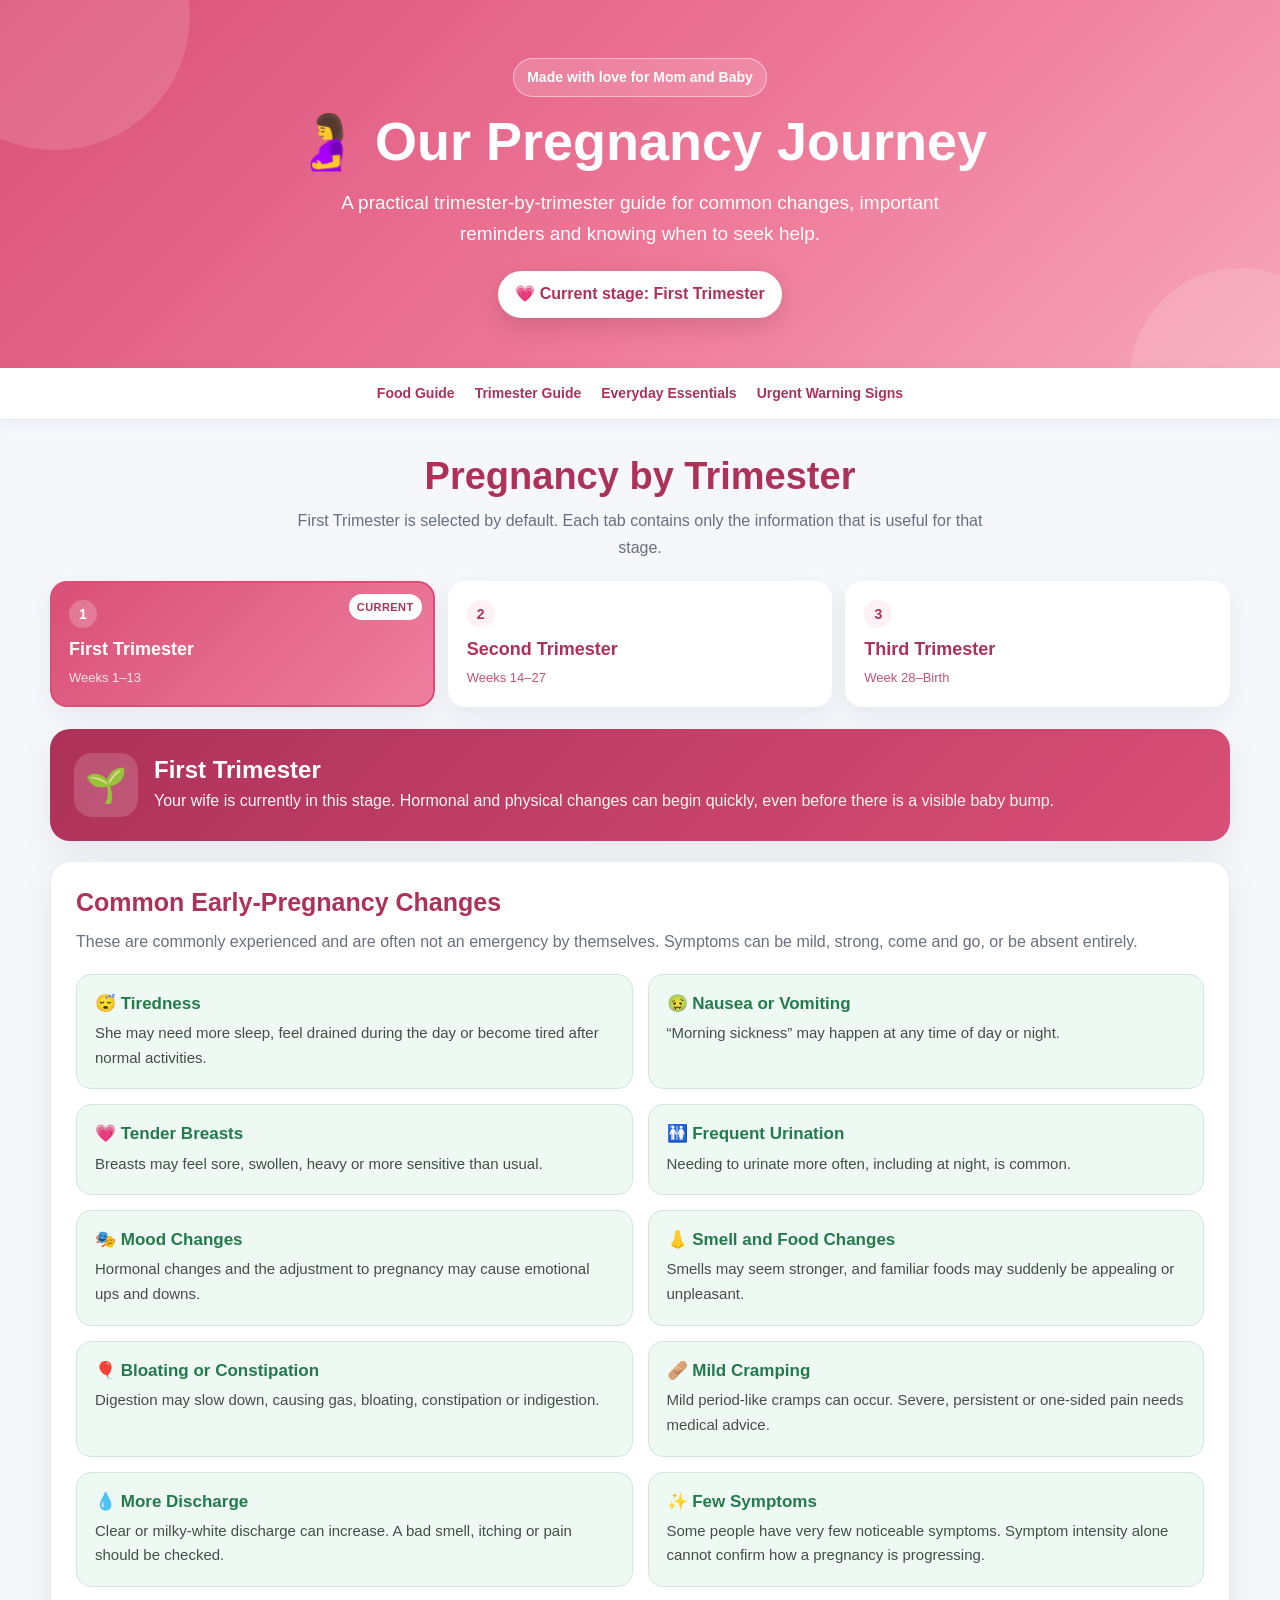
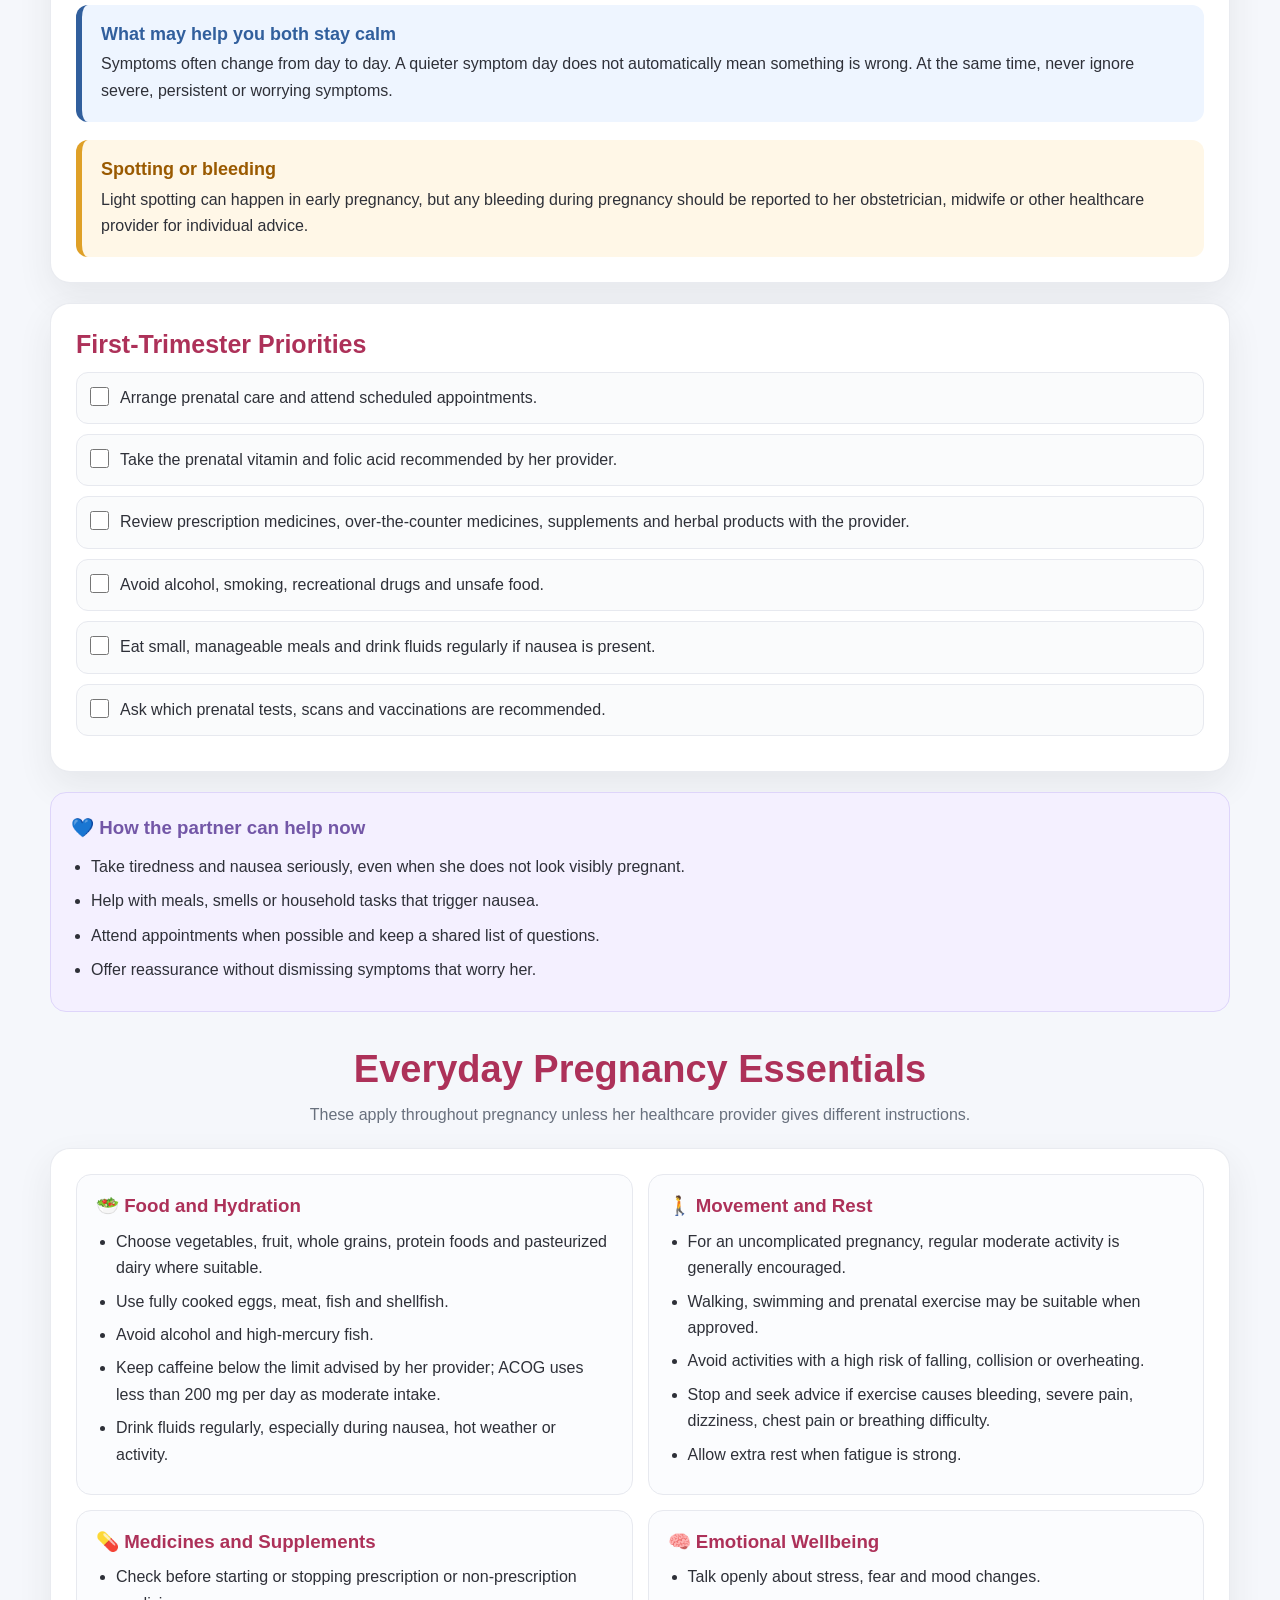
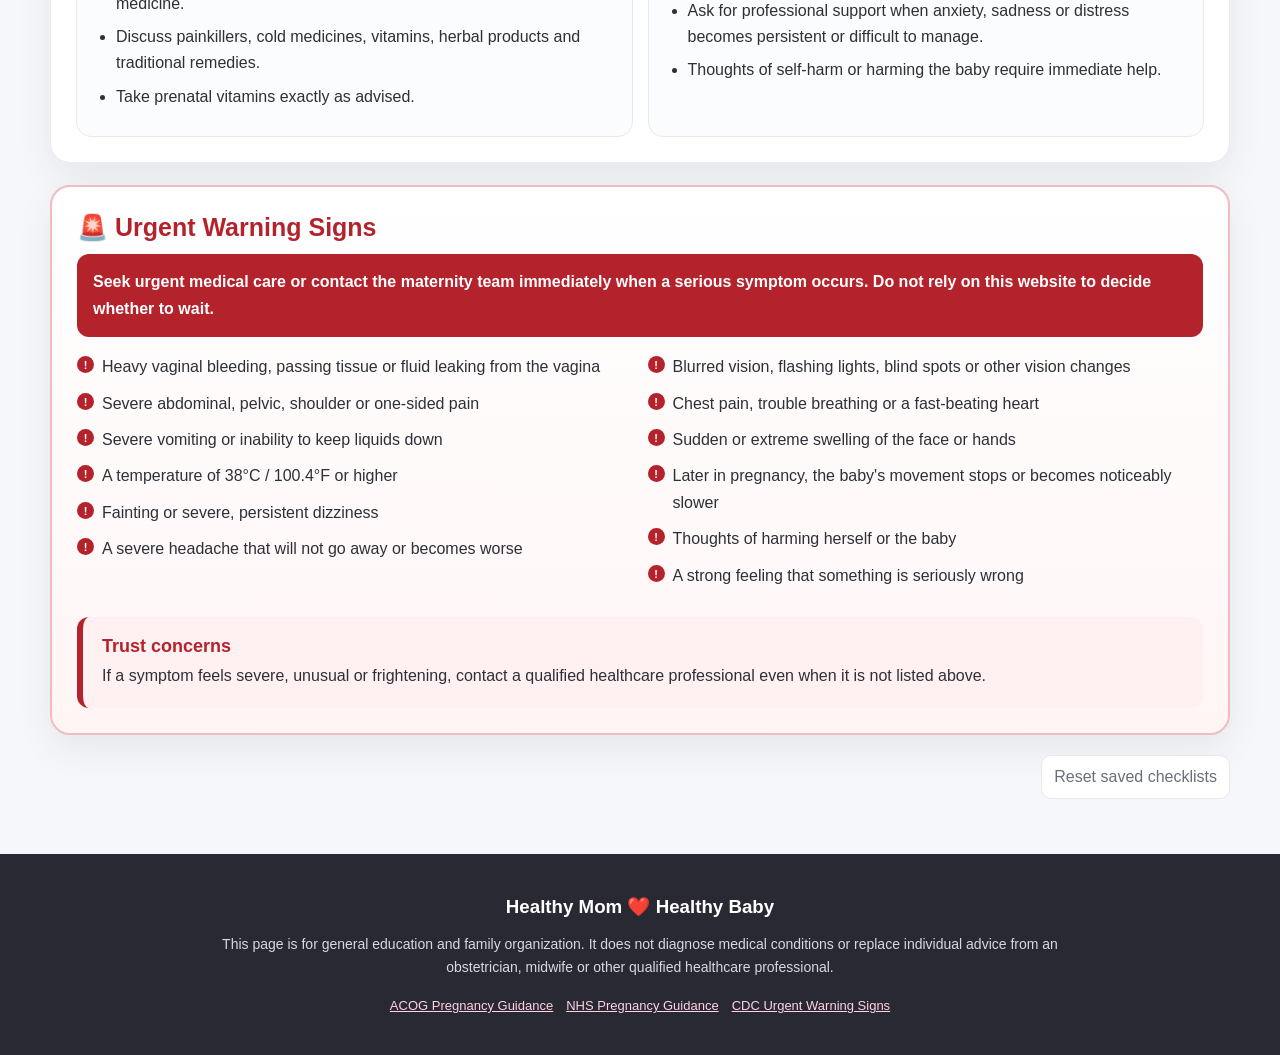
<file: preg/index2.html>
<!DOCTYPE html>
<html lang="en">
<head>
<meta charset="UTF-8">
<meta name="viewport" content="width=device-width, initial-scale=1.0">
<meta name="description" content="A simple trimester-by-trimester pregnancy guide with common symptoms, practical reminders, partner support tips and urgent warning signs.">
<title>Our Pregnancy Journey</title>

<style>
:root {
    --pink: #d94f78;
    --pink-dark: #ad3159;
    --pink-soft: #fff1f5;
    --rose: #ffb8c9;
    --purple: #7357a7;
    --purple-soft: #f4f0ff;
    --green: #247a4d;
    --green-soft: #eef9f3;
    --amber: #9a5a00;
    --amber-soft: #fff7e7;
    --red: #b4232c;
    --red-soft: #fff0f1;
    --blue: #315f9d;
    --blue-soft: #eef5ff;
    --ink: #2e3038;
    --muted: #68707d;
    --line: #e7e9ef;
    --page: #f5f7fb;
    --white: #fff;
    --shadow: 0 14px 35px rgba(46, 48, 56, 0.08);
    --radius: 20px;
}

* {
    box-sizing: border-box;
    margin: 0;
    padding: 0;
}

html {
    scroll-behavior: smooth;
}

body {
    background: var(--page);
    color: var(--ink);
    font-family: Arial, Helvetica, sans-serif;
    line-height: 1.65;
}

button,
input {
    font: inherit;
}

a {
    color: inherit;
}

.hero {
    position: relative;
    overflow: hidden;
    padding: 58px 20px 50px;
    background: linear-gradient(135deg, #d94f78 0%, #ee7898 55%, #f7a7b9 100%);
    color: var(--white);
    text-align: center;
}

.hero::before,
.hero::after {
    content: "";
    position: absolute;
    border-radius: 50%;
    background: rgba(255,255,255,.13);
}

.hero::before {
    width: 270px;
    height: 270px;
    top: -120px;
    left: -80px;
}

.hero::after {
    width: 220px;
    height: 220px;
    right: -70px;
    bottom: -120px;
}

.hero__inner {
    position: relative;
    z-index: 1;
    width: min(850px, 100%);
    margin: 0 auto;
}

.hero__eyebrow {
    display: inline-flex;
    align-items: center;
    gap: 7px;
    margin-bottom: 14px;
    padding: 7px 13px;
    border: 1px solid rgba(255,255,255,.45);
    border-radius: 999px;
    background: rgba(255,255,255,.16);
    font-size: 14px;
    font-weight: 700;
}

.hero h1 {
    font-size: clamp(34px, 7vw, 54px);
    line-height: 1.12;
}

.hero p {
    max-width: 670px;
    margin: 15px auto 0;
    font-size: clamp(16px, 2.5vw, 19px);
}

.current-stage {
    display: inline-flex;
    align-items: center;
    gap: 8px;
    margin-top: 22px;
    padding: 10px 17px;
    border-radius: 999px;
    background: var(--white);
    color: var(--pink-dark);
    font-weight: 800;
    box-shadow: 0 8px 25px rgba(83, 20, 47, .18);
}

.top-nav {
    position: sticky;
    top: 0;
    z-index: 30;
    display: flex;
    justify-content: center;
    gap: 20px;
    padding: 14px 18px;
    overflow-x: auto;
    background: rgba(255,255,255,.96);
    border-bottom: 1px solid var(--line);
    box-shadow: 0 4px 15px rgba(46,48,56,.05);
    backdrop-filter: blur(8px);
}

.top-nav a {
    flex: 0 0 auto;
    color: var(--pink-dark);
    font-size: 14px;
    font-weight: 800;
    text-decoration: none;
}

.top-nav a:hover,
.top-nav a:focus-visible {
    text-decoration: underline;
}

.page {
    width: min(1180px, calc(100% - 28px));
    margin: 0 auto;
    padding: 34px 0 55px;
}

.section-heading {
    margin-bottom: 20px;
    text-align: center;
}

.section-heading h2 {
    color: var(--pink-dark);
    font-size: clamp(27px, 5vw, 38px);
    line-height: 1.2;
}

.section-heading p {
    max-width: 720px;
    margin: 9px auto 0;
    color: var(--muted);
}

.tabs {
    display: grid;
    grid-template-columns: repeat(3, minmax(0, 1fr));
    gap: 13px;
    margin-bottom: 22px;
}

.tab {
    position: relative;
    min-height: 104px;
    padding: 17px;
    border: 2px solid transparent;
    border-radius: 17px;
    background: var(--white);
    color: var(--pink-dark);
    text-align: left;
    cursor: pointer;
    box-shadow: 0 8px 22px rgba(46,48,56,.07);
    transition: transform .18s ease, border-color .18s ease, background .18s ease, color .18s ease;
}

.tab:hover {
    transform: translateY(-2px);
    border-color: var(--rose);
}

.tab:focus-visible {
    outline: 3px solid rgba(217,79,120,.28);
    outline-offset: 3px;
}

.tab.active {
    border-color: var(--pink);
    background: linear-gradient(135deg, var(--pink), #ef7f9e);
    color: var(--white);
}

.tab__number {
    display: inline-grid;
    width: 28px;
    height: 28px;
    margin-bottom: 7px;
    place-items: center;
    border-radius: 50%;
    background: var(--pink-soft);
    color: var(--pink-dark);
    font-size: 14px;
    font-weight: 900;
}

.tab.active .tab__number {
    background: rgba(255,255,255,.22);
    color: var(--white);
}

.tab__title,
.tab__weeks {
    display: block;
}

.tab__title {
    font-size: 18px;
    font-weight: 900;
}

.tab__weeks {
    margin-top: 2px;
    font-size: 13px;
    opacity: .82;
}

.tab__current {
    position: absolute;
    top: 11px;
    right: 11px;
    padding: 4px 8px;
    border-radius: 999px;
    background: var(--white);
    color: var(--pink-dark);
    font-size: 11px;
    font-weight: 900;
    text-transform: uppercase;
    letter-spacing: .04em;
}

.panel {
    display: none;
    animation: reveal .23s ease;
}

.panel.active {
    display: block;
}

@keyframes reveal {
    from { opacity: 0; transform: translateY(7px); }
    to { opacity: 1; transform: translateY(0); }
}

.stage-banner {
    display: grid;
    grid-template-columns: auto 1fr;
    gap: 16px;
    align-items: center;
    margin-bottom: 20px;
    padding: 24px;
    border-radius: var(--radius);
    background: linear-gradient(135deg, var(--pink-dark), var(--pink));
    color: var(--white);
    box-shadow: var(--shadow);
}

.stage-banner__icon {
    display: grid;
    width: 64px;
    height: 64px;
    place-items: center;
    border-radius: 18px;
    background: rgba(255,255,255,.16);
    font-size: 34px;
}

.stage-banner h2 {
    line-height: 1.2;
}

.stage-banner p {
    margin-top: 4px;
    opacity: .94;
}

.card {
    margin-bottom: 20px;
    padding: 25px;
    border: 1px solid rgba(231,233,239,.9);
    border-radius: var(--radius);
    background: var(--white);
    box-shadow: var(--shadow);
}

.card h2 {
    margin-bottom: 11px;
    color: var(--pink-dark);
    font-size: 25px;
    line-height: 1.25;
}

.card h3 {
    margin-bottom: 6px;
    line-height: 1.3;
}

.card > p + p {
    margin-top: 9px;
}

.lead {
    margin-bottom: 18px;
    color: var(--muted);
}

.grid-2,
.grid-3 {
    display: grid;
    gap: 15px;
}

.grid-2 {
    grid-template-columns: repeat(2, minmax(0, 1fr));
}

.grid-3 {
    grid-template-columns: repeat(3, minmax(0, 1fr));
}

.info-tile {
    padding: 18px;
    border: 1px solid #cfe8d9;
    border-radius: 15px;
    background: var(--green-soft);
}

.info-tile h3 {
    color: var(--green);
    font-size: 17px;
}

.info-tile p {
    color: #405047;
    font-size: 15px;
}

.note {
    margin-top: 18px;
    padding: 18px 19px;
    border-left: 6px solid;
    border-radius: 12px;
}

.note h3 {
    margin-bottom: 5px;
    font-size: 18px;
}

.note--calm {
    border-color: var(--blue);
    background: var(--blue-soft);
}

.note--calm h3 {
    color: var(--blue);
}

.note--check {
    border-color: #dfa027;
    background: var(--amber-soft);
}

.note--check h3 {
    color: var(--amber);
}

.note--urgent {
    border-color: var(--red);
    background: var(--red-soft);
}

.note--urgent h3 {
    color: var(--red);
}

.clean-list,
.check-list,
.warning-list {
    list-style: none;
    padding: 0;
}

.clean-list li,
.warning-list li {
    position: relative;
    margin-bottom: 10px;
    padding-left: 25px;
}

.clean-list li::before {
    content: "✓";
    position: absolute;
    left: 0;
    top: 0;
    color: var(--green);
    font-weight: 900;
}

.warning-list li::before {
    content: "!";
    position: absolute;
    left: 0;
    top: 2px;
    display: grid;
    width: 17px;
    height: 17px;
    place-items: center;
    border-radius: 50%;
    background: var(--red);
    color: var(--white);
    font-size: 11px;
    font-weight: 900;
}

.check-list li {
    margin-bottom: 10px;
}

.check-row {
    display: grid;
    grid-template-columns: auto 1fr;
    gap: 11px;
    align-items: start;
    padding: 12px 13px;
    border: 1px solid var(--line);
    border-radius: 12px;
    background: #fafbfc;
}

.check-row input {
    width: 19px;
    height: 19px;
    margin-top: 2px;
    accent-color: var(--pink);
    cursor: pointer;
}

.check-row label {
    cursor: pointer;
}

.check-row:has(input:checked) {
    border-color: #bddfca;
    background: var(--green-soft);
}

.check-row:has(input:checked) label {
    color: #527060;
    text-decoration: line-through;
}

.partner-card {
    padding: 20px;
    border: 1px solid #ded5fa;
    border-radius: 16px;
    background: var(--purple-soft);
}

.partner-card h3 {
    color: var(--purple);
}

.partner-card ul {
    margin-top: 10px;
    padding-left: 20px;
}

.partner-card li {
    margin-bottom: 8px;
}

.hospital-bag {
    border: 2px solid #e8c4d0;
    background: linear-gradient(180deg, #fff 0%, #fff7fa 100%);
}

.hospital-bag__label {
    display: inline-flex;
    margin-bottom: 11px;
    padding: 5px 10px;
    border-radius: 999px;
    background: var(--pink-soft);
    color: var(--pink-dark);
    font-size: 12px;
    font-weight: 900;
    letter-spacing: .03em;
    text-transform: uppercase;
}

.essentials {
    margin-top: 35px;
}

.urgent-section {
    margin-top: 22px;
    border: 2px solid #f0bcc0;
    background: linear-gradient(180deg, #fff 0%, #fff5f5 100%);
}

.urgent-section h2 {
    color: var(--red);
}

.urgent-intro {
    margin-bottom: 17px;
    padding: 15px 16px;
    border-radius: 12px;
    background: var(--red);
    color: var(--white);
    font-weight: 800;
}

.mini-card {
    padding: 19px;
    border: 1px solid var(--line);
    border-radius: 15px;
    background: #fbfcfe;
}

.mini-card h3 {
    color: var(--pink-dark);
}

.mini-card ul {
    margin-top: 10px;
    padding-left: 20px;
}

.mini-card li {
    margin-bottom: 7px;
}

.reset-wrap {
    display: flex;
    justify-content: flex-end;
    margin-top: 12px;
}

.reset-button {
    padding: 8px 12px;
    border: 1px solid var(--line);
    border-radius: 10px;
    background: var(--white);
    color: var(--muted);
    cursor: pointer;
}

.reset-button:hover {
    border-color: var(--rose);
    color: var(--pink-dark);
}

footer {
    padding: 38px 20px;
    background: #282933;
    color: var(--white);
    text-align: center;
}

footer p {
    max-width: 860px;
    margin: 10px auto 0;
    color: #d7d9e0;
    font-size: 14px;
}

.source-links {
    display: flex;
    justify-content: center;
    flex-wrap: wrap;
    gap: 13px;
    margin-top: 16px;
}

.source-links a {
    color: #ffd3df;
    font-size: 13px;
}

[hidden] {
    display: none !important;
}

@media (max-width: 850px) {
    .grid-3 {
        grid-template-columns: 1fr;
    }
}

@media (max-width: 720px) {
    .hero {
        padding-top: 43px;
    }

    .top-nav {
        justify-content: flex-start;
    }

    .tabs,
    .grid-2 {
        grid-template-columns: 1fr;
    }

    .tab {
        min-height: auto;
    }

    .stage-banner {
        grid-template-columns: 1fr;
        text-align: center;
    }

    .stage-banner__icon {
        margin: 0 auto;
    }

    .card {
        padding: 20px;
    }
}

@media print {
    .top-nav,
    .tabs,
    .reset-button {
        display: none !important;
    }

    .panel {
        display: block !important;
    }

    .card,
    .stage-banner {
        box-shadow: none;
        break-inside: avoid;
    }
}
</style>
</head>

<body>
<header class="hero">
    <div class="hero__inner">
        <div class="hero__eyebrow">Made with love for Mom and Baby</div>
        <h1>🤰 Our Pregnancy Journey</h1>
        <p>A practical trimester-by-trimester guide for common changes, important reminders and knowing when to seek help.</p>
        <div class="current-stage" id="currentStage">💗 Current stage: First Trimester</div>
    </div>
</header>

<nav class="top-nav" aria-label="Page navigation">
    <a href="/preg/food/">Food Guide</a>
    <a href="#trimester-guide">Trimester Guide</a>
    <a href="#everyday-essentials">Everyday Essentials</a>
    <a href="#urgent-warning-signs">Urgent Warning Signs</a>
</nav>

<main class="page">
    <section id="trimester-guide">
        <div class="section-heading">
            <h2>Pregnancy by Trimester</h2>
            <p>First Trimester is selected by default. Each tab contains only the information that is useful for that stage.</p>
        </div>

        <div class="tabs" role="tablist" aria-label="Pregnancy trimesters">
            <button class="tab active" id="tab-1" type="button" role="tab" aria-selected="true" aria-controls="trimester-1" data-trimester="1">
                <span class="tab__number">1</span>
                <span class="tab__title">First Trimester</span>
                <span class="tab__weeks">Weeks 1–13</span>
                <span class="tab__current">Current</span>
            </button>

            <button class="tab" id="tab-2" type="button" role="tab" aria-selected="false" aria-controls="trimester-2" data-trimester="2" tabindex="-1">
                <span class="tab__number">2</span>
                <span class="tab__title">Second Trimester</span>
                <span class="tab__weeks">Weeks 14–27</span>
            </button>

            <button class="tab" id="tab-3" type="button" role="tab" aria-selected="false" aria-controls="trimester-3" data-trimester="3" tabindex="-1">
                <span class="tab__number">3</span>
                <span class="tab__title">Third Trimester</span>
                <span class="tab__weeks">Week 28–Birth</span>
            </button>
        </div>

        <!-- FIRST TRIMESTER -->
        <section class="panel active" id="trimester-1" role="tabpanel" aria-labelledby="tab-1">
            <div class="stage-banner">
                <div class="stage-banner__icon">🌱</div>
                <div>
                    <h2>First Trimester</h2>
                    <p>Your wife is currently in this stage. Hormonal and physical changes can begin quickly, even before there is a visible baby bump.</p>
                </div>
            </div>

            <article class="card">
                <h2>Common Early-Pregnancy Changes</h2>
                <p class="lead">These are commonly experienced and are often not an emergency by themselves. Symptoms can be mild, strong, come and go, or be absent entirely.</p>

                <div class="grid-2">
                    <div class="info-tile">
                        <h3>😴 Tiredness</h3>
                        <p>She may need more sleep, feel drained during the day or become tired after normal activities.</p>
                    </div>
                    <div class="info-tile">
                        <h3>🤢 Nausea or Vomiting</h3>
                        <p>“Morning sickness” may happen at any time of day or night.</p>
                    </div>
                    <div class="info-tile">
                        <h3>💗 Tender Breasts</h3>
                        <p>Breasts may feel sore, swollen, heavy or more sensitive than usual.</p>
                    </div>
                    <div class="info-tile">
                        <h3>🚻 Frequent Urination</h3>
                        <p>Needing to urinate more often, including at night, is common.</p>
                    </div>
                    <div class="info-tile">
                        <h3>🎭 Mood Changes</h3>
                        <p>Hormonal changes and the adjustment to pregnancy may cause emotional ups and downs.</p>
                    </div>
                    <div class="info-tile">
                        <h3>👃 Smell and Food Changes</h3>
                        <p>Smells may seem stronger, and familiar foods may suddenly be appealing or unpleasant.</p>
                    </div>
                    <div class="info-tile">
                        <h3>🎈 Bloating or Constipation</h3>
                        <p>Digestion may slow down, causing gas, bloating, constipation or indigestion.</p>
                    </div>
                    <div class="info-tile">
                        <h3>🩹 Mild Cramping</h3>
                        <p>Mild period-like cramps can occur. Severe, persistent or one-sided pain needs medical advice.</p>
                    </div>
                    <div class="info-tile">
                        <h3>💧 More Discharge</h3>
                        <p>Clear or milky-white discharge can increase. A bad smell, itching or pain should be checked.</p>
                    </div>
                    <div class="info-tile">
                        <h3>✨ Few Symptoms</h3>
                        <p>Some people have very few noticeable symptoms. Symptom intensity alone cannot confirm how a pregnancy is progressing.</p>
                    </div>
                </div>

                <div class="note note--calm">
                    <h3>What may help you both stay calm</h3>
                    <p>Symptoms often change from day to day. A quieter symptom day does not automatically mean something is wrong. At the same time, never ignore severe, persistent or worrying symptoms.</p>
                </div>

                <div class="note note--check">
                    <h3>Spotting or bleeding</h3>
                    <p>Light spotting can happen in early pregnancy, but any bleeding during pregnancy should be reported to her obstetrician, midwife or other healthcare provider for individual advice.</p>
                </div>
            </article>

            <article class="card">
                <h2>First-Trimester Priorities</h2>
                <ul class="check-list saved-checklist" data-list="trimester-1-priorities">
                    <li><div class="check-row"><input id="t1-check-1" type="checkbox"><label for="t1-check-1">Arrange prenatal care and attend scheduled appointments.</label></div></li>
                    <li><div class="check-row"><input id="t1-check-2" type="checkbox"><label for="t1-check-2">Take the prenatal vitamin and folic acid recommended by her provider.</label></div></li>
                    <li><div class="check-row"><input id="t1-check-3" type="checkbox"><label for="t1-check-3">Review prescription medicines, over-the-counter medicines, supplements and herbal products with the provider.</label></div></li>
                    <li><div class="check-row"><input id="t1-check-4" type="checkbox"><label for="t1-check-4">Avoid alcohol, smoking, recreational drugs and unsafe food.</label></div></li>
                    <li><div class="check-row"><input id="t1-check-5" type="checkbox"><label for="t1-check-5">Eat small, manageable meals and drink fluids regularly if nausea is present.</label></div></li>
                    <li><div class="check-row"><input id="t1-check-6" type="checkbox"><label for="t1-check-6">Ask which prenatal tests, scans and vaccinations are recommended.</label></div></li>
                </ul>
            </article>

            <article class="partner-card">
                <h3>💙 How the partner can help now</h3>
                <ul>
                    <li>Take tiredness and nausea seriously, even when she does not look visibly pregnant.</li>
                    <li>Help with meals, smells or household tasks that trigger nausea.</li>
                    <li>Attend appointments when possible and keep a shared list of questions.</li>
                    <li>Offer reassurance without dismissing symptoms that worry her.</li>
                </ul>
            </article>
        </section>

        <!-- SECOND TRIMESTER -->
        <section class="panel" id="trimester-2" role="tabpanel" aria-labelledby="tab-2" hidden>
            <div class="stage-banner">
                <div class="stage-banner__icon">🌼</div>
                <div>
                    <h2>Second Trimester</h2>
                    <p>The baby bump becomes more noticeable, and some people find that nausea and tiredness improve during this stage.</p>
                </div>
            </div>

            <article class="card">
                <h2>Common Second-Trimester Changes</h2>
                <p class="lead">New physical changes may appear as the uterus and baby grow.</p>

                <div class="grid-2">
                    <div class="info-tile">
                        <h3>👶 First Movements</h3>
                        <p>Early movement may feel like fluttering, bubbles or gentle tapping. Timing varies between pregnancies.</p>
                    </div>
                    <div class="info-tile">
                        <h3>🤰 Growing Belly</h3>
                        <p>The abdomen expands, and clothes may begin to feel tighter.</p>
                    </div>
                    <div class="info-tile">
                        <h3>🦴 Back, Hip or Side Aches</h3>
                        <p>Changing posture and stretching tissues can cause mild discomfort.</p>
                    </div>
                    <div class="info-tile">
                        <h3>🧴 Skin Changes</h3>
                        <p>Stretch marks, darker patches or a darker line on the abdomen may develop.</p>
                    </div>
                    <div class="info-tile">
                        <h3>🔥 Heartburn or Constipation</h3>
                        <p>Digestive symptoms may continue as pregnancy progresses.</p>
                    </div>
                    <div class="info-tile">
                        <h3>🦵 Leg Cramps</h3>
                        <p>Calf or foot cramps can occur, particularly at night.</p>
                    </div>
                </div>

                <div class="note note--check">
                    <h3>Ask about movement expectations</h3>
                    <p>Her provider can explain when movement is usually noticed and when a change in movement should be assessed.</p>
                </div>
            </article>

            <article class="card">
                <h2>Second-Trimester Priorities</h2>
                <ul class="check-list saved-checklist" data-list="trimester-2-priorities">
                    <li><div class="check-row"><input id="t2-check-1" type="checkbox"><label for="t2-check-1">Continue prenatal appointments and recommended screening.</label></div></li>
                    <li><div class="check-row"><input id="t2-check-2" type="checkbox"><label for="t2-check-2">Complete the anatomy scan or other imaging recommended by the provider.</label></div></li>
                    <li><div class="check-row"><input id="t2-check-3" type="checkbox"><label for="t2-check-3">Continue pregnancy-safe activity, nutrition and hydration.</label></div></li>
                    <li><div class="check-row"><input id="t2-check-4" type="checkbox"><label for="t2-check-4">Discuss sleep position, back discomfort and workplace adjustments.</label></div></li>
                    <li><div class="check-row"><input id="t2-check-5" type="checkbox"><label for="t2-check-5">Begin learning about childbirth, feeding choices and newborn care.</label></div></li>
                </ul>
            </article>

            <article class="partner-card">
                <h3>💙 How the partner can help in this stage</h3>
                <ul>
                    <li>Join appointments or classes and learn about upcoming decisions together.</li>
                    <li>Help make daily movement and balanced meals easier.</li>
                    <li>Discuss finances, leave from work and practical support before the third trimester.</li>
                </ul>
            </article>
        </section>

        <!-- THIRD TRIMESTER -->
        <section class="panel" id="trimester-3" role="tabpanel" aria-labelledby="tab-3" hidden>
            <div class="stage-banner">
                <div class="stage-banner__icon">🌸</div>
                <div>
                    <h2>Third Trimester</h2>
                    <p>The baby grows rapidly, appointments may become more frequent, and preparation for birth becomes a priority.</p>
                </div>
            </div>

            <article class="card">
                <h2>Common Third-Trimester Changes</h2>
                <p class="lead">The growing uterus can make normal activities, digestion and sleep more difficult.</p>

                <div class="grid-2">
                    <div class="info-tile">
                        <h3>😮‍💨 Mild Breathlessness</h3>
                        <p>Normal activity may feel harder. Sudden or severe difficulty breathing is an urgent warning sign.</p>
                    </div>
                    <div class="info-tile">
                        <h3>🚻 Frequent Urination</h3>
                        <p>Pressure on the bladder may increase the need to urinate.</p>
                    </div>
                    <div class="info-tile">
                        <h3>🛏️ Sleep Difficulty</h3>
                        <p>Finding a comfortable position and sleeping continuously may become harder.</p>
                    </div>
                    <div class="info-tile">
                        <h3>🔥 Heartburn</h3>
                        <p>Pressure on the stomach may worsen indigestion or reflux.</p>
                    </div>
                    <div class="info-tile">
                        <h3>🦶 Mild Ankle or Foot Swelling</h3>
                        <p>Gradual mild swelling can occur. Sudden or extreme swelling, especially of the face or hands, needs urgent assessment.</p>
                    </div>
                    <div class="info-tile">
                        <h3>〰️ Practice Tightenings</h3>
                        <p>Irregular tightenings may occur. Regular, painful or increasingly frequent contractions should be discussed with the maternity team.</p>
                    </div>
                </div>
            </article>

            <article class="card">
                <h2>Third-Trimester Priorities</h2>
                <ul class="check-list saved-checklist" data-list="trimester-3-priorities">
                    <li><div class="check-row"><input id="t3-check-1" type="checkbox"><label for="t3-check-1">Attend all prenatal appointments and recommended tests.</label></div></li>
                    <li><div class="check-row"><input id="t3-check-2" type="checkbox"><label for="t3-check-2">Learn what is normal for the baby's movement and when to call about a change.</label></div></li>
                    <li><div class="check-row"><input id="t3-check-3" type="checkbox"><label for="t3-check-3">Learn the signs of labor and what to do if the water breaks.</label></div></li>
                    <li><div class="check-row"><input id="t3-check-4" type="checkbox"><label for="t3-check-4">Confirm the hospital or birth-center plan, transport and emergency contacts.</label></div></li>
                    <li><div class="check-row"><input id="t3-check-5" type="checkbox"><label for="t3-check-5">Prepare the home, essential baby supplies and the infant car seat where required.</label></div></li>
                </ul>
            </article>

            <article class="card hospital-bag">
                <span class="hospital-bag__label">Third trimester only</span>
                <h2>👜 Hospital Bag Checklist</h2>
                <p class="lead">Prepare this later in pregnancy according to the hospital's instructions and the maternity provider's advice.</p>

                <div class="grid-3">
                    <div class="mini-card">
                        <h3>For Mom</h3>
                        <ul>
                            <li>Identification and medical documents</li>
                            <li>Comfortable clothes and underwear</li>
                            <li>Nursing bra if planned</li>
                            <li>Toiletries and lip balm</li>
                            <li>Glasses or contact-lens supplies</li>
                            <li>Regular medicines approved by the hospital</li>
                        </ul>
                    </div>
                    <div class="mini-card">
                        <h3>For Baby</h3>
                        <ul>
                            <li>Going-home clothes</li>
                            <li>Blanket suitable for the weather</li>
                            <li>Diapers and wipes if the hospital requests them</li>
                            <li>Infant car seat where required for discharge</li>
                        </ul>
                    </div>
                    <div class="mini-card">
                        <h3>For the Partner</h3>
                        <ul>
                            <li>Phone and long charging cable</li>
                            <li>Change of clothes</li>
                            <li>Snacks and water where permitted</li>
                            <li>Cash, payment card and parking information</li>
                            <li>Important phone numbers</li>
                        </ul>
                    </div>
                </div>
            </article>

            <article class="partner-card">
                <h3>💙 How the partner can help before birth</h3>
                <ul>
                    <li>Know the route, transport plan and hospital contact procedure.</li>
                    <li>Keep phones charged and essential documents together.</li>
                    <li>Learn her preferences while remaining flexible if medical needs change.</li>
                    <li>Know the urgent warning signs and speak up when something feels wrong.</li>
                </ul>
            </article>
        </section>
    </section>

    <!-- ALWAYS RELEVANT -->
    <section class="essentials" id="everyday-essentials">
        <div class="section-heading">
            <h2>Everyday Pregnancy Essentials</h2>
            <p>These apply throughout pregnancy unless her healthcare provider gives different instructions.</p>
        </div>

        <article class="card">
            <div class="grid-2">
                <div class="mini-card">
                    <h3>🥗 Food and Hydration</h3>
                    <ul>
                        <li>Choose vegetables, fruit, whole grains, protein foods and pasteurized dairy where suitable.</li>
                        <li>Use fully cooked eggs, meat, fish and shellfish.</li>
                        <li>Avoid alcohol and high-mercury fish.</li>
                        <li>Keep caffeine below the limit advised by her provider; ACOG uses less than 200 mg per day as moderate intake.</li>
                        <li>Drink fluids regularly, especially during nausea, hot weather or activity.</li>
                    </ul>
                </div>

                <div class="mini-card">
                    <h3>🚶 Movement and Rest</h3>
                    <ul>
                        <li>For an uncomplicated pregnancy, regular moderate activity is generally encouraged.</li>
                        <li>Walking, swimming and prenatal exercise may be suitable when approved.</li>
                        <li>Avoid activities with a high risk of falling, collision or overheating.</li>
                        <li>Stop and seek advice if exercise causes bleeding, severe pain, dizziness, chest pain or breathing difficulty.</li>
                        <li>Allow extra rest when fatigue is strong.</li>
                    </ul>
                </div>

                <div class="mini-card">
                    <h3>💊 Medicines and Supplements</h3>
                    <ul>
                        <li>Check before starting or stopping prescription or non-prescription medicine.</li>
                        <li>Discuss painkillers, cold medicines, vitamins, herbal products and traditional remedies.</li>
                        <li>Take prenatal vitamins exactly as advised.</li>
                    </ul>
                </div>

                <div class="mini-card">
                    <h3>🧠 Emotional Wellbeing</h3>
                    <ul>
                        <li>Talk openly about stress, fear and mood changes.</li>
                        <li>Ask for professional support when anxiety, sadness or distress becomes persistent or difficult to manage.</li>
                        <li>Thoughts of self-harm or harming the baby require immediate help.</li>
                    </ul>
                </div>
            </div>
        </article>
    </section>

    <!-- ALWAYS VISIBLE URGENT SIGNS -->
    <section class="card urgent-section" id="urgent-warning-signs">
        <h2>🚨 Urgent Warning Signs</h2>
        <div class="urgent-intro">Seek urgent medical care or contact the maternity team immediately when a serious symptom occurs. Do not rely on this website to decide whether to wait.</div>

        <div class="grid-2">
            <ul class="warning-list">
                <li>Heavy vaginal bleeding, passing tissue or fluid leaking from the vagina</li>
                <li>Severe abdominal, pelvic, shoulder or one-sided pain</li>
                <li>Severe vomiting or inability to keep liquids down</li>
                <li>A temperature of 38°C / 100.4°F or higher</li>
                <li>Fainting or severe, persistent dizziness</li>
                <li>A severe headache that will not go away or becomes worse</li>
            </ul>
            <ul class="warning-list">
                <li>Blurred vision, flashing lights, blind spots or other vision changes</li>
                <li>Chest pain, trouble breathing or a fast-beating heart</li>
                <li>Sudden or extreme swelling of the face or hands</li>
                <li>Later in pregnancy, the baby's movement stops or becomes noticeably slower</li>
                <li>Thoughts of harming herself or the baby</li>
                <li>A strong feeling that something is seriously wrong</li>
            </ul>
        </div>

        <div class="note note--urgent">
            <h3>Trust concerns</h3>
            <p>If a symptom feels severe, unusual or frightening, contact a qualified healthcare professional even when it is not listed above.</p>
        </div>
    </section>

    <div class="reset-wrap">
        <button class="reset-button" id="resetChecks" type="button">Reset saved checklists</button>
    </div>
</main>

<footer>
    <h3>Healthy Mom ❤️ Healthy Baby</h3>
    <p>This page is for general education and family organization. It does not diagnose medical conditions or replace individual advice from an obstetrician, midwife or other qualified healthcare professional.</p>
    <div class="source-links" aria-label="Medical information sources">
        <a href="https://www.acog.org/womens-health/pregnancy" target="_blank" rel="noopener noreferrer">ACOG Pregnancy Guidance</a>
        <a href="https://www.nhs.uk/pregnancy/" target="_blank" rel="noopener noreferrer">NHS Pregnancy Guidance</a>
        <a href="https://www.cdc.gov/hearher/maternal-warning-signs/index.html" target="_blank" rel="noopener noreferrer">CDC Urgent Warning Signs</a>
    </div>
</footer>

<script>
document.addEventListener("DOMContentLoaded", () => {
    const tabs = [...document.querySelectorAll(".tab")];
    const panels = [...document.querySelectorAll(".panel")];
    const currentStage = document.getElementById("currentStage");
    const resetButton = document.getElementById("resetChecks");

    const names = {
        1: "First Trimester",
        2: "Second Trimester",
        3: "Third Trimester"
    };

    function activateTab(tab, updateHash = true) {
        const trimester = tab.dataset.trimester;
        const targetPanel = document.getElementById(`trimester-${trimester}`);

        tabs.forEach(item => {
            const active = item === tab;
            item.classList.toggle("active", active);
            item.setAttribute("aria-selected", String(active));
            item.tabIndex = active ? 0 : -1;
        });

        panels.forEach(panel => {
            const active = panel === targetPanel;
            panel.classList.toggle("active", active);
            panel.hidden = !active;
        });

        currentStage.textContent = trimester === "1"
            ? "💗 Current stage: First Trimester"
            : `📖 Viewing: ${names[trimester]}`;

        if (updateHash) {
            history.replaceState(null, "", `#trimester-${trimester}`);
        }
    }

    tabs.forEach((tab, index) => {
        tab.addEventListener("click", () => activateTab(tab));

        tab.addEventListener("keydown", event => {
            let nextIndex = null;

            if (event.key === "ArrowRight") nextIndex = (index + 1) % tabs.length;
            if (event.key === "ArrowLeft") nextIndex = (index - 1 + tabs.length) % tabs.length;
            if (event.key === "Home") nextIndex = 0;
            if (event.key === "End") nextIndex = tabs.length - 1;

            if (nextIndex !== null) {
                event.preventDefault();
                tabs[nextIndex].focus();
                activateTab(tabs[nextIndex]);
            }
        });
    });

    document.querySelectorAll(".saved-checklist").forEach(list => {
        const listName = list.dataset.list;
        const inputs = [...list.querySelectorAll('input[type="checkbox"]')];

        inputs.forEach((input, index) => {
            const storageKey = `pregnancy-guide:${listName}:${index}`;
            input.checked = localStorage.getItem(storageKey) === "1";

            input.addEventListener("change", () => {
                localStorage.setItem(storageKey, input.checked ? "1" : "0");
            });
        });
    });

    resetButton.addEventListener("click", () => {
        document.querySelectorAll('.saved-checklist input[type="checkbox"]').forEach(input => {
            input.checked = false;
        });

        Object.keys(localStorage)
            .filter(key => key.startsWith("pregnancy-guide:"))
            .forEach(key => localStorage.removeItem(key));
    });

    const hashMatch = window.location.hash.match(/^#trimester-([123])$/);
    const initialTrimester = hashMatch ? hashMatch[1] : "1";
    const initialTab = tabs.find(tab => tab.dataset.trimester === initialTrimester) || tabs[0];

    activateTab(initialTab, false);
});
</script>
</body>
</html>
</file>
<file: assets/style.css>
:root {
    --bg: #0c0c0d;
    --bg-soft: #151517;
    --panel: rgba(27, 27, 29, .88);
    --panel-strong: #1c1c1f;
    --text: #f6f3ee;
    --muted: #a8a39c;
    --muted-2: #77736d;
    --line: rgba(255, 255, 255, .09);
    --accent: #f27d32;
    --accent-hot: #ff9a4d;
    --accent-deep: #9d4520;
    --shadow: 0 28px 80px rgba(0, 0, 0, .42);
    --radius-xl: 30px;
    --radius-lg: 24px;
    --radius-md: 18px;
    --content: 440px;
}

*, *::before, *::after { box-sizing: border-box; }

html {
    min-height: 100%;
    font-size: 16px;
    -webkit-text-size-adjust: 100%;
    background: var(--bg);
}

body {
    min-height: 100svh;
    margin: 0;
    color: var(--text);
    background:
        radial-gradient(circle at 50% -8%, rgba(242, 125, 50, .22), transparent 28rem),
        linear-gradient(180deg, #131313 0%, #09090a 60%, #050506 100%);
    font-family: Inter, ui-sans-serif, -apple-system, BlinkMacSystemFont, "Segoe UI", Roboto, Helvetica, Arial, sans-serif;
    font-synthesis: none;
    overflow-x: hidden;
}

body::before {
    content: "";
    position: fixed;
    inset: 0;
    z-index: -2;
    pointer-events: none;
    opacity: .18;
    background-image:
        linear-gradient(rgba(255,255,255,.025) 1px, transparent 1px),
        linear-gradient(90deg, rgba(255,255,255,.025) 1px, transparent 1px);
    background-size: 34px 34px;
    mask-image: linear-gradient(to bottom, #000, transparent 78%);
}

body::after {
    content: "";
    position: fixed;
    z-index: -1;
    width: 19rem;
    height: 19rem;
    left: 50%;
    top: -10rem;
    transform: translateX(-50%);
    border-radius: 50%;
    background: var(--accent);
    filter: blur(95px);
    opacity: .13;
    pointer-events: none;
}

img, svg { display: block; }
img { max-width: 100%; }
a, button { font: inherit; }
a { color: inherit; }
button { color: inherit; }

.shell {
    width: min(100%, var(--content));
    min-height: 100svh;
    margin: 0 auto;
    padding:
        max(18px, env(safe-area-inset-top))
        16px
        max(24px, env(safe-area-inset-bottom));
    display: flex;
    flex-direction: column;
}

.topbar {
    display: flex;
    align-items: center;
    justify-content: space-between;
    min-height: 44px;
    margin-bottom: 18px;
}

.monogram {
    display: inline-grid;
    place-items: center;
    width: 42px;
    height: 42px;
    border: 1px solid var(--line);
    border-radius: 15px;
    padding: 6px;
    color: var(--text);
    background: rgba(255,255,255,.045);
    text-decoration: none;
    font-size: .78rem;
    font-weight: 800;
    letter-spacing: .06em;
    backdrop-filter: blur(18px);
}
.topbar__labelbox{
    display: flex;
    align-items: center;
}
.topbar__label {
    color: var(--muted-2);
    font-size: .7rem;
    font-weight: 700;
    letter-spacing: .16em;
    text-transform: uppercase;
}

.hero {
    position: relative;
    overflow: hidden;
    isolation: isolate;
    padding: 24px 22px 22px;
    border: 1px solid var(--line);
    border-radius: var(--radius-xl);
    background:
        radial-gradient(circle at 88% 10%, rgba(255,154,77,.22), transparent 38%),
        linear-gradient(145deg, rgba(255,255,255,.065), rgba(255,255,255,.025));
    box-shadow: var(--shadow);
    backdrop-filter: blur(20px);
}

.hero::before {
    content: "";
    position: absolute;
    z-index: -1;
    width: 190px;
    height: 190px;
    right: -72px;
    bottom: -92px;
    border: 42px solid rgba(242,125,50,.10);
    border-radius: 50%;
}

.hero__eyebrow {
    display: flex;
    align-items: center;
    gap: 8px;
    margin-bottom: 24px;
    color: #d0cbc4;
    font-size: .69rem;
    font-weight: 700;
    letter-spacing: .13em;
    text-transform: uppercase;
}

.hero__eyebrow::before {
    content: "";
    width: 7px;
    height: 7px;
    border-radius: 50%;
    background: var(--accent);
    box-shadow: 0 0 0 6px rgba(242,125,50,.10), 0 0 22px rgba(242,125,50,.75);
}

.profile-row {
    display: flex;
    align-items: center;
    gap: 16px;
}

.avatar {
    position: relative;
    flex: 0 0 auto;
    width: 86px;
    height: 86px;
    padding: 4px;
    border: 1px solid rgba(255,255,255,.14);
    border-radius: 25px;
    background: rgba(255,255,255,.055);
    box-shadow: 0 14px 35px rgba(0,0,0,.30);
    transform: rotate(-2deg);
}

.avatar::after {
    content: "";
    position: absolute;
    width: 18px;
    height: 18px;
    right: -4px;
    bottom: 7px;
    border: 4px solid #1a1a1c;
    border-radius: 50%;
    background: var(--accent);
}

.avatar img {
    width: 100%;
    height: 100%;
    border-radius: 20px;
    object-fit: cover;
    object-position: top;
}

.hero__name {
    margin: 0;
    max-width: 230px;
    font-size: clamp(2rem, 10vw, 2.8rem);
    line-height: .92;
    letter-spacing: -.065em;
    font-weight: 850;
}

.hero__tagline {
    margin: 22px 0 0;
    color: var(--muted);
    font-size: .95rem;
    letter-spacing: -.01em;
}

.hero__tagline strong {
    color: var(--text);
    font-weight: 650;
}

.section {
    margin-top: 28px;
}

.feature-grid {
    display: grid;
    grid-template-columns: 1fr 1fr;
    gap: 10px;
}

.feature-card {
    position: relative;
    padding: 18px;
    overflow: hidden;
    border: 1px solid var(--line);
    border-radius: var(--radius-lg);
    background: var(--panel);
    text-decoration: none;
    box-shadow: 0 16px 42px rgba(0,0,0,.18);
    transition: transform .2s ease, border-color .2s ease, background-color .2s ease;
}

.feature-card:first-child {
    background:
        radial-gradient(circle at 82% 12%, rgba(242,125,50,.18), transparent 46%),
        var(--panel);
}

.feature-card:active { transform: scale(.985); }
.feature-card:focus-visible,
.action-card:focus-visible,
.social-link:focus-visible,
.monogram:focus-visible,
.nav-pill:focus-visible {
    outline: 3px solid rgba(242,125,50,.52);
    outline-offset: 3px;
}

.action-card__icon {
    display: grid;
    place-items: center;
    width: 42px;
    height: 42px;
    border: 1px solid rgba(255,255,255,.08);
    border-radius: 14px;
    background: rgba(255,255,255,.055);
    color: #f4ece4;
}

.action-card__icon svg {
    width: 21px;
    height: 21px;
    fill: none;
    stroke: currentColor;
    stroke-width: 1.8;
    stroke-linecap: round;
    stroke-linejoin: round;
}

.feature-card__kicker {
    display: block;
    margin-bottom: 4px;
    color: var(--accent-hot);
    font-size: .66rem;
    font-weight: 800;
    letter-spacing: .11em;
    text-transform: uppercase;
}

.feature-card__title {
    display: block;
    font-size: 1rem;
    line-height: 1.2;
    font-weight: 750;
    letter-spacing: -.025em;
}

.feature-card__arrow {
    position: absolute;
    top: 19px;
    right: 18px;
    color: #817c76;
}

.feature-card__arrow svg {
    width: 18px;
    height: 18px;
    fill: none;
    stroke: currentColor;
    stroke-width: 1.8;
    stroke-linecap: round;
    stroke-linejoin: round;
}

.action-list {
    display: grid;
    gap: 10px;
}

.action-card {
    position: relative;
    display: grid;
    grid-template-columns: 46px minmax(0, 1fr) 22px;
    align-items: center;
    gap: 13px;
    width: 100%;
    min-height: 76px;
    padding: 12px 14px;
    border: 1px solid var(--line);
    border-radius: var(--radius-md);
    color: var(--text);
    background: rgba(255,255,255,.042);
    text-decoration: none;
    text-align: left;
    cursor: pointer;
    box-shadow: 0 14px 34px rgba(0,0,0,.12);
    transition: transform .18s ease, background-color .18s ease, border-color .18s ease;
    -webkit-tap-highlight-color: transparent;
}

.action-card:active { transform: scale(.988); }

.action-card__text { min-width: 0; }
.action-card__title {
    display: block;
    margin-bottom: 3px;
    font-size: .96rem;
    line-height: 1.2;
    font-weight: 720;
    letter-spacing: -.015em;
}

.action-card__caption {
    display: block;
    overflow: hidden;
    color: var(--muted-2);
    font-size: .74rem;
    white-space: nowrap;
    text-overflow: ellipsis;
}

.action-card__arrow {
    color: #706d69;
}

.action-card__arrow svg {
    width: 20px;
    height: 20px;
    fill: none;
    stroke: currentColor;
    stroke-width: 1.8;
    stroke-linecap: round;
    stroke-linejoin: round;
}

.social-row {
    display: flex;
    gap: 9px;
    margin-top: 14px;
}

.social-link {
    display: grid;
    place-items: center;
    width: 44px;
    height: 44px;
    border: 1px solid var(--line);
    border-radius: 14px;
    color: #c3beb7;
    background: rgba(255,255,255,.035);
    text-decoration: none;
    transition: transform .18s ease, color .18s ease, background-color .18s ease;
}

.social-link:active { transform: scale(.96); }
.social-link svg { width: 19px; height: 19px; fill: currentColor; }

.page-intro {
    margin: 12px 4px 25px;
}

.page-intro__eyebrow {
    margin: 0 0 8px;
    color: var(--accent-hot);
    font-size: .69rem;
    font-weight: 800;
    letter-spacing: .14em;
    text-transform: uppercase;
}

.page-intro__title {
    margin: 0;
    max-width: 330px;
    font-size: clamp(2.2rem, 11vw, 3.2rem);
    line-height: .94;
    letter-spacing: -.065em;
    font-weight: 850;
}

.page-intro__text {
    margin: 14px 0 0;
    max-width: 340px;
    color: var(--muted);
    font-size: .9rem;
    line-height: 1.55;
}

.compact-profile {
    display: flex;
    align-items: center;
    gap: 12px;
    margin: 0 0 20px;
    padding: 12px;
    border: 1px solid var(--line);
    border-radius: 20px;
    background: rgba(255,255,255,.035);
}

.compact-profile__avatar {
    width: 50px;
    height: 50px;
    border-radius: 15px;
    object-fit: cover;
    object-position: top;
}

.compact-profile__name {
    margin: 0 0 2px;
    font-size: .94rem;
    font-weight: 720;
}

.compact-profile__caption {
    margin: 0;
    color: var(--muted-2);
    font-size: .75rem;
}

.footer {
    margin-top: auto;
    padding: 30px 2px 30px;
    color: #5f5b56;
    font-size: .69rem;
    text-align: center;
}

.bottom-nav {
    position: fixed;
    z-index: 20;
    left: 50%;
    bottom: max(12px, env(safe-area-inset-bottom));
    transform: translateX(-50%);
    width: min(calc(100% - 28px), 410px);
    padding: 6px;
    display: grid;
    grid-template-columns: 1fr 1fr;
    gap: 5px;
    border: 1px solid rgba(255,255,255,.10);
    border-radius: 20px;
    background: rgba(16,16,18,.82);
    box-shadow: 0 18px 50px rgba(0,0,0,.38);
    backdrop-filter: blur(24px) saturate(150%);
}

.nav-pill {
    display: flex;
    align-items: center;
    justify-content: center;
    gap: 8px;
    min-height: 46px;
    border-radius: 15px;
    color: #77726d;
    text-decoration: none;
    font-size: .75rem;
    font-weight: 750;
}

.nav-pill[aria-current="page"] {
    color: var(--text);
    background: rgba(255,255,255,.075);
}

.nav-pill svg {
    width: 17px;
    height: 17px;
    fill: none;
    stroke: currentColor;
    stroke-width: 1.9;
    stroke-linecap: round;
    stroke-linejoin: round;
}

.toast {
    position: fixed;
    z-index: 50;
    left: 50%;
    bottom: calc(max(12px, env(safe-area-inset-bottom)) + 72px);
    transform: translate(-50%, 14px) scale(.98);
    max-width: calc(100% - 32px);
    padding: 10px 15px;
    border: 1px solid rgba(255,255,255,.10);
    border-radius: 999px;
    color: #171719;
    background: #f7f3ee;
    box-shadow: 0 14px 40px rgba(0,0,0,.32);
    opacity: 0;
    pointer-events: none;
    white-space: nowrap;
    font-size: .78rem;
    font-weight: 750;
    transition: opacity .2s ease, transform .2s ease;
}

.toast.is-visible {
    opacity: 1;
    transform: translate(-50%, 0) scale(1);
}

.reveal {
    animation: rise .55s cubic-bezier(.2,.72,.2,1) both;
}

.reveal-delay-1 { animation-delay: .06s; }
.reveal-delay-2 { animation-delay: .12s; }
.reveal-delay-3 { animation-delay: .18s; }

@keyframes rise {
    from { opacity: 0; transform: translateY(12px); }
    to { opacity: 1; transform: translateY(0); }
}

@media (hover: hover) and (pointer: fine) {
    .feature-card:hover,
    .action-card:hover {
        transform: translateY(-2px);
        border-color: rgba(255,255,255,.15);
        background-color: rgba(255,255,255,.065);
    }
    .social-link:hover {
        color: var(--text);
        background: rgba(255,255,255,.065);
        transform: translateY(-2px);
    }
}

@media (max-width: 360px) {
    .shell { padding-left: 12px; padding-right: 12px; }
    .hero { padding: 20px 18px; }
    .avatar { width: 76px; height: 76px; border-radius: 22px; }
    .avatar img { border-radius: 17px; }
    .feature-card { min-height: 162px; padding: 15px; }
    .feature-card__meta { left: 15px; right: 15px; bottom: 15px; }
    .feature-card__arrow { right: 15px; top: 16px; }
}

@media (prefers-reduced-motion: reduce) {
    *, *::before, *::after {
        scroll-behavior: auto !important;
        animation-duration: .01ms !important;
        animation-iteration-count: 1 !important;
        transition-duration: .01ms !important;
    }
}


/* calender page  */
/* ========================================
   HOLIDAY PAGE
======================================== */

.holiday {
    padding-top: 8px;
}


/* ========================================
   PAGE HEADER
======================================== */

.holiday-head {
    margin: 8px 2px 22px;
}

.holiday-head__eyebrow {
    margin: 0 0 8px;
    color: var(--accent-hot);
    font-size: .68rem;
    font-weight: 800;
    letter-spacing: .14em;
    text-transform: uppercase;
}

.holiday-head__row {
    display: flex;
    align-items: flex-end;
    justify-content: space-between;
    gap: 18px;
}

.holiday-head__title {
    margin: 0;
    color: var(--text);
    font-size: clamp(2rem, 10vw, 2.8rem);
    line-height: .95;
    font-weight: 850;
    letter-spacing: -.055em;
}

.holiday-head__text {
    margin: 10px 0 0;
    color: var(--muted);
    font-size: .82rem;
    line-height: 1.5;
}

.holiday-today-button {
    flex: 0 0 auto;
    min-height: 38px;
    padding: 0 14px;
    border: 1px solid var(--line);
    border-radius: 13px;
    color: var(--text);
    background: rgba(255, 255, 255, .045);
    font-size: .72rem;
    font-weight: 750;
    cursor: pointer;
    -webkit-tap-highlight-color: transparent;
}


/* ========================================
   CALENDAR CARD
======================================== */

.holiday-calendar {
    padding: 18px 15px 16px;
    border: 1px solid var(--line);
    border-radius: var(--radius-lg);
    background:
        radial-gradient(
            circle at 90% 0%,
            rgba(242, 125, 50, .12),
            transparent 34%
        ),
        rgba(255, 255, 255, .035);
    box-shadow: 0 20px 55px rgba(0, 0, 0, .22);
}


/* ========================================
   CALENDAR HEADER
======================================== */

.holiday-calendar__header {
    display: grid;
    grid-template-columns: 40px 1fr 40px;
    align-items: center;
    gap: 10px;
    margin-bottom: 17px;
}

.holiday-calendar__heading {
    text-align: center;
}

.holiday-calendar__heading strong {
    display: block;
    color: var(--text);
    font-size: 1.05rem;
    line-height: 1.2;
    font-weight: 800;
    letter-spacing: -.025em;
}

.holiday-calendar__heading span {
    display: block;
    margin-top: 2px;
    color: var(--muted-2);
    font-size: .69rem;
    font-weight: 700;
    letter-spacing: .12em;
}

.holiday-calendar__nav {
    display: grid;
    place-items: center;
    width: 40px;
    height: 40px;
    padding: 0;
    border: 1px solid var(--line);
    border-radius: 13px;
    color: #b9b3ac;
    background: rgba(255, 255, 255, .035);
    cursor: pointer;
    -webkit-tap-highlight-color: transparent;
}

.holiday-calendar__nav svg {
    width: 18px;
    height: 18px;
    fill: none;
    stroke: currentColor;
    stroke-width: 2;
    stroke-linecap: round;
    stroke-linejoin: round;
}


/* ========================================
   FILTERS
======================================== */

.holiday-filters {
    display: grid;
    grid-template-columns: repeat(3, 1fr);
    gap: 6px;
    margin-bottom: 18px;
    padding: 4px;
    border: 1px solid rgba(255, 255, 255, .055);
    border-radius: 14px;
    background: rgba(0, 0, 0, .16);
}

.holiday-filter {
    display: flex;
    align-items: center;
    justify-content: center;
    gap: 6px;
    min-height: 34px;
    padding: 0 8px;
    border: 0;
    border-radius: 10px;
    color: var(--muted-2);
    background: transparent;
    font-size: .68rem;
    font-weight: 750;
    cursor: pointer;
    -webkit-tap-highlight-color: transparent;
}

.holiday-filter.is-active {
    color: var(--text);
    background: rgba(255, 255, 255, .075);
}

.holiday-filter__dot {
    width: 6px;
    height: 6px;
    flex: 0 0 6px;
    border-radius: 50%;
}

.holiday-filter__dot--jp {
    background: var(--accent);
}

.holiday-filter__dot--np {
    background: #6078d8;
}


/* ========================================
   WEEK DAYS
======================================== */

.holiday-weekdays,
.holiday-days {
    display: grid;
    grid-template-columns: repeat(7, 1fr);
}

.holiday-weekdays {
    margin-bottom: 5px;
}

.holiday-weekdays span {
    display: grid;
    place-items: center;
    min-height: 27px;
    color: #66615c;
    font-size: .61rem;
    font-weight: 750;
    text-transform: uppercase;
}


/* ========================================
   CALENDAR DAYS
======================================== */

.holiday-days {
    row-gap: 3px;
}

.holiday-day {
    position: relative;
    display: flex;
    flex-direction: column;
    align-items: center;
    justify-content: center;
    gap: 5px;
    aspect-ratio: 1 / 1;
    min-width: 0;
    padding: 3px;
    border: 0;
    border-radius: 13px;
    color: #bcb7b0;
    background: transparent;
    cursor: pointer;
    -webkit-tap-highlight-color: transparent;
}

.holiday-day--empty {
    pointer-events: none;
}

.holiday-day__number {
    display: grid;
    place-items: center;
    width: 27px;
    height: 27px;
    border-radius: 10px;
    font-size: .76rem;
    font-weight: 650;
}

.holiday-day.has-holiday {
    color: var(--text);
}

.holiday-day.is-today .holiday-day__number {
    color: #181719;
    background: var(--text);
    font-weight: 850;
}

.holiday-day.is-selected {
    background: rgba(242, 125, 50, .10);
}

.holiday-day.is-selected .holiday-day__number {
    box-shadow:
        inset 0 0 0 1px
        rgba(242, 125, 50, .65);
}


/* ========================================
   HOLIDAY DOTS
======================================== */

.holiday-day__markers {
    position: absolute;
    bottom: 5px;
    left: 50%;
    display: flex;
    gap: 3px;
    transform: translateX(-50%);
}

.holiday-day__marker {
    width: 4px;
    height: 4px;
    border-radius: 50%;
}

.holiday-day__marker--jp {
    background: var(--accent);
    box-shadow:
        0 0 7px
        rgba(242, 125, 50, .55);
}

.holiday-day__marker--np {
    background: #6078d8;
    box-shadow:
        0 0 7px
        rgba(96, 120, 216, .5);
}


/* ========================================
   STATUS
======================================== */

.holiday-calendar__status {
    min-height: 0;
    margin-top: 8px;
    color: var(--muted-2);
    font-size: .68rem;
    text-align: center;
}

.holiday-calendar__status:empty {
    display: none;
}


/* ========================================
   HOLIDAY LIST
======================================== */

.holiday-list-wrap {
    margin-top: 26px;
}

.holiday-list-head {
    display: flex;
    align-items: center;
    justify-content: space-between;
    margin: 0 2px 11px;
}

.holiday-list-head h2 {
    margin: 0;
    color: var(--muted-2);
    font-size: .69rem;
    font-weight: 800;
    letter-spacing: .12em;
    text-transform: uppercase;
}

.holiday-list-head > span {
    display: grid;
    place-items: center;
    min-width: 25px;
    height: 25px;
    padding: 0 7px;
    border: 1px solid var(--line);
    border-radius: 9px;
    color: var(--muted);
    background: rgba(255, 255, 255, .035);
    font-size: .65rem;
    font-weight: 800;
}

.holiday-list {
    display: grid;
    gap: 8px;
}


/* ========================================
   HOLIDAY ITEM
======================================== */

.holiday-item {
    display: grid;
    grid-template-columns: 65px minmax(0, 1fr) auto;
    align-items: center;
    gap: 12px;
    width: 100%;
    min-height: 72px;
    padding: 11px 12px;
    border: 1px solid var(--line);
    border-radius: var(--radius-md);
    color: var(--text);
    background: rgba(255, 255, 255, .035);
    text-align: left;
    cursor: pointer;
    -webkit-tap-highlight-color: transparent;
}

.holiday-item.is-selected {
    border-color: rgba(242, 125, 50, .34);
    background:
        linear-gradient(
            90deg,
            rgba(242, 125, 50, .08),
            rgba(255, 255, 255, .035)
        );
}

.holiday-item__date {
    color: var(--muted);
    font-size: .69rem;
    font-weight: 750;
    line-height: 1.25;
}

.holiday-item__content {
    min-width: 0;
}

.holiday-item__content strong {
    display: block;
    color: var(--text);
    font-size: .82rem;
    line-height: 1.3;
    font-weight: 750;
}

.holiday-item__content small {
    display: block;
    margin-top: 3px;
    overflow: hidden;
    color: var(--muted-2);
    font-size: .67rem;
    line-height: 1.3;
    white-space: nowrap;
    text-overflow: ellipsis;
}

.holiday-item__country {
    padding: 5px 7px;
    border-radius: 8px;
    font-size: .57rem;
    font-weight: 850;
    letter-spacing: .05em;
    text-transform: uppercase;
}

.holiday-item__country--jp {
    color: var(--accent-hot);
    background: rgba(242, 125, 50, .09);
}

.holiday-item__country--np {
    color: #93a5ee;
    background: rgba(96, 120, 216, .11);
}


/* ========================================
   EMPTY
======================================== */

.holiday-empty {
    padding: 24px 15px;
    border: 1px dashed var(--line);
    border-radius: var(--radius-md);
    color: var(--muted-2);
    font-size: .76rem;
    text-align: center;
}


/* ========================================
   INTERACTION
======================================== */

.holiday-calendar__nav:focus-visible,
.holiday-filter:focus-visible,
.holiday-today-button:focus-visible,
.holiday-day:focus-visible,
.holiday-item:focus-visible {
    outline: 3px solid rgba(242, 125, 50, .45);
    outline-offset: 2px;
}


@media (hover: hover) and (pointer: fine) {

    .holiday-calendar__nav:hover,
    .holiday-today-button:hover {
        background: rgba(255, 255, 255, .075);
    }

    .holiday-day:hover:not(.holiday-day--empty) {
        background: rgba(255, 255, 255, .05);
    }

    .holiday-item:hover {
        border-color: rgba(255, 255, 255, .14);
        background: rgba(255, 255, 255, .055);
    }

}
/* ========================================
   UNCERTAIN HOLIDAYS
======================================== */

.holiday-uncertain {
    margin-top: 18px;
    border: 1px solid var(--line);
    border-radius: var(--radius-lg);
    background: rgba(255, 255, 255, .025);
    overflow: hidden;
}

.holiday-uncertain[hidden] {
    display: none;
}


/* ========================================
   SUMMARY / TOGGLE
======================================== */

.holiday-uncertain__summary {
    display: flex;
    align-items: center;
    justify-content: space-between;
    gap: 14px;

    padding: 16px;

    list-style: none;

    cursor: pointer;
    user-select: none;
    -webkit-tap-highlight-color: transparent;
}

.holiday-uncertain__summary::-webkit-details-marker {
    display: none;
}

.holiday-uncertain__title {
    color: var(--muted-2);

    font-size: .69rem;
    font-weight: 800;

    letter-spacing: .12em;
    text-transform: uppercase;
}

.holiday-uncertain__meta {
    display: flex;
    align-items: center;
    gap: 9px;
}


/* ========================================
   COUNT
======================================== */

.holiday-uncertain__count {
    display: grid;
    place-items: center;

    min-width: 25px;
    height: 25px;

    padding: 0 7px;

    border: 1px solid var(--line);
    border-radius: 9px;

    color: var(--muted);
    background: rgba(255, 255, 255, .035);

    font-size: .65rem;
    font-weight: 800;
}


/* ========================================
   CHEVRON
======================================== */

.holiday-uncertain__chevron {
    display: grid;
    place-items: center;

    color: var(--muted-2);

    transition: transform .2s ease;
}

.holiday-uncertain__chevron svg {
    width: 17px;
    height: 17px;

    fill: none;
    stroke: currentColor;

    stroke-width: 2;
    stroke-linecap: round;
    stroke-linejoin: round;
}

.holiday-uncertain[open] .holiday-uncertain__chevron {
    transform: rotate(180deg);
}


/* ========================================
   COLLAPSIBLE BODY
======================================== */

.holiday-uncertain__body {
    padding: 0 16px 16px;

    border-top: 1px solid rgba(255, 255, 255, .05);
}

.holiday-uncertain__hint {
    margin: 13px 0;

    color: var(--muted-2);

    font-size: .72rem;
    line-height: 1.5;
}


/* ========================================
   UNCERTAIN HOLIDAY ITEM
======================================== */

.holiday-item--uncertain {
    cursor: default;
}

.holiday-item--uncertain .holiday-item__date {
    color: var(--accent-hot);
    font-weight: 800;
}


/* ========================================
   HOVER / FOCUS
======================================== */

.holiday-uncertain__summary:focus-visible {
    outline: 3px solid rgba(242, 125, 50, .45);
    outline-offset: -3px;
}

@media (hover: hover) and (pointer: fine) {

    .holiday-uncertain__summary:hover {
        background: rgba(255, 255, 255, .035);
    }

}
</file>
